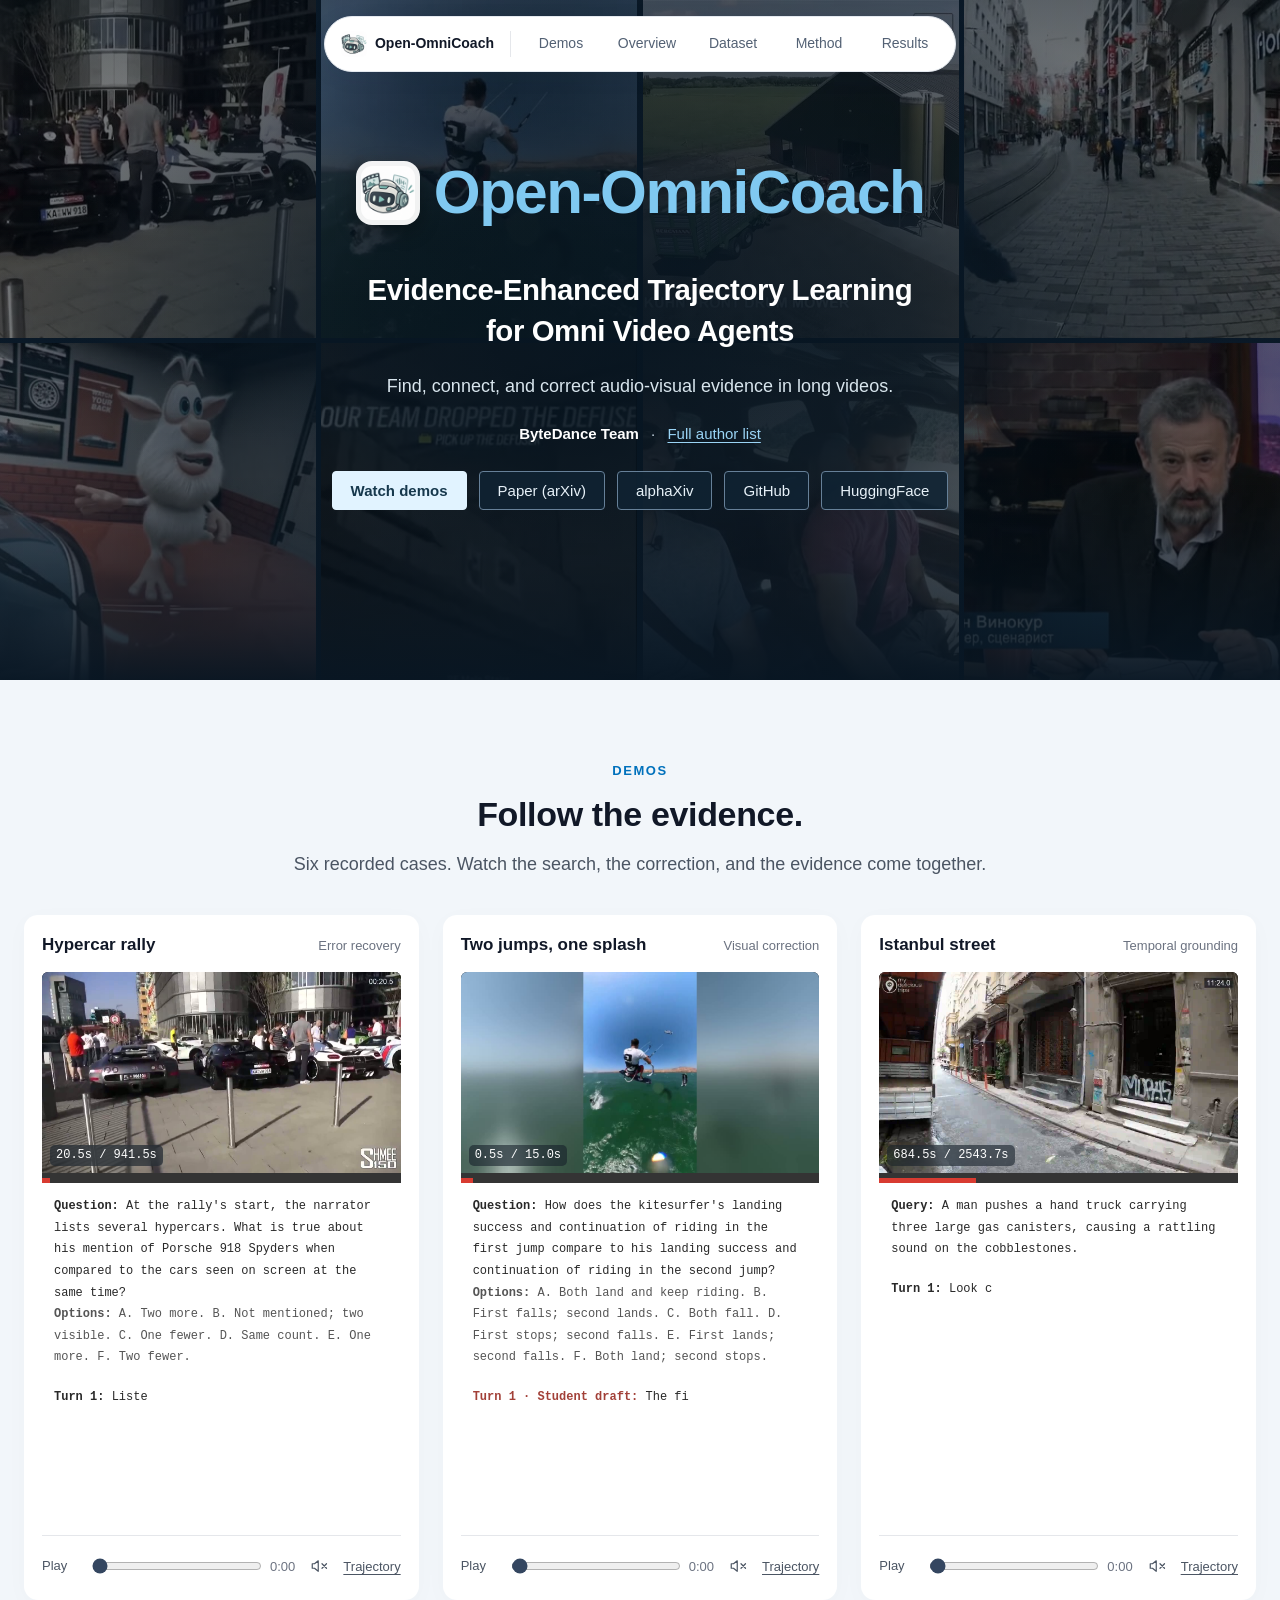
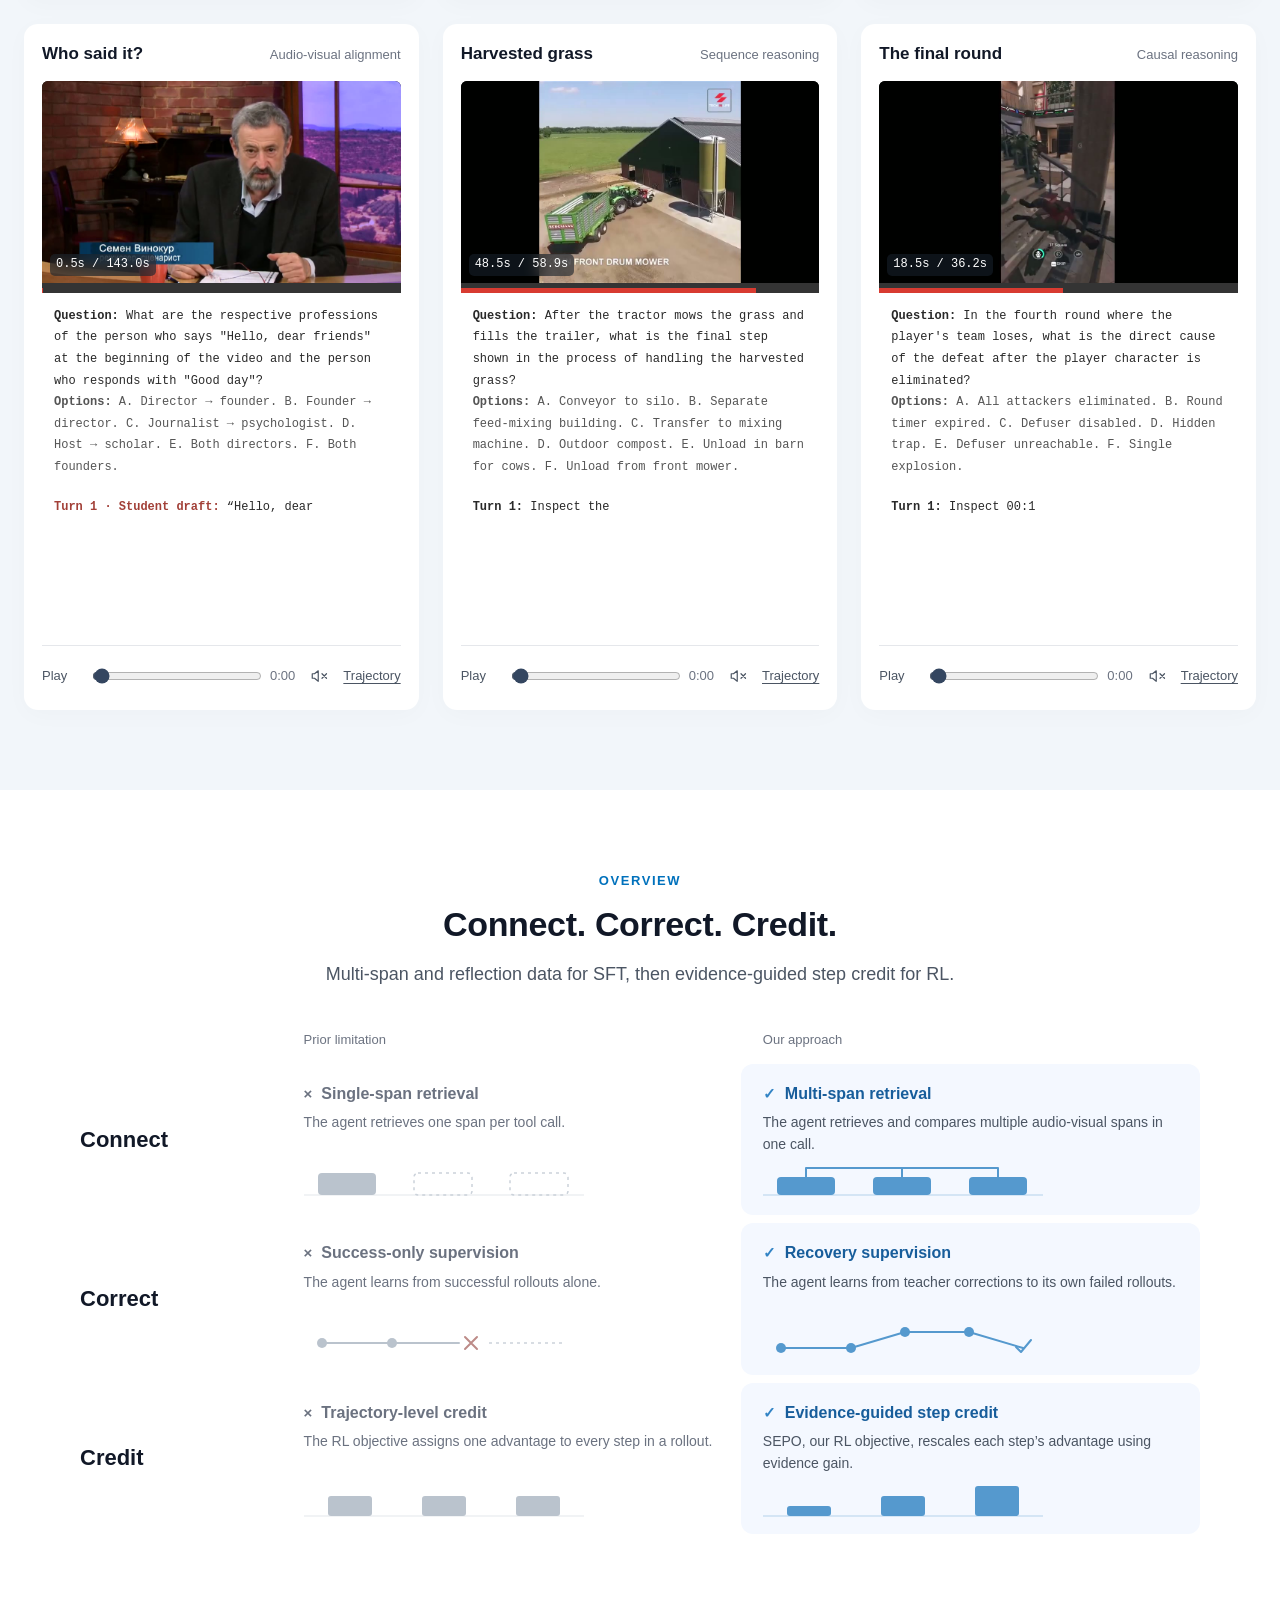
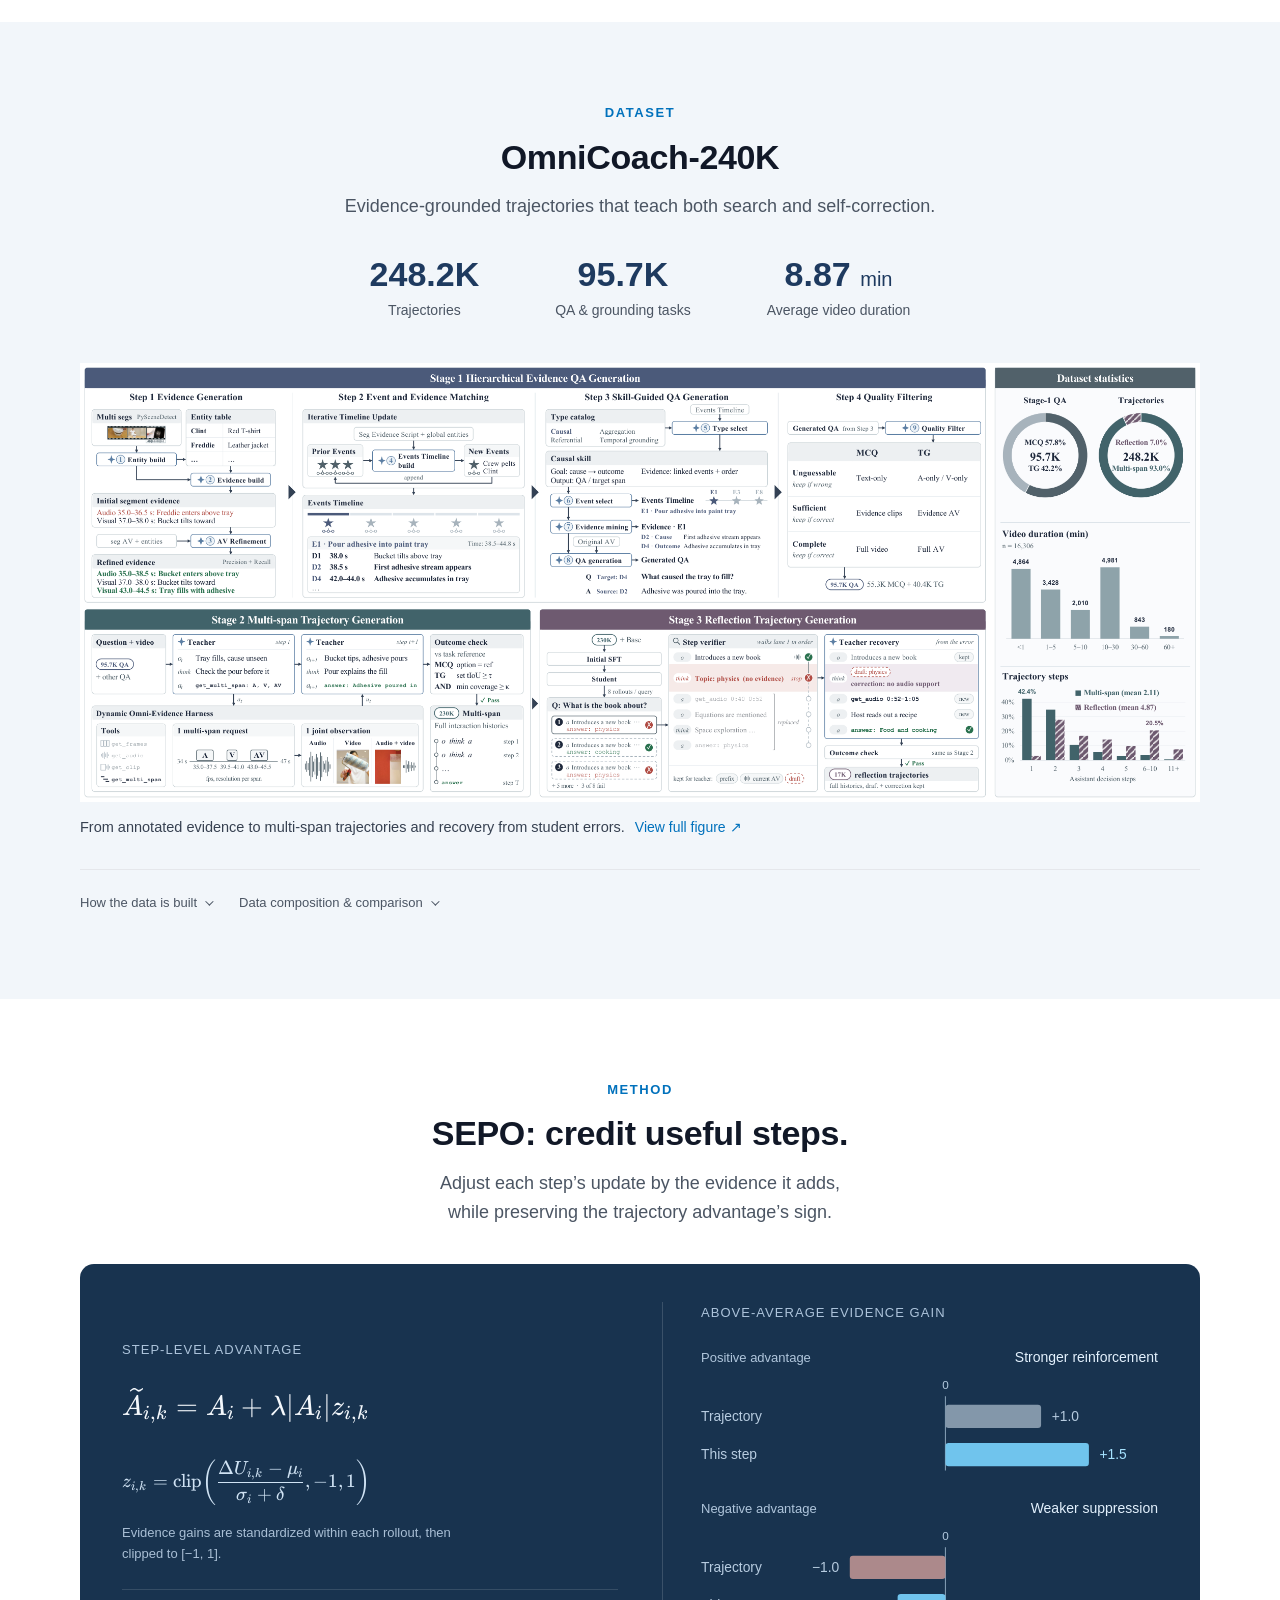
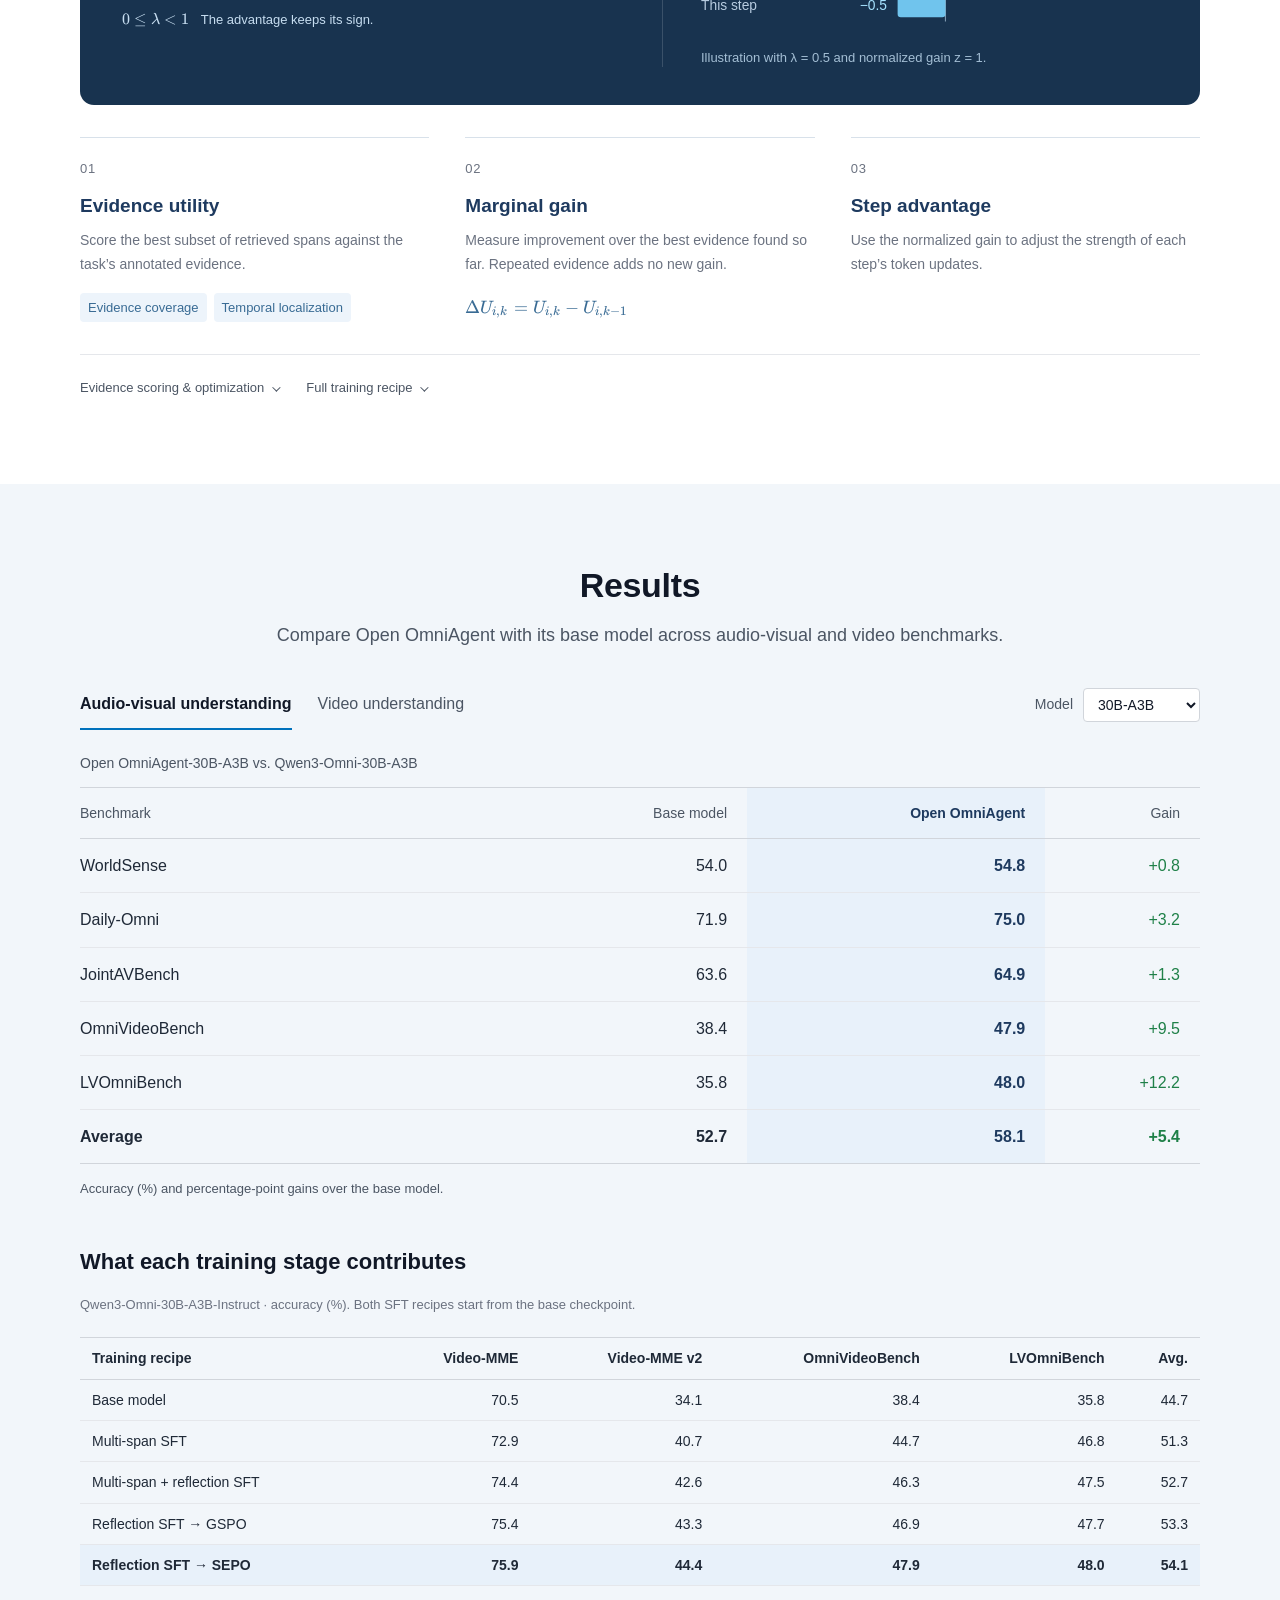
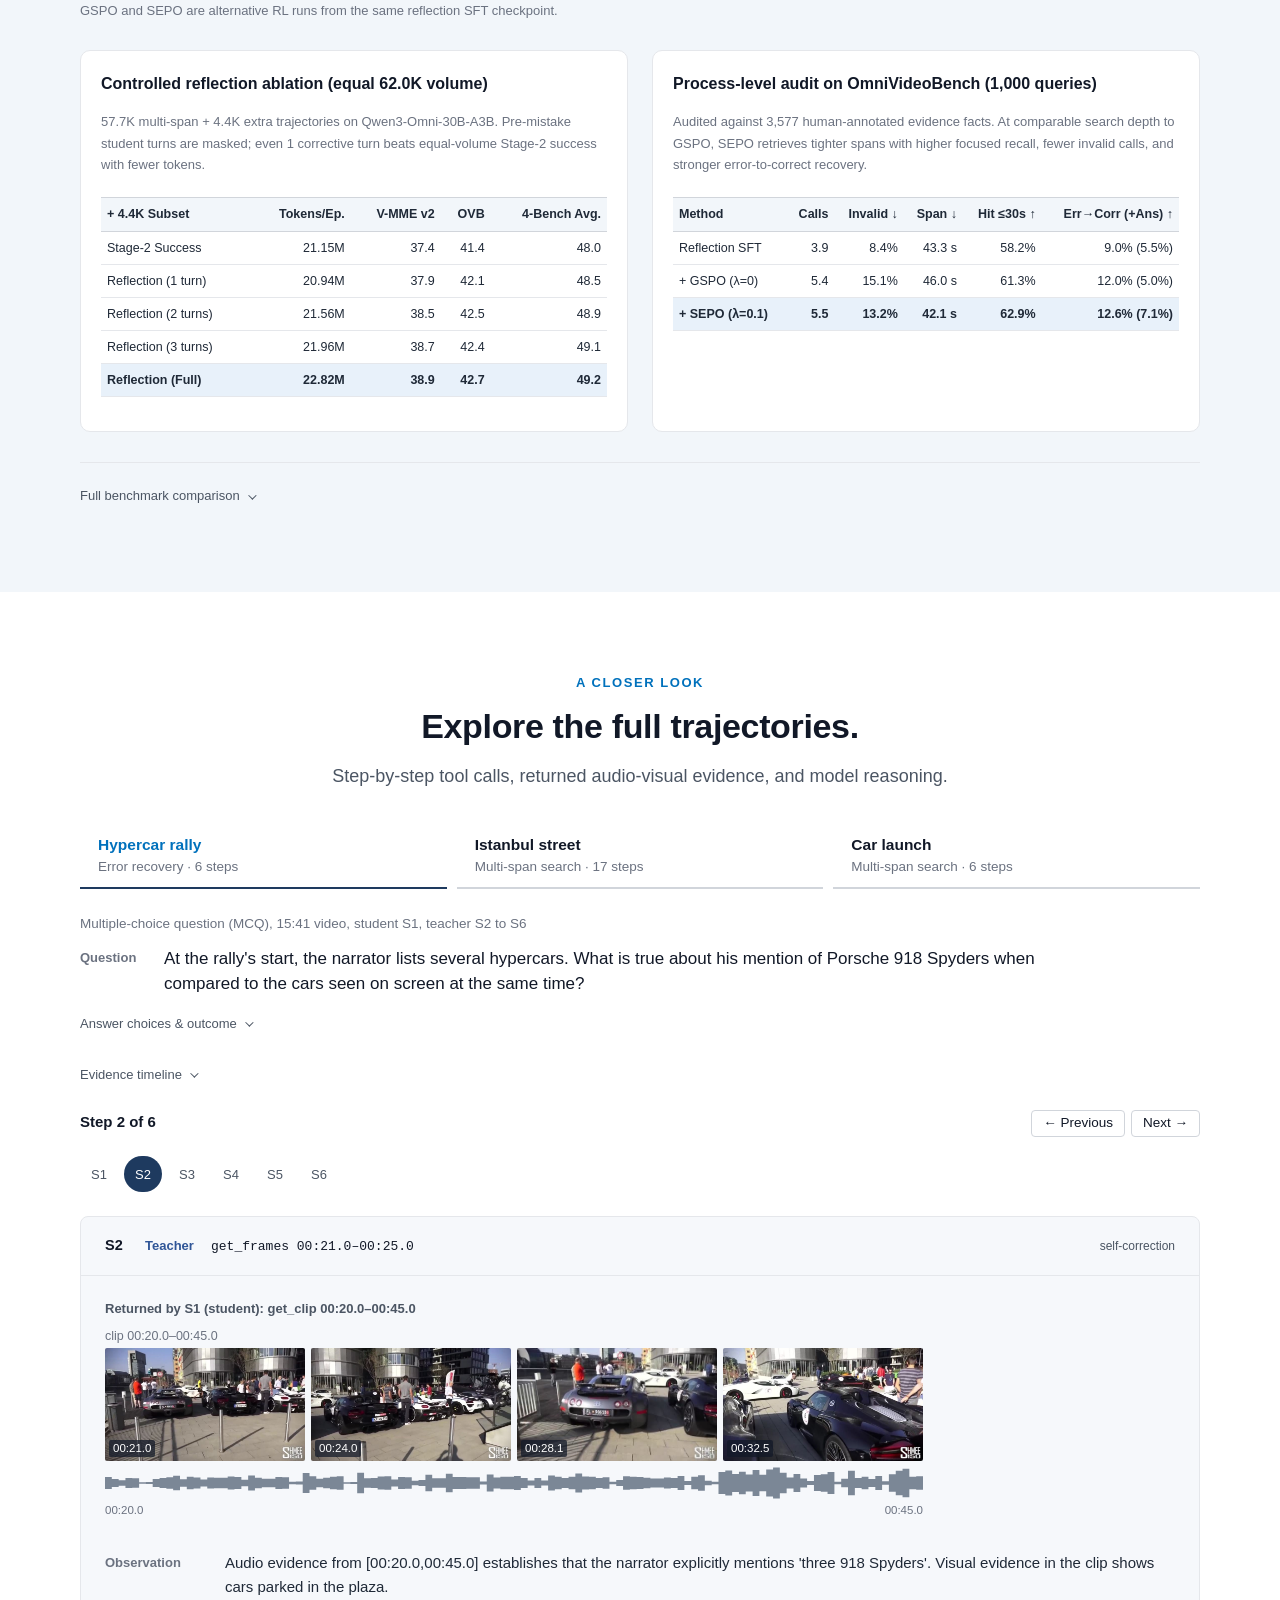
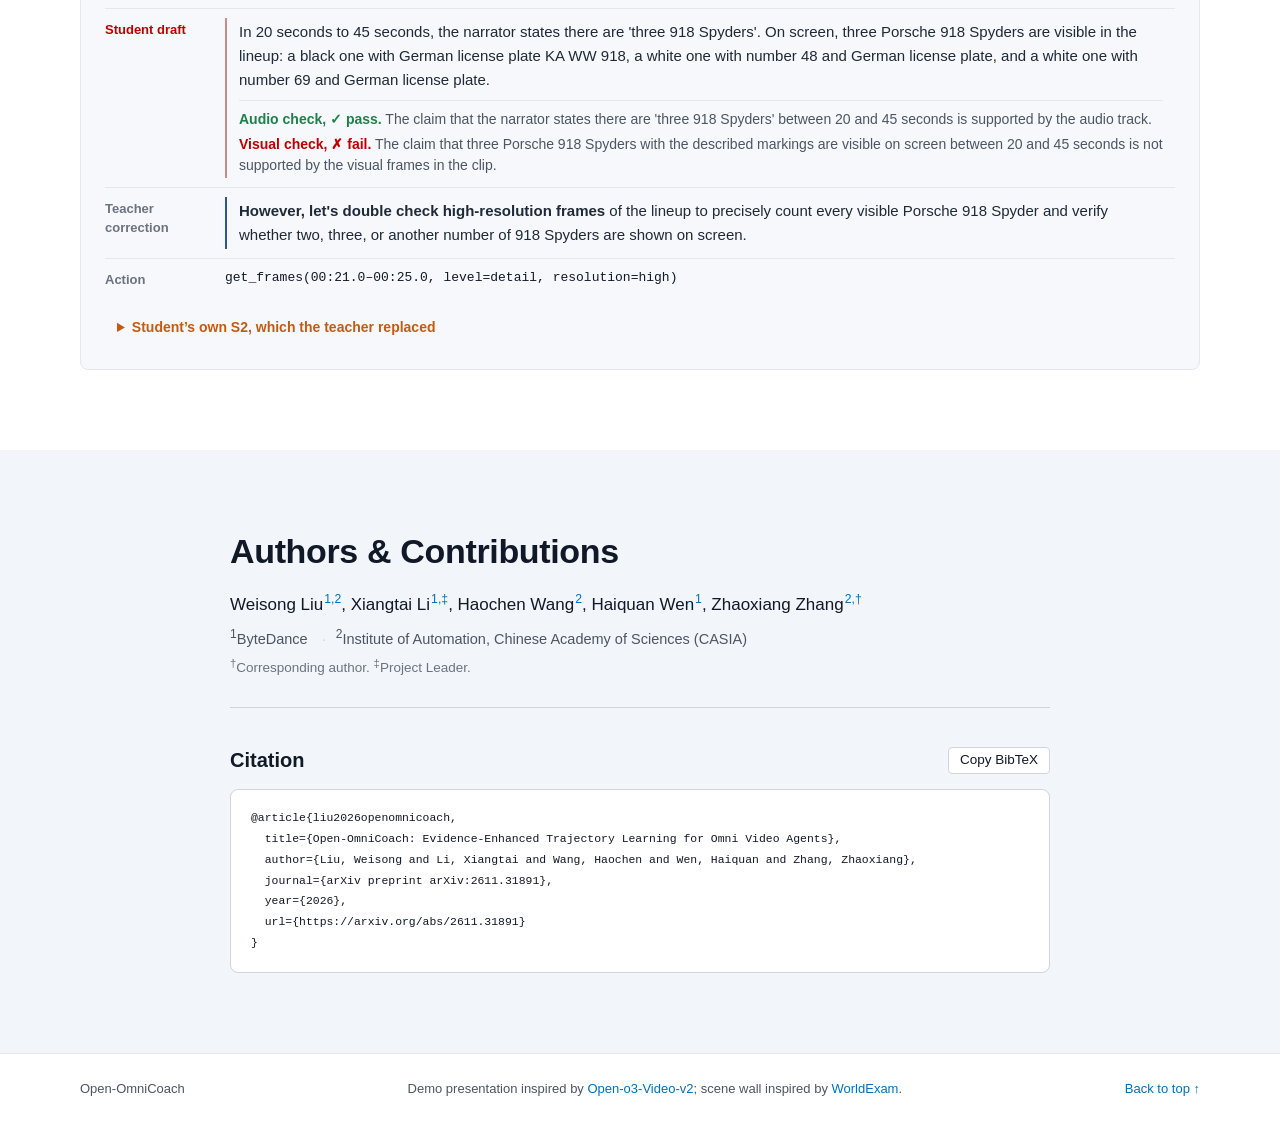
<file: index.html>
<!DOCTYPE html>
<html lang="en">
<head>
  <meta charset="utf-8">
  <meta name="viewport" content="width=device-width, initial-scale=1">
  <title>Open-OmniCoach: Evidence-Enhanced Trajectory Learning for Omni Video Agents</title>
  <meta name="description" content="Open-OmniCoach trains omni video agents to find, connect, and correct audio-visual evidence in long videos, with the OmniCoach-240K trajectory dataset and SEPO, a step-level RL method.">
  <link rel="icon" type="image/png" href="static/images/favicon_64.png">
  <link rel="stylesheet" href="static/vendor/katex/katex.min.css?v=0.19.0">
  <link rel="stylesheet" href="static/css/index.css?v=b3f87d8602">
  <script defer src="static/data/traces.js?v=a4534a3183"></script>
  <script defer src="static/data/demos.js?v=e6babc705b"></script>
  <script defer src="static/data/demo_copy.js?v=692813e944"></script>
  <script defer src="static/data/more_demos.js?v=6d86a7ba88"></script>
  <script defer src="static/data/kitesurf_demo.js?v=dd6dd62b85"></script>
  <script defer src="static/js/main.js?v=482e67e0df"></script>
</head>
<body>
<a class="skip-link" href="#demos">Skip to content</a>

<header class="site-nav">
  <div class="nav-inner">
    <a class="brand" href="#top">
      <img src="static/images/icon_128.png" alt="" width="30" height="30">
      <span>Open-OmniCoach</span>
    </a>
    <nav aria-label="Page sections">
      <ul class="nav-links">
        <li><a href="#demos">Demos</a></li>
        <li><a href="#overview">Overview</a></li>
        <li><a href="#data">Dataset</a></li>
        <li><a href="#post-training">Method</a></li>
        <li><a href="#results">Results</a></li>
      </ul>
    </nav>
  </div>
</header>

<main id="top">

  <section class="hero hero-wall" aria-labelledby="paper-title">
    <div class="hero-mosaic" aria-label="Explore eight recorded video cases"></div>
    <div class="hero-scrim" aria-hidden="true"></div>
    <div class="container">
      <h1 class="paper-title" id="paper-title">
        <span class="paper-wordmark"><img class="paper-icon" src="static/images/icon_256.png" alt="" width="64" height="64"><span class="name">Open-OmniCoach</span></span>
        <span class="paper-subtitle">Evidence-Enhanced Trajectory Learning<br class="br-wide"> for Omni Video Agents</span>
      </h1>
      <p class="tagline">Find, connect, and correct audio-visual evidence in long videos.</p>
      <p class="paper-meta"><strong>ByteDance Team</strong> <span aria-hidden="true">·</span> <a href="#authors">Full author list</a></p>
      <div class="link-row">
        <a class="btn btn-primary" href="#demos">Watch demos</a>
        <a class="btn" href="https://arxiv.org/abs/2611.31891" target="_blank" rel="noopener">Paper (arXiv)</a>
        <a class="btn" href="https://www.alphaxiv.org/abs/2611.31891" target="_blank" rel="noopener">alphaXiv</a>
        <a class="btn" href="https://github.com/Open-OmniCoach/omnicoach" target="_blank" rel="noopener">GitHub</a>
        <a class="btn" href="https://huggingface.co/collections/Open-OmniCoach/open-omnicoach-6b02b581ecac90284c6009d9" target="_blank" rel="noopener">HuggingFace</a>
      </div>
    </div>
  </section>

  <section class="section section-alt" id="demos" aria-labelledby="demos-title">
    <div class="container">
      <div class="section-heading">
        <p class="eyebrow">Demos</p><h2 id="demos-title">Follow the evidence.</h2>
        <p>Six recorded cases. Watch the search, the correction, and the evidence come together.</p>
      </div>

      <div class="demos dm-gallery" id="demo-player">
        <template id="demo-template">
        <article class="dm-panel">
          <header class="dm-case-heading"><h3></h3><span></span></header>
          <div class="dm-canvas">
            <div class="dm-stage">
              <video playsinline muted preload="metadata"></video>
              <img class="dm-still" alt="" hidden>
              <div class="dm-boxes" aria-hidden="true"></div>
              <span class="dm-source-time"></span>
              <p class="dm-error" role="status" hidden></p>
            </div>
            <div class="dm-source-track" aria-hidden="true"><div class="dm-source-spans"></div><div class="dm-source-progress"></div></div>
            <div class="dm-transcript" tabindex="0" role="region" aria-label="Progressive reasoning transcript"></div>
          </div>
          <div class="dm-controls">
            <button type="button" class="dm-play">Play</button>
            <input class="dm-seek" type="range" min="0" max="1" step="0.1" value="0" aria-label="Demo playback position">
            <span class="dm-elapsed"></span>
            <button type="button" class="dm-sound" aria-pressed="false" aria-label="Turn sound on" title="Sound off"><svg viewBox="0 0 24 24" width="18" height="18" aria-hidden="true"><path d="M11 5 6 9H3v6h3l5 4Z"/><path class="sound-muted" d="m16 9 6 6m0-6-6 6"/><path class="sound-waves" d="M15 8a6 6 0 0 1 0 8m3-11a10 10 0 0 1 0 14"/></svg></button>
            <a class="dm-more-link" href="#trajectories">Trajectory</a>
          </div>
        </article>
        </template>
        <noscript><p>The demo player needs JavaScript. The evidence videos are in <code>static/videos/</code>.</p></noscript>
      </div>
    </div>
  </section>

  <section class="section" id="overview" aria-labelledby="overview-title"><div class="container method-overview">
<div class="section-heading"><p class="eyebrow">Overview</p><h2 id="overview-title">Connect. Correct. Credit.</h2><p>Multi-span and reflection data for SFT, then evidence-guided step credit for RL.</p></div>
<table class="feature-table" aria-label="Three training mechanisms">
<thead><tr><th scope="col"><span class="visually-hidden">Mechanism</span></th><th scope="col">Prior limitation</th><th scope="col">Our approach</th></tr></thead>
<tbody>
<tr><th scope="row"><span class="pillar-label">Connect</span></th>
<td data-label="Prior limitation"><div class="feature-cell"><strong><span class="feature-status" aria-hidden="true">×</span>Single-span retrieval</strong><p>The agent retrieves one span per tool call.</p><svg class="micro-diagram" viewBox="0 0 280 36" aria-hidden="true"><path d="M0 30H280" class="micro-track"/><rect x="14" y="8" width="58" height="22" rx="4" fill="currentColor"/><rect x="110" y="8" width="58" height="22" rx="4" class="micro-empty"/><rect x="206" y="8" width="58" height="22" rx="4" class="micro-empty"/></svg></div></td>
<td data-label="Our approach" class="feature-ours"><div class="feature-cell"><strong><span class="feature-status" aria-hidden="true">✓</span>Multi-span retrieval</strong><p>The agent retrieves and compares multiple audio-visual spans in one call.</p><svg class="micro-diagram" viewBox="0 0 280 36" aria-hidden="true"><path d="M0 30H280" class="micro-track"/><path d="M43 12V3H235V12M139 3V12" class="micro-link"/><g fill="currentColor"><rect x="14" y="12" width="58" height="18" rx="4"/><rect x="110" y="12" width="58" height="18" rx="4"/><rect x="206" y="12" width="58" height="18" rx="4"/></g></svg></div></td></tr>
<tr><th scope="row"><span class="pillar-label">Correct</span></th>
<td data-label="Prior limitation"><div class="feature-cell"><strong><span class="feature-status" aria-hidden="true">×</span>Success-only supervision</strong><p>The agent learns from successful rollouts alone.</p><svg class="micro-diagram" viewBox="0 0 280 36" aria-hidden="true"><path d="M18 18H155" class="micro-link"/><g fill="currentColor"><circle cx="18" cy="18" r="5"/><circle cx="88" cy="18" r="5"/></g><path d="M161 12L173 24M173 12L161 24" class="micro-error"/><path d="M185 18H260" class="micro-empty"/></svg></div></td>
<td data-label="Our approach" class="feature-ours"><div class="feature-cell"><strong><span class="feature-status" aria-hidden="true">✓</span>Recovery supervision</strong><p>The agent learns from teacher corrections to its own failed rollouts.</p><svg class="micro-diagram" viewBox="0 0 280 36" aria-hidden="true"><path d="M18 23H88L142 7H206L260 23" class="micro-link"/><g fill="currentColor"><circle cx="18" cy="23" r="5"/><circle cx="88" cy="23" r="5"/><circle cx="142" cy="7" r="5"/><circle cx="206" cy="7" r="5"/></g><path d="M253 22L258 27L268 15" class="micro-link"/></svg></div></td></tr>
<tr><th scope="row"><span class="pillar-label">Credit</span></th>
<td data-label="Prior limitation"><div class="feature-cell"><strong><span class="feature-status" aria-hidden="true">×</span>Trajectory-level credit</strong><p>The RL objective assigns one advantage to every step in a rollout.</p><svg class="micro-diagram" viewBox="0 0 280 36" aria-hidden="true"><path d="M0 32H280" class="micro-track"/><g fill="currentColor"><rect x="24" y="12" width="44" height="20" rx="3"/><rect x="118" y="12" width="44" height="20" rx="3"/><rect x="212" y="12" width="44" height="20" rx="3"/></g></svg></div></td>
<td data-label="Our approach" class="feature-ours"><div class="feature-cell"><strong><span class="feature-status" aria-hidden="true">✓</span>Evidence-guided step credit</strong><p>SEPO, our RL objective, rescales each step’s advantage using evidence gain.</p><svg class="micro-diagram" viewBox="0 0 280 36" aria-hidden="true"><path d="M0 32H280" class="micro-track"/><g fill="currentColor"><rect x="24" y="22" width="44" height="10" rx="3"/><rect x="118" y="12" width="44" height="20" rx="3"/><rect x="212" y="2" width="44" height="30" rx="3"/></g></svg></div></td></tr>
</tbody></table>
</div></section>

  <section class="section section-alt" id="data" aria-labelledby="data-title"><div class="container">
<div class="section-heading"><p class="eyebrow">Dataset</p><h2 id="data-title">OmniCoach-240K</h2><p>Evidence-grounded trajectories that teach both search and self-correction.</p></div>
<dl class="dataset-facts"><div><dt>Trajectories</dt><dd>248.2K</dd></div><div><dt>QA &amp; grounding tasks</dt><dd>95.7K</dd></div><div><dt>Average video duration</dt><dd>8.87 <span>min</span></dd></div></dl>
<figure class="teaser">
<a href="static/images/fig2_pipeline.png?v=300f4fbbd3" title="Open the full-resolution figure">
<img src="static/images/fig2_pipeline_2200.png?v=bbfbd2debd" loading="lazy" decoding="async"
srcset="static/images/fig2_pipeline_2200.png?v=bbfbd2debd 2200w, static/images/fig2_pipeline.png?v=300f4fbbd3 3300w"
sizes="(min-width: 1200px) 1120px, calc(100vw - 48px)"
width="2200" height="863" alt="OmniCoach-240K data generation pipeline."></a>
<figcaption>From annotated evidence to multi-span trajectories and recovery from student errors. <a class="fig-link" href="static/images/fig2_pipeline.png?v=300f4fbbd3">View full figure ↗</a></figcaption>
</figure><div class="supplement-links"><details class="section-details"><summary>How the data is built</summary><div class="details-body"><p><strong>Figure 2. OmniCoach-240K data generation pipeline.</strong> (a) Hierarchical evidence QA generation: fine-grained audio-visual scripts are linked to a global event timeline, supporting skill-guided MCQ and TG generation followed by quality-aware filtering. (b) Multi-span trajectory generation: using Stage-1 and other-source QA samples, a teacher generates trajectories in the Dynamic Omni-Evidence Harness, which supports joint evidence acquisition across multiple time spans and modalities. (c) Reflection trajectory generation: a verifier diagnoses errors in student rollouts. At confirmed recovery points, a teacher preserves the erroneous draft, adds an evidence-grounded correction and a revised action, and continues the interaction. Both teacher and reflection trajectories are retained only after passing task-level outcome checks. <a class="fig-link" href="static/images/fig2_pipeline.png">Full resolution (PNG)</a></p><div class="stages">
<div class="stage">
<h3>Stage 1: Hierarchical Evidence QA Generation</h3>
<p class="stage-meta">95.7K tasks: 55.3K MCQ and 40.4K TG.</p>
<ol class="stage-steps">
<li><b>Fine-grained Evidence Generation.</b> Segment-level audio-visual scripts record people, sound sources, and objects with a global entity table. Audiovisual Script Refinement then re-examines each segment to fix sound-source attribution, boundary drift, and missing facts.</li>
<li><b>Event and Evidence Matching.</b> Scripts are merged into a concise global event timeline. Each event keeps links to its source intervals, so task construction can pick events top-down and expand local evidence bottom-up.</li>
<li><b>Skill-guided QA Generation.</b> 18 MCQ reasoning skills and one TG skill guide the model to compose events and confounding distractors while recording task-level evidence annotations <span class="math"><var>𝒜</var><sub>x</sub></span>.</li>
<li><b>Quality-aware Filtering.</b> Text-only guessable MCQs are dropped. A verifier answers each task from <span class="math"><var>𝒜</var><sub>x</sub></span> alone and from the full video; the answers must agree. TG requires a one-to-one match with a tIoU above threshold.</li>
</ol>
</div>

<div class="stage">
<h3>Stage 2: Multi-Span Trajectory Generation</h3>
<div class="stage-body">
<div class="stage-prose">
<p>A teacher model (Gemini 3.6) interacts with the Dynamic Omni-Evidence Harness. Each trajectory starts with the task, tool specs, timestamped frames covering the whole video at 0.5 FPS (up to 256 frames at 224² pixels), and the full audio track. The teacher may issue up to 32 tool calls. Coarse frames are sampled at 1 FPS, detail frames at 2 FPS; the default longest side is 384 px, with resolution=high up to 1280 px for up to 5 s.</p>
<p>The key extension is <code>get_multi_span</code>, which requests 2–8 ordered intervals in one call, each returning frames, audio, or both. This lets the model compare candidate spans side by side instead of accumulating errors across sequential calls. Trajectories pass an outcome check: correct answer for MCQ, or set-level tIoU plus minimum coverage for TG.</p>
<p class="stage-links">See multi-span retrieval and harness-limit adaptation in the <a href="#trace-launch-S4">Car launch S4–S5 explorer</a>, and 4-span visual search in the <a href="#trace-istanbul-S14">Istanbul S13–S14 explorer</a> / <a href="#demo-istanbul">Istanbul video demo</a>.</p>
</div>
<div class="stage-table">
<table class="tool-table" aria-labelledby="tool-table-title">
<caption class="visually-hidden" id="tool-table-title">Dynamic Omni-Evidence Harness tool interface and per-call limits</caption>
<thead><tr><th scope="col">Tool</th><th scope="col">Intervals</th><th scope="col">Returned evidence</th><th scope="col">Per-call limit</th></tr></thead>
<tbody>
<tr><td><code>get_frames</code></td><td>1</td><td>Sampled frames</td><td>At most 256 frames</td></tr>
<tr><td><code>get_audio</code></td><td>1</td><td>Continuous audio</td><td>At most 256 s</td></tr>
<tr><td><code>get_clip</code></td><td>1</td><td>Frames + audio</td><td>At most 60 s</td></tr>
<tr class="ours"><td><code>get_multi_span</code></td><td>2–8 ordered</td><td>Frames, audio, or both per interval</td><td>At most 256 frames and 128 s audio total</td></tr>
</tbody>
</table>
</div>
</div>
</div>

<div class="stage">
<h3>Stage 3: Reflection Trajectory Generation</h3>
<p class="stage-meta">17.4K reflection trajectories from failed student rollouts.</p>
<ol class="stage-steps">
<li><b>Trajectory Collection.</b> Eight rollouts per query are sampled from the Stage-2 SFT student; failed trajectories are selected for diagnosis.</li>
<li><b>AV-Decoupled Stepwise Verification.</b> A verifier examines key steps in temporal order, checking audio, visual, cross-modal, and agentic support, and stops at the first confirmed error.</li>
<li><b>Same-Turn Recovery.</b> The student's erroneous draft is preserved, an evidence-grounded correction and revised tool call are added in the same turn, and the trajectory continues to a verified final answer.</li>
</ol>
<p class="stage-links">Inspect a real student visual hallucination and teacher high-resolution recovery in the <a href="#trace-porsche-S2">Porsche S2 explorer</a> / <a href="#demo-porsche">Porsche video demo</a>.</p>
</div>
</div>

</div></details><details class="section-details"><summary>Data composition &amp; comparison</summary><div class="details-body"><div class="data-composition">
<figure class="sankey">
<a href="static/images/data_flow_sankey.png?v=30d93db7e4" title="Open the full-resolution figure">
<img src="static/images/data_flow_sankey.png?v=30d93db7e4" loading="lazy" decoding="async" width="1600" height="873" alt="QA data flow behind OmniCoach-240K."></a>
<figcaption><strong>Figure 3. QA data flow behind OmniCoach-240K.</strong> Band widths encode video hours between the first two columns and QA counts afterward. The brackets mark the source videos, Stage-1 (Hierarchical Evidence QA Generation), and the QA samples used for Stage-2 and Stage-3 trajectory generation; other-source QA samples join in the third column. Filtered out: source videos without any retained QA sample. Agentic SFT QA: QA samples covered by at least one retained Stage-2 teacher or Stage-3 reflection trajectory. <a class="fig-link" href="static/images/data_flow_sankey.png">Full resolution (PNG)</a></figcaption>
</figure>

<h3 class="table-title" id="dataset-title">Comparison with existing video and omni-video training datasets</h3>
<table class="dataset-comp" aria-labelledby="dataset-title">
<thead>
<tr>
<th scope="col" rowspan="2">Dataset</th>
<th scope="col" rowspan="2">Mod.</th>
<th scope="col" colspan="4">Diverse QA</th>
<th scope="col" colspan="2">Dynamic Evidence Acquisition</th>
<th scope="col" rowspan="2">Error Recovery</th>
</tr>
<tr>
<th scope="col">#QA</th>
<th scope="col">Formats</th>
<th scope="col">Avg. Duration</th>
<th scope="col">Evidence Ann.</th>
<th scope="col">#Traj.</th>
<th scope="col">Multi-span</th>
</tr>
</thead>
<tbody>
<tr><td>LongVALE</td><td>AV</td><td>N.R.</td><td>TG, FF</td><td>3.9 min</td><td>Time + text</td><td>--</td><td>--</td><td>×</td></tr>
<tr><td>OmniVideo-100K</td><td>AV</td><td>100K</td><td>MCQ, FF</td><td>103 s</td><td>Time + text</td><td>--</td><td>--</td><td>×</td></tr>
<tr><td>LongVT</td><td>V</td><td>N.R.</td><td>TG, FF</td><td>N.R.</td><td>Time</td><td>34.6K</td><td>×</td><td>×</td></tr>
<tr><td>Video-o3</td><td>V</td><td>N.R.</td><td>MCQ, FF</td><td>N.R.</td><td>Time</td><td>173K</td><td>×</td><td>✓<sup>†</sup></td></tr>
<tr><td>OmniAgent</td><td>AV</td><td>N.R.</td><td>TG, MCQ, FF</td><td>N.R.</td><td>N.R.</td><td>58K</td><td>×</td><td>✓<sup>†</sup></td></tr>
<tr class="ours"><th scope="row">Open OmniCoach (Ours)</th><td>AV</td><td>95.7K</td><td>TG, MCQ, FF</td><td>8.87 min</td><td>Time + modality</td><td>248.2K</td><td>✓</td><td>✓</td></tr>
</tbody>
</table>
<p class="table-note">TG: temporal grounding; MCQ: multiple-choice QA; FF: free-form QA/generation; N.R.: not reported. For Ours, average duration is the mean duration of unique videos covered by QA data. In Error Recovery, ✓<sup>†</sup> denotes synthetic self-reflection samples (Video-o3) or teacher retries on environment errors (OmniAgent), whereas Open OmniCoach recovers from failed student rollouts.</p>
</div></div></details></div></div></section>

  <section class="section" id="post-training" aria-labelledby="post-training-title"><div class="container">
<div class="section-heading"><p class="eyebrow">Method</p><h2 id="post-training-title">SEPO: credit useful steps.</h2><p>Adjust each step’s update by the evidence it adds, while preserving the trajectory advantage’s sign.</p></div>
<div class="sepo-lab" aria-label="How SEPO adjusts step advantages">
  <div class="sepo-rule">
    <p class="sepo-label">Step-level advantage</p>
    <div class="sepo-main-math"><!-- math:advantage --><span class="katex"><span class="katex-mathml"><math xmlns="http://www.w3.org/1998/Math/MathML"><semantics><mrow><msub><mover accent="true"><mi>A</mi><mo stretchy="true">~</mo></mover><mrow><mi>i</mi><mo separator="true">,</mo><mi>k</mi></mrow></msub><mo>=</mo><msub><mi>A</mi><mi>i</mi></msub><mo>+</mo><mi>λ</mi><mo stretchy="false">∣</mo><msub><mi>A</mi><mi>i</mi></msub><mo stretchy="false">∣</mo><msub><mi>z</mi><mrow><mi>i</mi><mo separator="true">,</mo><mi>k</mi></mrow></msub></mrow><annotation encoding="application/x-tex">\widetilde A_{i,k}=A_i+\lambda\lvert A_i\rvert z_{i,k}</annotation></semantics></math></span><span class="katex-html" aria-hidden="true"><span class="katex-base"><span class="katex-strut" style="height:1.2294em;vertical-align:-0.2861em;"></span><span class="mord"><span class="mord katex-accent"><span class="vlist-t"><span class="vlist-r"><span class="vlist" style="height:0.9433em;"><span style="top:-3em;"><span class="pstrut" style="height:3em;"></span><span class="mord mathnormal">A</span></span><span class="svg-align" style="width:calc(100% - 0.2778em);margin-left:0.2778em;top:-3.6833em;"><span class="pstrut" style="height:3em;"></span><span style="height:0.26em;"><svg xmlns="http://www.w3.org/2000/svg" width="100%" height="0.26em" viewBox="0 0 600 260" preserveAspectRatio="none"><path d="M200 55.538c-77 0-168 73.953-177 73.953-3 0-7
-2.175-9-5.437L2 97c-1-2-2-4-2-6 0-4 2-7 5-9l20-12C116 12 171 0 207 0c86 0
 114 68 191 68 78 0 168-68 177-68 4 0 7 2 9 5l12 19c1 2.175 2 4.35 2 6.525 0
 4.35-2 7.613-5 9.788l-19 13.05c-92 63.077-116.937 75.308-183 76.128
-68.267.847-113-73.952-191-73.952z"/></svg></span></span></span></span></span></span><span class="msupsub"><span class="vlist-t vlist-t2"><span class="vlist-r"><span class="vlist" style="height:0.3361em;"><span style="top:-2.55em;margin-left:0em;margin-right:0.05em;"><span class="pstrut" style="height:2.7em;"></span><span class="katex-sizing reset-size6 size3 mtight"><span class="mord mtight"><span class="mord mathnormal mtight">i</span><span class="mpunct mtight">,</span><span class="mord mathnormal mtight" style="margin-right:0.0315em;">k</span></span></span></span></span><span class="vlist-s">​</span></span><span class="vlist-r"><span class="vlist" style="height:0.2861em;"><span></span></span></span></span></span></span><span class="mspace" style="margin-right:0.2778em;"></span><span class="mrel">=</span><span class="mspace" style="margin-right:0.2778em;"></span></span><span class="katex-base"><span class="katex-strut" style="height:0.8333em;vertical-align:-0.15em;"></span><span class="mord"><span class="mord mathnormal">A</span><span class="msupsub"><span class="vlist-t vlist-t2"><span class="vlist-r"><span class="vlist" style="height:0.3117em;"><span style="top:-2.55em;margin-left:0em;margin-right:0.05em;"><span class="pstrut" style="height:2.7em;"></span><span class="katex-sizing reset-size6 size3 mtight"><span class="mord mathnormal mtight">i</span></span></span></span><span class="vlist-s">​</span></span><span class="vlist-r"><span class="vlist" style="height:0.15em;"><span></span></span></span></span></span></span><span class="mspace" style="margin-right:0.2222em;"></span><span class="mbin">+</span><span class="mspace" style="margin-right:0.2222em;"></span></span><span class="katex-base"><span class="katex-strut" style="height:1.0361em;vertical-align:-0.2861em;"></span><span class="mord mathnormal">λ</span><span class="mopen">∣</span><span class="mord"><span class="mord mathnormal">A</span><span class="msupsub"><span class="vlist-t vlist-t2"><span class="vlist-r"><span class="vlist" style="height:0.3117em;"><span style="top:-2.55em;margin-left:0em;margin-right:0.05em;"><span class="pstrut" style="height:2.7em;"></span><span class="katex-sizing reset-size6 size3 mtight"><span class="mord mathnormal mtight">i</span></span></span></span><span class="vlist-s">​</span></span><span class="vlist-r"><span class="vlist" style="height:0.15em;"><span></span></span></span></span></span></span><span class="mclose">∣</span><span class="mord"><span class="mord mathnormal" style="margin-right:0.044em;">z</span><span class="msupsub"><span class="vlist-t vlist-t2"><span class="vlist-r"><span class="vlist" style="height:0.3361em;"><span style="top:-2.55em;margin-left:-0.044em;margin-right:0.05em;"><span class="pstrut" style="height:2.7em;"></span><span class="katex-sizing reset-size6 size3 mtight"><span class="mord mtight"><span class="mord mathnormal mtight">i</span><span class="mpunct mtight">,</span><span class="mord mathnormal mtight" style="margin-right:0.0315em;">k</span></span></span></span></span><span class="vlist-s">​</span></span><span class="vlist-r"><span class="vlist" style="height:0.2861em;"><span></span></span></span></span></span></span></span></span></span><!-- /math:advantage --></div>
    <div class="sepo-normalized-math"><!-- math:normalized --><span class="katex-display"><span class="katex"><span class="katex-mathml"><math xmlns="http://www.w3.org/1998/Math/MathML" display="block"><semantics><mrow><msub><mi>z</mi><mrow><mi>i</mi><mo separator="true">,</mo><mi>k</mi></mrow></msub><mo>=</mo><mi mathvariant="normal">clip</mi><mo>⁡</mo><mtext> ⁣</mtext><mrow><mo fence="true">(</mo><mfrac><mrow><mi mathvariant="normal">Δ</mi><msub><mi>U</mi><mrow><mi>i</mi><mo separator="true">,</mo><mi>k</mi></mrow></msub><mo>−</mo><msub><mi>μ</mi><mi>i</mi></msub></mrow><mrow><msub><mi>σ</mi><mi>i</mi></msub><mo>+</mo><mi>δ</mi></mrow></mfrac><mo separator="true">,</mo><mo>−</mo><mn>1</mn><mo separator="true">,</mo><mn>1</mn><mo fence="true">)</mo></mrow></mrow><annotation encoding="application/x-tex">z_{i,k}=\operatorname{clip}\!\left(\frac{\Delta U_{i,k}-\mu_i}{\sigma_i+\delta},-1,1\right)</annotation></semantics></math></span><span class="katex-html" aria-hidden="true"><span class="katex-base"><span class="katex-strut" style="height:0.7167em;vertical-align:-0.2861em;"></span><span class="mord"><span class="mord mathnormal" style="margin-right:0.044em;">z</span><span class="msupsub"><span class="vlist-t vlist-t2"><span class="vlist-r"><span class="vlist" style="height:0.3361em;"><span style="top:-2.55em;margin-left:-0.044em;margin-right:0.05em;"><span class="pstrut" style="height:2.7em;"></span><span class="katex-sizing reset-size6 size3 mtight"><span class="mord mtight"><span class="mord mathnormal mtight">i</span><span class="mpunct mtight">,</span><span class="mord mathnormal mtight" style="margin-right:0.0315em;">k</span></span></span></span></span><span class="vlist-s">​</span></span><span class="vlist-r"><span class="vlist" style="height:0.2861em;"><span></span></span></span></span></span></span><span class="mspace" style="margin-right:0.2778em;"></span><span class="mrel">=</span><span class="mspace" style="margin-right:0.2778em;"></span></span><span class="katex-base"><span class="katex-strut" style="height:2.4em;vertical-align:-0.95em;"></span><span class="mop"><span class="mord mathrm">clip</span></span><span class="mspace" style="margin-right:-0.1667em;"></span><span class="mspace" style="margin-right:0.1667em;"></span><span class="minner"><span class="mopen delimcenter" style="top:0em;"><span class="delimsizing size3">(</span></span><span class="mord"><span class="mopen nulldelimiter"></span><span class="mfrac"><span class="vlist-t vlist-t2"><span class="vlist-r"><span class="vlist" style="height:1.3603em;"><span style="top:-2.314em;"><span class="pstrut" style="height:3em;"></span><span class="mord"><span class="mord"><span class="mord mathnormal" style="margin-right:0.0359em;">σ</span><span class="msupsub"><span class="vlist-t vlist-t2"><span class="vlist-r"><span class="vlist" style="height:0.3117em;"><span style="top:-2.55em;margin-left:-0.0359em;margin-right:0.05em;"><span class="pstrut" style="height:2.7em;"></span><span class="katex-sizing reset-size6 size3 mtight"><span class="mord mathnormal mtight">i</span></span></span></span><span class="vlist-s">​</span></span><span class="vlist-r"><span class="vlist" style="height:0.15em;"><span></span></span></span></span></span></span><span class="mspace" style="margin-right:0.2222em;"></span><span class="mbin">+</span><span class="mspace" style="margin-right:0.2222em;"></span><span class="mord mathnormal" style="margin-right:0.0379em;">δ</span></span></span><span style="top:-3.23em;"><span class="pstrut" style="height:3em;"></span><span class="frac-line" style="border-bottom-width:0.04em;"></span></span><span style="top:-3.677em;"><span class="pstrut" style="height:3em;"></span><span class="mord"><span class="mord">Δ</span><span class="mord"><span class="mord mathnormal" style="margin-right:0.109em;">U</span><span class="msupsub"><span class="vlist-t vlist-t2"><span class="vlist-r"><span class="vlist" style="height:0.3361em;"><span style="top:-2.55em;margin-left:-0.109em;margin-right:0.05em;"><span class="pstrut" style="height:2.7em;"></span><span class="katex-sizing reset-size6 size3 mtight"><span class="mord mtight"><span class="mord mathnormal mtight">i</span><span class="mpunct mtight">,</span><span class="mord mathnormal mtight" style="margin-right:0.0315em;">k</span></span></span></span></span><span class="vlist-s">​</span></span><span class="vlist-r"><span class="vlist" style="height:0.2861em;"><span></span></span></span></span></span></span><span class="mspace" style="margin-right:0.2222em;"></span><span class="mbin">−</span><span class="mspace" style="margin-right:0.2222em;"></span><span class="mord"><span class="mord mathnormal">μ</span><span class="msupsub"><span class="vlist-t vlist-t2"><span class="vlist-r"><span class="vlist" style="height:0.3117em;"><span style="top:-2.55em;margin-left:0em;margin-right:0.05em;"><span class="pstrut" style="height:2.7em;"></span><span class="katex-sizing reset-size6 size3 mtight"><span class="mord mathnormal mtight">i</span></span></span></span><span class="vlist-s">​</span></span><span class="vlist-r"><span class="vlist" style="height:0.15em;"><span></span></span></span></span></span></span></span></span></span><span class="vlist-s">​</span></span><span class="vlist-r"><span class="vlist" style="height:0.836em;"><span></span></span></span></span></span><span class="mclose nulldelimiter"></span></span><span class="mpunct">,</span><span class="mspace" style="margin-right:0.1667em;"></span><span class="mord">−</span><span class="mord">1</span><span class="mpunct">,</span><span class="mspace" style="margin-right:0.1667em;"></span><span class="mord">1</span><span class="mclose delimcenter" style="top:0em;"><span class="delimsizing size3">)</span></span></span></span></span></span></span><!-- /math:normalized --></div>
    <p class="sepo-rule-note">Evidence gains are standardized within each rollout, then clipped to [−1, 1].</p>
    <div class="sepo-guarantee"><span><!-- math:bound --><span class="katex"><span class="katex-mathml"><math xmlns="http://www.w3.org/1998/Math/MathML"><semantics><mrow><mn>0</mn><mo>≤</mo><mi>λ</mi><mo>&lt;</mo><mn>1</mn></mrow><annotation encoding="application/x-tex">0\leq\lambda&lt;1</annotation></semantics></math></span><span class="katex-html" aria-hidden="true"><span class="katex-base"><span class="katex-strut" style="height:0.7804em;vertical-align:-0.136em;"></span><span class="mord">0</span><span class="mspace" style="margin-right:0.2778em;"></span><span class="mrel">≤</span><span class="mspace" style="margin-right:0.2778em;"></span></span><span class="katex-base"><span class="katex-strut" style="height:0.7335em;vertical-align:-0.0391em;"></span><span class="mord mathnormal">λ</span><span class="mspace" style="margin-right:0.2778em;"></span><span class="mrel">&lt;</span><span class="mspace" style="margin-right:0.2778em;"></span></span><span class="katex-base"><span class="katex-strut" style="height:0.6444em;"></span><span class="mord">1</span></span></span></span><!-- /math:bound --></span><span>The advantage keeps its sign.</span></div>
  </div>
  <div class="sepo-effects">
    <p class="sepo-label">Above-average evidence gain</p>
    <figure class="sepo-effect">
      <figcaption><span>Positive advantage</span><strong>Stronger reinforcement</strong></figcaption>
      <svg viewBox="0 0 430 92" role="img" aria-label="Positive advantage: trajectory plus 1 becomes step advantage plus 1.5.">
        <path class="sepo-zero" d="M230 18V88"/><text class="sepo-zero-label" x="230" y="11">0</text>
        <text class="sepo-bar-label" x="0" y="41">Trajectory</text><rect class="sepo-before" x="230" y="26" width="90" height="22" rx="3"/><text class="sepo-value" x="330" y="41">+1.0</text>
        <text class="sepo-bar-label" x="0" y="77">This step</text><rect class="sepo-after" x="230" y="62" width="135" height="22" rx="3"/><text class="sepo-value sepo-value-after" x="375" y="77">+1.5</text>
      </svg>
    </figure>
    <figure class="sepo-effect">
      <figcaption><span>Negative advantage</span><strong>Weaker suppression</strong></figcaption>
      <svg viewBox="0 0 430 92" role="img" aria-label="Negative advantage: trajectory minus 1 becomes step advantage minus 0.5. Both remain below zero.">
        <path class="sepo-zero" d="M230 18V88"/><text class="sepo-zero-label" x="230" y="11">0</text>
        <text class="sepo-bar-label" x="0" y="41">Trajectory</text><rect class="sepo-before sepo-before-negative" x="140" y="26" width="90" height="22" rx="3"/><text class="sepo-value sepo-value-negative" x="130" y="41">−1.0</text>
        <text class="sepo-bar-label" x="0" y="77">This step</text><rect class="sepo-after" x="185" y="62" width="45" height="22" rx="3"/><text class="sepo-value sepo-value-negative sepo-value-after" x="175" y="77">−0.5</text>
      </svg>
    </figure>
    <p class="sepo-example-note">Illustration with λ = 0.5 and normalized gain z = 1.</p>
  </div>
</div>
<ol class="sepo-mechanics">
  <li><span class="sepo-index">01</span><h3>Evidence utility</h3><p>Score the best subset of retrieved spans against the task’s annotated evidence.</p><div class="sepo-score-tags"><span>Evidence coverage</span><span>Temporal localization</span></div></li>
  <li><span class="sepo-index">02</span><h3>Marginal gain</h3><p>Measure improvement over the best evidence found so far. Repeated evidence adds no new gain.</p><div class="sepo-gain-math"><!-- math:gain --><span class="katex"><span class="katex-mathml"><math xmlns="http://www.w3.org/1998/Math/MathML"><semantics><mrow><mi mathvariant="normal">Δ</mi><msub><mi>U</mi><mrow><mi>i</mi><mo separator="true">,</mo><mi>k</mi></mrow></msub><mo>=</mo><msub><mi>U</mi><mrow><mi>i</mi><mo separator="true">,</mo><mi>k</mi></mrow></msub><mo>−</mo><msub><mi>U</mi><mrow><mi>i</mi><mo separator="true">,</mo><mi>k</mi><mo>−</mo><mn>1</mn></mrow></msub></mrow><annotation encoding="application/x-tex">\Delta U_{i,k}=U_{i,k}-U_{i,k-1}</annotation></semantics></math></span><span class="katex-html" aria-hidden="true"><span class="katex-base"><span class="katex-strut" style="height:0.9694em;vertical-align:-0.2861em;"></span><span class="mord">Δ</span><span class="mord"><span class="mord mathnormal" style="margin-right:0.109em;">U</span><span class="msupsub"><span class="vlist-t vlist-t2"><span class="vlist-r"><span class="vlist" style="height:0.3361em;"><span style="top:-2.55em;margin-left:-0.109em;margin-right:0.05em;"><span class="pstrut" style="height:2.7em;"></span><span class="katex-sizing reset-size6 size3 mtight"><span class="mord mtight"><span class="mord mathnormal mtight">i</span><span class="mpunct mtight">,</span><span class="mord mathnormal mtight" style="margin-right:0.0315em;">k</span></span></span></span></span><span class="vlist-s">​</span></span><span class="vlist-r"><span class="vlist" style="height:0.2861em;"><span></span></span></span></span></span></span><span class="mspace" style="margin-right:0.2778em;"></span><span class="mrel">=</span><span class="mspace" style="margin-right:0.2778em;"></span></span><span class="katex-base"><span class="katex-strut" style="height:0.9694em;vertical-align:-0.2861em;"></span><span class="mord"><span class="mord mathnormal" style="margin-right:0.109em;">U</span><span class="msupsub"><span class="vlist-t vlist-t2"><span class="vlist-r"><span class="vlist" style="height:0.3361em;"><span style="top:-2.55em;margin-left:-0.109em;margin-right:0.05em;"><span class="pstrut" style="height:2.7em;"></span><span class="katex-sizing reset-size6 size3 mtight"><span class="mord mtight"><span class="mord mathnormal mtight">i</span><span class="mpunct mtight">,</span><span class="mord mathnormal mtight" style="margin-right:0.0315em;">k</span></span></span></span></span><span class="vlist-s">​</span></span><span class="vlist-r"><span class="vlist" style="height:0.2861em;"><span></span></span></span></span></span></span><span class="mspace" style="margin-right:0.2222em;"></span><span class="mbin">−</span><span class="mspace" style="margin-right:0.2222em;"></span></span><span class="katex-base"><span class="katex-strut" style="height:0.9694em;vertical-align:-0.2861em;"></span><span class="mord"><span class="mord mathnormal" style="margin-right:0.109em;">U</span><span class="msupsub"><span class="vlist-t vlist-t2"><span class="vlist-r"><span class="vlist" style="height:0.3361em;"><span style="top:-2.55em;margin-left:-0.109em;margin-right:0.05em;"><span class="pstrut" style="height:2.7em;"></span><span class="katex-sizing reset-size6 size3 mtight"><span class="mord mtight"><span class="mord mathnormal mtight">i</span><span class="mpunct mtight">,</span><span class="mord mathnormal mtight" style="margin-right:0.0315em;">k</span><span class="mbin mtight">−</span><span class="mord mtight">1</span></span></span></span></span><span class="vlist-s">​</span></span><span class="vlist-r"><span class="vlist" style="height:0.2861em;"><span></span></span></span></span></span></span></span></span></span><!-- /math:gain --></div></li>
  <li><span class="sepo-index">03</span><h3>Step advantage</h3><p>Use the normalized gain to adjust the strength of each step’s token updates.</p></li>
</ol>
<div class="supplement-links">
  <details class="section-details"><summary>Evidence scoring &amp; optimization</summary><div class="details-body sepo-details">
    <p><strong>Task-specific evidence utility.</strong> The scorer matches the modalities and temporal intervals of retrieved spans to the task’s evidence annotations. For QA, it combines coverage and locality: <span class="sepo-inline-math"><!-- math:scoring --><span class="katex"><span class="katex-mathml"><math xmlns="http://www.w3.org/1998/Math/MathML"><semantics><mrow><msub><mi>q</mi><mi>m</mi></msub><mo>=</mo><mi>α</mi><msub><mi>c</mi><mi>m</mi></msub><mo>+</mo><mo stretchy="false">(</mo><mn>1</mn><mo>−</mo><mi>α</mi><mo stretchy="false">)</mo><msub><mi mathvariant="normal">ℓ</mi><mi>m</mi></msub></mrow><annotation encoding="application/x-tex">q_m=\alpha c_m+(1-\alpha)\ell_m</annotation></semantics></math></span><span class="katex-html" aria-hidden="true"><span class="katex-base"><span class="katex-strut" style="height:0.625em;vertical-align:-0.1944em;"></span><span class="mord"><span class="mord mathnormal" style="margin-right:0.0359em;">q</span><span class="msupsub"><span class="vlist-t vlist-t2"><span class="vlist-r"><span class="vlist" style="height:0.1514em;"><span style="top:-2.55em;margin-left:-0.0359em;margin-right:0.05em;"><span class="pstrut" style="height:2.7em;"></span><span class="katex-sizing reset-size6 size3 mtight"><span class="mord mathnormal mtight">m</span></span></span></span><span class="vlist-s">​</span></span><span class="vlist-r"><span class="vlist" style="height:0.15em;"><span></span></span></span></span></span></span><span class="mspace" style="margin-right:0.2778em;"></span><span class="mrel">=</span><span class="mspace" style="margin-right:0.2778em;"></span></span><span class="katex-base"><span class="katex-strut" style="height:0.7333em;vertical-align:-0.15em;"></span><span class="mord mathnormal" style="margin-right:0.0037em;">α</span><span class="mord"><span class="mord mathnormal">c</span><span class="msupsub"><span class="vlist-t vlist-t2"><span class="vlist-r"><span class="vlist" style="height:0.1514em;"><span style="top:-2.55em;margin-left:0em;margin-right:0.05em;"><span class="pstrut" style="height:2.7em;"></span><span class="katex-sizing reset-size6 size3 mtight"><span class="mord mathnormal mtight">m</span></span></span></span><span class="vlist-s">​</span></span><span class="vlist-r"><span class="vlist" style="height:0.15em;"><span></span></span></span></span></span></span><span class="mspace" style="margin-right:0.2222em;"></span><span class="mbin">+</span><span class="mspace" style="margin-right:0.2222em;"></span></span><span class="katex-base"><span class="katex-strut" style="height:1em;vertical-align:-0.25em;"></span><span class="mopen">(</span><span class="mord">1</span><span class="mspace" style="margin-right:0.2222em;"></span><span class="mbin">−</span><span class="mspace" style="margin-right:0.2222em;"></span></span><span class="katex-base"><span class="katex-strut" style="height:1em;vertical-align:-0.25em;"></span><span class="mord mathnormal" style="margin-right:0.0037em;">α</span><span class="mclose">)</span><span class="mord"><span class="mord">ℓ</span><span class="msupsub"><span class="vlist-t vlist-t2"><span class="vlist-r"><span class="vlist" style="height:0.1514em;"><span style="top:-2.55em;margin-left:0em;margin-right:0.05em;"><span class="pstrut" style="height:2.7em;"></span><span class="katex-sizing reset-size6 size3 mtight"><span class="mord mathnormal mtight">m</span></span></span></span><span class="vlist-s">​</span></span><span class="vlist-r"><span class="vlist" style="height:0.15em;"><span></span></span></span></span></span></span></span></span></span><!-- /math:scoring --></span>, with α = 0.5 by default. For temporal grounding, it uses the TimeLens2 grounding reward scaled to [0, 1]. Scores are combined across annotated modalities.</p>
    <p><strong>Historical best, then incremental gain.</strong> A bounded subset search selects the best-matching retrieved evidence. The utility keeps the historical best score, so redundant or irrelevant retrieval does not lower evidence already acquired. The next step’s gain is the improvement over that best score.</p>
    <p><strong>Within-rollout normalization.</strong> μ and σ are the mean and standard deviation of the step gains; δ is a positive stability term. An above-average gain gives z &gt; 0. A positive raw gain alone does not guarantee a positive adjustment. The group-relative trajectory advantage comes from outcome and format rewards.</p>
    <p><strong>Token updates.</strong> Each generated token receives its step’s adjusted advantage in the GSPO-token objective. With λ = 0, SEPO reduces to the GSPO update. Evidence annotations guide training; the agent does not receive them at inference.</p>
  </div></details>
  <details class="section-details"><summary>Full training recipe</summary><div class="details-body"><ol class="training-path">
    <li><span class="training-number" aria-hidden="true">01</span><div><h3>Multi-span SFT</h3><p>Train the base model on teacher-generated multi-span trajectories. Use this first SFT model to collect student rollouts and build reflection trajectories from its failures.</p></div></li>
    <li><span class="training-number" aria-hidden="true">02</span><div><h3>Mixed-data SFT</h3><p>Start again from the same base checkpoint and train on both multi-span and reflection trajectories. This model initializes reinforcement learning.</p></div></li>
    <li><span class="training-number" aria-hidden="true">03</span><div><h3>Evidence-guided RL</h3><p>Optimize the interaction policy with SEPO, combining trajectory-level outcome feedback with the evidence contribution of individual steps.</p></div></li>
  </ol></div></details>
</div></div></section>

  <section class="section section-alt" id="results" aria-labelledby="results-title">
    <div class="container">
      <div class="section-heading"><h2 id="results-title">Results</h2><p>Compare Open OmniAgent with its base model across audio-visual and video benchmarks.</p></div>
      <div class="result-controls" hidden>
        <div class="result-tabs" role="tablist" aria-label="Benchmark category"><button class="result-tab" id="results-tab-av" role="tab" aria-selected="true" aria-controls="results-panel" data-domain="av">Audio-visual understanding</button><button class="result-tab" id="results-tab-video" role="tab" aria-selected="false" aria-controls="results-panel" tabindex="-1" data-domain="video">Video understanding</button></div>
        <div class="result-model-label"><label for="result-model">Model</label><select id="result-model"><option value="30b">30B-A3B</option><option value="7b">7B</option></select></div>
      </div>
      <p class="visually-hidden" role="status" id="result-announcement"></p>
      <div id="results-panel" role="tabpanel" aria-labelledby="results-tab-av">
<div class="result-view" data-domain="av" data-model="30b">
<div class="result-caption"><p>Open OmniAgent-30B-A3B vs. Qwen3-Omni-30B-A3B</p></div>
<table class="result-table"><caption class="visually-hidden">av benchmarks, 30B-A3B, compared with the base model</caption><thead><tr><th scope="col">Benchmark</th><th scope="col">Base model</th><th scope="col" class="result-ours">Open OmniAgent</th><th scope="col" title="Gains are reported before display rounding.">Gain</th></tr></thead><tbody><tr><th scope="row">WorldSense</th><td>54.0</td><td class="result-ours">54.8</td><td class="result-gain">+0.8</td></tr><tr><th scope="row">Daily-Omni</th><td>71.9</td><td class="result-ours">75.0</td><td class="result-gain">+3.2</td></tr><tr><th scope="row">JointAVBench</th><td>63.6</td><td class="result-ours">64.9</td><td class="result-gain">+1.3</td></tr><tr><th scope="row">OmniVideoBench</th><td>38.4</td><td class="result-ours">47.9</td><td class="result-gain">+9.5</td></tr><tr><th scope="row">LVOmniBench</th><td>35.8</td><td class="result-ours">48.0</td><td class="result-gain">+12.2</td></tr><tr class="result-average"><th scope="row">Average</th><td>52.7</td><td class="result-ours">58.1</td><td class="result-gain">+5.4</td></tr></tbody></table>
<p class="result-note">Accuracy (%) and percentage-point gains over the base model.</p></div>
<div class="result-view" data-domain="av" data-model="7b" hidden>
<div class="result-caption"><p>Open OmniAgent-7B vs. Qwen2.5-Omni-7B</p></div>
<table class="result-table"><caption class="visually-hidden">av benchmarks, 7B, compared with the base model</caption><thead><tr><th scope="col">Benchmark</th><th scope="col">Base model</th><th scope="col" class="result-ours">Open OmniAgent</th><th scope="col" title="Gains are reported before display rounding.">Gain</th></tr></thead><tbody><tr><th scope="row">WorldSense</th><td>45.4</td><td class="result-ours">48.9</td><td class="result-gain">+3.5</td></tr><tr><th scope="row">Daily-Omni</th><td>62.1</td><td class="result-ours">70.2</td><td class="result-gain">+8.1</td></tr><tr><th scope="row">JointAVBench</th><td>56.5</td><td class="result-ours">59.3</td><td class="result-gain">+2.8</td></tr><tr><th scope="row">OmniVideoBench</th><td>29.3</td><td class="result-ours">40.4</td><td class="result-gain">+11.1</td></tr><tr><th scope="row">LVOmniBench</th><td>32.0</td><td class="result-ours">37.8</td><td class="result-gain">+5.8</td></tr><tr class="result-average"><th scope="row">Average</th><td>45.1</td><td class="result-ours">51.3</td><td class="result-gain">+6.3</td></tr></tbody></table>
<p class="result-note">Accuracy (%) and percentage-point gains over the base model.</p></div>
<div class="result-view" data-domain="video" data-model="30b" hidden>
<div class="result-caption"><p>Open OmniAgent-30B-A3B vs. Qwen3-Omni-30B-A3B</p></div>
<table class="result-table"><caption class="visually-hidden">video benchmarks, 30B-A3B, compared with the base model</caption><thead><tr><th scope="col">Benchmark</th><th scope="col">Base model</th><th scope="col" class="result-ours">Open OmniAgent</th><th scope="col" title="Gains are reported before display rounding.">Gain</th></tr></thead><tbody><tr><th scope="row">Video-MME</th><td>70.5</td><td class="result-ours">75.9</td><td class="result-gain">+5.4</td></tr><tr><th scope="row">Video-MME v2 · Acc.</th><td>34.1</td><td class="result-ours">44.4</td><td class="result-gain">+10.3</td></tr><tr><th scope="row">Video-MME v2 · Rating</th><td>17.1</td><td class="result-ours">25.5</td><td class="result-gain">+8.4</td></tr><tr><th scope="row">LongVideoBench</th><td>66.9</td><td class="result-ours">67.4</td><td class="result-gain">+0.5</td></tr><tr><th scope="row">LVBench</th><td>50.2</td><td class="result-ours">63.5</td><td class="result-gain">+13.3</td></tr><tr><th scope="row">VideoZeroBench · L3</th><td>—</td><td class="result-ours">12.0</td><td class="result-gain">—</td></tr></tbody></table>
<p class="result-note">Accuracy (%) except for the official Video-MME v2 Rating. VideoZeroBench uses Level-3 accuracy. Video-MME v2 baselines use the leaderboard’s with-subtitle/audio setting. Gains use the same scale as each metric; — means unavailable.</p></div>
<div class="result-view" data-domain="video" data-model="7b" hidden>
<div class="result-caption"><p>Open OmniAgent-7B vs. Qwen2.5-Omni-7B</p></div>
<table class="result-table"><caption class="visually-hidden">video benchmarks, 7B, compared with the base model</caption><thead><tr><th scope="col">Benchmark</th><th scope="col">Base model</th><th scope="col" class="result-ours">Open OmniAgent</th><th scope="col" title="Gains are reported before display rounding.">Gain</th></tr></thead><tbody><tr><th scope="row">Video-MME</th><td>64.3</td><td class="result-ours">67.9</td><td class="result-gain">+3.6</td></tr><tr><th scope="row">Video-MME v2 · Acc.</th><td>—</td><td class="result-ours">36.5</td><td class="result-gain">—</td></tr><tr><th scope="row">Video-MME v2 · Rating</th><td>—</td><td class="result-ours">18.4</td><td class="result-gain">—</td></tr><tr><th scope="row">LongVideoBench</th><td>53.8</td><td class="result-ours">57.1</td><td class="result-gain">+3.3</td></tr><tr><th scope="row">LVBench</th><td>43.0</td><td class="result-ours">51.7</td><td class="result-gain">+8.7</td></tr><tr><th scope="row">VideoZeroBench · L3</th><td>—</td><td class="result-ours">6.4</td><td class="result-gain">—</td></tr></tbody></table>
<p class="result-note">Accuracy (%) except for the official Video-MME v2 Rating. VideoZeroBench uses Level-3 accuracy. Video-MME v2 baselines use the leaderboard’s with-subtitle/audio setting. Gains use the same scale as each metric; — means unavailable.</p></div>
      </div>
      <section class="ablation-section" id="training-ablation" aria-labelledby="ablation-title"><h3 id="ablation-title">What each training stage contributes</h3><p class="result-note">Qwen3-Omni-30B-A3B-Instruct · accuracy (%). Both SFT recipes start from the base checkpoint.</p>
<div class="table-scroll" tabindex="0" role="region" aria-label="Training ablations, scroll horizontally"><table class="research-table ablation-table"><caption class="visually-hidden">Ablations on Qwen3-Omni-30B-A3B-Instruct, accuracy (%)</caption><thead><tr><th scope="col">Training recipe</th><th scope="col">Video-MME</th><th scope="col">Video-MME v2</th><th scope="col">OmniVideoBench</th><th scope="col">LVOmniBench</th><th scope="col">Avg.</th></tr></thead><tbody><tr><th scope="row">Base model</th><td>70.5</td><td>34.1</td><td>38.4</td><td>35.8</td><td>44.7</td></tr><tr><th scope="row">Multi-span SFT</th><td>72.9</td><td>40.7</td><td>44.7</td><td>46.8</td><td>51.3</td></tr><tr><th scope="row">Multi-span + reflection SFT</th><td>74.4</td><td>42.6</td><td>46.3</td><td>47.5</td><td>52.7</td></tr><tr><th scope="row">Reflection SFT → GSPO</th><td>75.4</td><td>43.3</td><td>46.9</td><td>47.7</td><td>53.3</td></tr><tr class="ours"><th scope="row">Reflection SFT → SEPO</th><td>75.9</td><td>44.4</td><td>47.9</td><td>48.0</td><td>54.1</td></tr></tbody></table></div><p class="result-note">GSPO and SEPO are alternative RL runs from the same reflection SFT checkpoint.</p>

<div class="sub-ablation-grid">
  <div class="sub-ablation-card">
    <h4>Controlled reflection ablation (equal 62.0K volume)</h4>
    <p class="result-note">57.7K multi-span + 4.4K extra trajectories on Qwen3-Omni-30B-A3B. Pre-mistake student turns are masked; even 1 corrective turn beats equal-volume Stage-2 success with fewer tokens.</p>
    <div class="table-scroll" tabindex="0" role="region" aria-label="Controlled reflection ablation"><table class="research-table"><thead><tr><th scope="col">+ 4.4K Subset</th><th scope="col">Tokens/Ep.</th><th scope="col">V-MME v2</th><th scope="col">OVB</th><th scope="col">4-Bench Avg.</th></tr></thead><tbody><tr><th scope="row">Stage-2 Success</th><td>21.15M</td><td>37.4</td><td>41.4</td><td>48.0</td></tr><tr><th scope="row">Reflection (1 turn)</th><td>20.94M</td><td>37.9</td><td>42.1</td><td>48.5</td></tr><tr><th scope="row">Reflection (2 turns)</th><td>21.56M</td><td>38.5</td><td>42.5</td><td>48.9</td></tr><tr><th scope="row">Reflection (3 turns)</th><td>21.96M</td><td>38.7</td><td>42.4</td><td>49.1</td></tr><tr class="ours"><th scope="row">Reflection (Full)</th><td>22.82M</td><td>38.9</td><td>42.7</td><td>49.2</td></tr></tbody></table></div>
  </div>
  <div class="sub-ablation-card">
    <h4>Process-level audit on OmniVideoBench (1,000 queries)</h4>
    <p class="result-note">Audited against 3,577 human-annotated evidence facts. At comparable search depth to GSPO, SEPO retrieves tighter spans with higher focused recall, fewer invalid calls, and stronger error-to-correct recovery.</p>
    <div class="table-scroll" tabindex="0" role="region" aria-label="Process-level audit"><table class="research-table"><thead><tr><th scope="col">Method</th><th scope="col">Calls</th><th scope="col">Invalid ↓</th><th scope="col">Span ↓</th><th scope="col">Hit ≤30s ↑</th><th scope="col">Err→Corr (+Ans) ↑</th></tr></thead><tbody><tr><th scope="row">Reflection SFT</th><td>3.9</td><td>8.4%</td><td>43.3 s</td><td>58.2%</td><td>9.0% (5.5%)</td></tr><tr><th scope="row">+ GSPO (λ=0)</th><td>5.4</td><td>15.1%</td><td>46.0 s</td><td>61.3%</td><td>12.0% (5.0%)</td></tr><tr class="ours"><th scope="row">+ SEPO (λ=0.1)</th><td>5.5</td><td>13.2%</td><td>42.1 s</td><td>62.9%</td><td>12.6% (7.1%)</td></tr></tbody></table></div>
  </div>
</div></section>
      <div class="supplement-links">
      <details class="research-details" id="full-results"><summary>Full benchmark comparison</summary><p>Reported scores for proprietary, open-source generalist, and agentic models. Blue rows mark Open OmniAgent. — means a result is unavailable.</p>
<div class="result-full" data-domain="av"><div class="table-scroll" tabindex="0" role="region" aria-label="Full av comparison, scroll horizontally"><table class="research-table"><caption class="visually-hidden">Full av comparison reported in the manuscript</caption><thead><tr><th scope="col">Method</th><th scope="col">Size</th><th scope="col">WorldSense</th><th scope="col">Daily-Omni</th><th scope="col">JointAVBench</th><th scope="col">OmniVideoBench</th><th scope="col">LVOmniBench</th><th scope="col">Average</th></tr></thead><tbody><tr class="table-group"><th colspan="8">Proprietary Models</th></tr><tr><th scope="row">GPT-4o</th><td>—</td><td>42.6</td><td>56.5</td><td>45.0</td><td>—</td><td>—</td><td>—</td></tr><tr><th scope="row">Gemini-2.0-Flash</th><td>—</td><td>—</td><td>67.8</td><td>—</td><td>41.5</td><td>42.9</td><td>—</td></tr><tr><th scope="row">Gemini-2.5-Pro</th><td>—</td><td>65.1</td><td>80.6</td><td>65.3</td><td>58.9</td><td>—</td><td>—</td></tr><tr><th scope="row">Gemini-3.0-Pro</th><td>—</td><td>66.4</td><td>81.1</td><td>—</td><td>61.8</td><td>65.8</td><td>—</td></tr><tr class="table-group"><th colspan="8">Open-source Generalist Models</th></tr><tr><th scope="row">video-SALMONN 2+</th><td>7B</td><td>50.9</td><td>71.8</td><td>46.7</td><td>36.4</td><td>32.7</td><td>47.7</td></tr><tr><th scope="row">OmniVinci</th><td>9B</td><td>48.2</td><td>66.5</td><td>—</td><td>32.1</td><td>—</td><td>—</td></tr><tr><th scope="row">Qwen2.5-VL</th><td>7B</td><td>35.5</td><td>40.7</td><td>47.7</td><td>29.8</td><td>—</td><td>—</td></tr><tr><th scope="row">Qwen2.5-Omni</th><td>7B</td><td>45.4</td><td>62.1</td><td>56.5</td><td>29.3</td><td>32.0</td><td>45.1</td></tr><tr><th scope="row">Qwen3-Omni-Instruct</th><td>30B-A3B</td><td>54.0</td><td>71.9</td><td>63.6</td><td>38.4</td><td>35.8</td><td>52.7</td></tr><tr class="table-group"><th colspan="8">Open-source Agentic Models</th></tr><tr><th scope="row">OmniAgent</th><td>7B</td><td>47.2</td><td>64.8</td><td>—</td><td>37.1</td><td>—</td><td>—</td></tr><tr class="ours"><th scope="row">Open OmniAgent (Ours)</th><td>7B</td><td>48.9</td><td>70.2</td><td>59.3</td><td>40.4</td><td>37.8</td><td>51.3</td></tr><tr class="ours"><th scope="row">Open OmniAgent (Ours)</th><td>30B-A3B</td><td>54.8</td><td>75.0</td><td>64.9</td><td>47.9</td><td>48.0</td><td>58.1</td></tr></tbody></table></div></div>
<div class="result-full" data-domain="video" hidden><div class="table-scroll" tabindex="0" role="region" aria-label="Full video comparison, scroll horizontally"><table class="research-table"><caption class="visually-hidden">Full video comparison reported in the manuscript</caption><thead><tr><th scope="col">Method</th><th scope="col">Size</th><th scope="col">Video-MME</th><th scope="col">Video-MME v2 · Acc.</th><th scope="col">Video-MME v2 · Rating</th><th scope="col">LongVideoBench</th><th scope="col">LVBench</th><th scope="col">VideoZeroBench · L3</th></tr></thead><tbody><tr class="table-group"><th colspan="8">Proprietary Models</th></tr><tr><th scope="row">GPT-4o</th><td>—</td><td>71.9</td><td>—</td><td>—</td><td>66.7</td><td>48.9</td><td>—</td></tr><tr><th scope="row">Gemini-1.5-Pro</th><td>—</td><td>75.0</td><td>—</td><td>—</td><td>64.0</td><td>33.1</td><td>—</td></tr><tr><th scope="row">Gemini-2.5-Pro</th><td>—</td><td>—</td><td>—</td><td>—</td><td>76.8</td><td>67.4</td><td>16.4</td></tr><tr><th scope="row">Gemini-3.0-Pro</th><td>—</td><td>88.6</td><td>66.1</td><td>49.4</td><td>75.9</td><td>77.0</td><td>17.0</td></tr><tr class="table-group"><th colspan="8">Open-source Generalist Models</th></tr><tr><th scope="row">Qwen2.5-Omni</th><td>7B</td><td>64.3</td><td>—</td><td>—</td><td>53.8</td><td>43.0</td><td>—</td></tr><tr><th scope="row">Qwen3-Omni-Instruct</th><td>30B-A3B</td><td>70.5</td><td>34.1</td><td>17.1</td><td>66.9</td><td>50.2</td><td>—</td></tr><tr><th scope="row">Qwen3-VL-Instruct</th><td>8B</td><td>71.4</td><td>35.7</td><td>18.2</td><td>66.4</td><td>58.0</td><td>8.2</td></tr><tr><th scope="row">Qwen3-VL-Instruct</th><td>235B-A22B</td><td>79.2</td><td>43.3</td><td>25.0</td><td>—</td><td>67.7</td><td>9.6</td></tr><tr><th scope="row">Qwen3.5</th><td>397B-A17B</td><td>83.7</td><td>42.1</td><td>24.5</td><td>—</td><td>75.5</td><td>10.6</td></tr><tr class="table-group"><th colspan="8">Open-source Agentic Models</th></tr><tr><th scope="row">OmniAgent</th><td>7B</td><td>67.8</td><td>—</td><td>—</td><td>—</td><td>50.5</td><td>—</td></tr><tr class="ours"><th scope="row">Open OmniAgent-7B</th><td>7B</td><td>67.9</td><td>36.5</td><td>18.4</td><td>57.1</td><td>51.7</td><td>6.4</td></tr><tr class="ours"><th scope="row">Open OmniAgent-30B</th><td>30B-A3B</td><td>75.9</td><td>44.4</td><td>25.5</td><td>67.4</td><td>63.5</td><td>12.0</td></tr></tbody></table></div></div></details>
      </div>
      <noscript><p class="result-note">Showing the 30B audio-visual comparison. Enable JavaScript to switch model size or benchmark category.</p></noscript>
    </div>
  </section>

  <section class="section" id="trajectories" aria-labelledby="trajectories-title"><div class="container">
<div class="section-heading"><p class="eyebrow">A closer look</p><h2 id="trajectories-title">Explore the full trajectories.</h2><p>Step-by-step tool calls, returned audio-visual evidence, and model reasoning.</p></div>
<div class="explorer" id="explorer">
        <div class="ex-tabs" role="tablist" aria-label="Trajectory"></div>
        <div class="ex-panel" role="tabpanel" aria-live="polite"></div>
        <noscript><p class="ex-noscript">The explorer needs JavaScript. Figure 1 above shows the key steps of three of the four trajectories.</p></noscript>
      </div>
    </div></section>

  <section class="section section-alt" id="authors" aria-labelledby="authors-title">
    <div class="container">
      <div class="narrow">
        <div class="authors-block">
          <h2 id="authors-title">Authors &amp; Contributions</h2>
          <p class="authors-list">
            Weisong Liu<sup>1,2</sup>, Xiangtai Li<sup>1,‡</sup>, Haochen Wang<sup>2</sup>, Haiquan Wen<sup>1</sup>, Zhaoxiang Zhang<sup>2,†</sup>
          </p>
          <p class="affiliations-list">
            <span><sup>1</sup>ByteDance</span>
            <span><sup>2</sup>Institute of Automation, Chinese Academy of Sciences (CASIA)</span>
          </p>
          <p class="correspondence-note"><sup>†</sup>Corresponding author. <sup>‡</sup>Project Leader.</p>
        </div>

        <div id="bibtex">
          <div class="bibtex-head">
            <h3>Citation</h3>
            <button type="button" class="btn btn-small" id="copy-bibtex-btn">Copy BibTeX</button>
          </div>
          <pre class="bibtex-pre"><code id="bibtex-code">@article{liu2026openomnicoach,
  title={Open-OmniCoach: Evidence-Enhanced Trajectory Learning for Omni Video Agents},
  author={Liu, Weisong and Li, Xiangtai and Wang, Haochen and Wen, Haiquan and Zhang, Zhaoxiang},
  journal={arXiv preprint arXiv:2611.31891},
  year={2026},
  url={https://arxiv.org/abs/2611.31891}
}</code></pre>
        </div>
      </div>
    </div>
  </section>

  <dialog class="ex-lightbox" id="ex-lightbox" aria-label="Frame">
    <img alt="">
    <p class="ex-lightbox-cap"></p>
    <button type="button" class="btn ex-lightbox-close">Close</button>
  </dialog>

</main>
<footer class="site-footer"><div class="container"><span>Open-OmniCoach</span><p>Demo presentation inspired by <a href="https://msalab-pku.github.io/projects/Open-o3-Video-v2/">Open-o3-Video-v2</a>; scene wall inspired by <a href="https://worldexam.github.io/">WorldExam</a>.</p><a href="#top">Back to top ↑</a></div></footer>
</body>
</html>
</file>
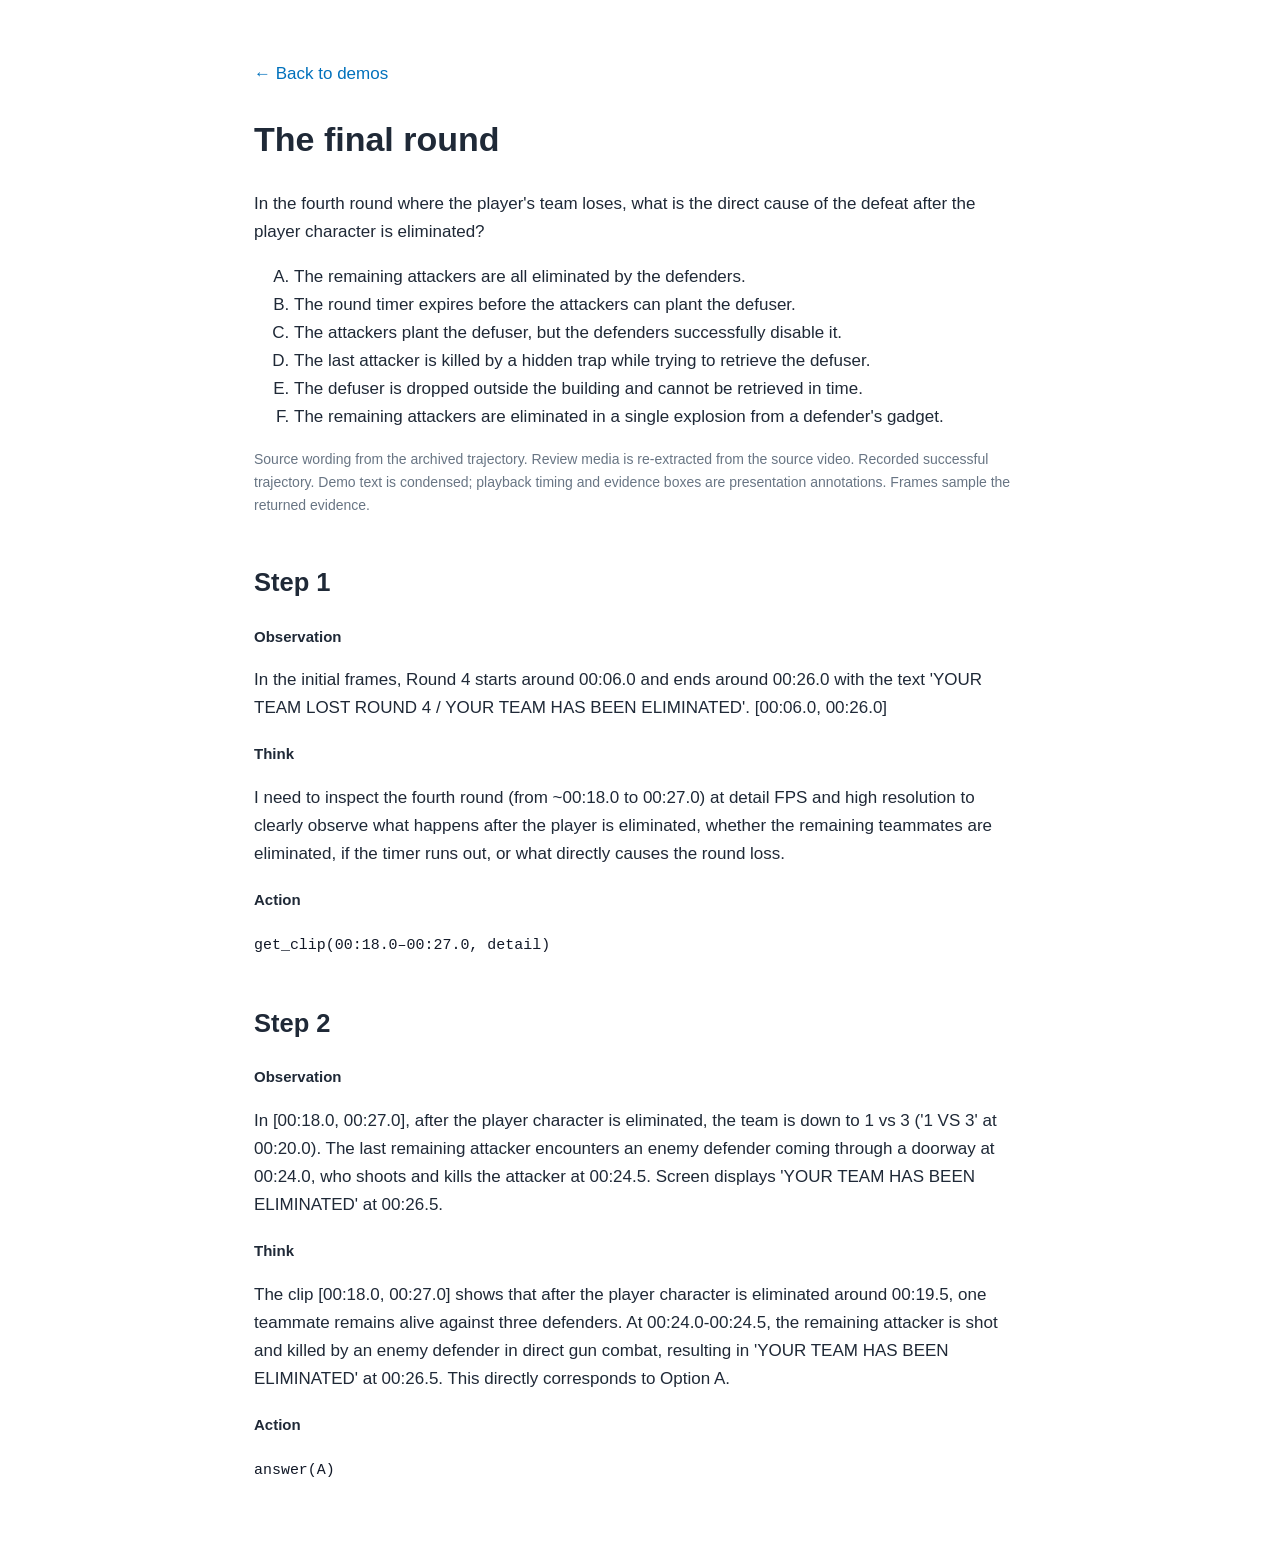
<file: static/trajectories/game.html>
<!doctype html><html lang="en"><meta charset="utf-8"><meta name="viewport" content="width=device-width,initial-scale=1"><title>The final round · Recorded trajectory</title><link rel="stylesheet" href="../css/index.css"><style>main{max-width:820px;margin:60px auto;padding:0 24px}section{margin:44px 0}h3{font-size:15px;margin:20px 0 6px}p{white-space:pre-line}.note{color:#687584;font-size:14px}</style><main><a href="../../index.html#demo-game">← Back to demos</a><h1>The final round</h1><p>In the fourth round where the player&#x27;s team loses, what is the direct cause of the defeat after the player character is eliminated?</p><ol type="A"><li>The remaining attackers are all eliminated by the defenders.</li><li>The round timer expires before the attackers can plant the defuser.</li><li>The attackers plant the defuser, but the defenders successfully disable it.</li><li>The last attacker is killed by a hidden trap while trying to retrieve the defuser.</li><li>The defuser is dropped outside the building and cannot be retrieved in time.</li><li>The remaining attackers are eliminated in a single explosion from a defender&#x27;s gadget.</li></ol><p class="note">Source wording from the archived trajectory. Review media is re-extracted from the source video. Recorded successful trajectory. Demo text is condensed; playback timing and evidence boxes are presentation annotations. Frames sample the returned evidence.</p><section id="step-1"><h2>Step 1</h2><h3>Observation</h3><p>In the initial frames, Round 4 starts around 00:06.0 and ends around 00:26.0 with the text &#x27;YOUR TEAM LOST ROUND 4 / YOUR TEAM HAS BEEN ELIMINATED&#x27;. [00:06.0, 00:26.0]</p><h3>Think</h3><p>I need to inspect the fourth round (from ~00:18.0 to 00:27.0) at detail FPS and high resolution to clearly observe what happens after the player is eliminated, whether the remaining teammates are eliminated, if the timer runs out, or what directly causes the round loss.</p><h3>Action</h3><p><code>get_clip(00:18.0–00:27.0, detail)</code></p></section><section id="step-2"><h2>Step 2</h2><h3>Observation</h3><p>In [00:18.0, 00:27.0], after the player character is eliminated, the team is down to 1 vs 3 (&#x27;1 VS 3&#x27; at 00:20.0). The last remaining attacker encounters an enemy defender coming through a doorway at 00:24.0, who shoots and kills the attacker at 00:24.5. Screen displays &#x27;YOUR TEAM HAS BEEN ELIMINATED&#x27; at 00:26.5.</p><h3>Think</h3><p>The clip [00:18.0, 00:27.0] shows that after the player character is eliminated around 00:19.5, one teammate remains alive against three defenders. At 00:24.0-00:24.5, the remaining attacker is shot and killed by an enemy defender in direct gun combat, resulting in &#x27;YOUR TEAM HAS BEEN ELIMINATED&#x27; at 00:26.5. This directly corresponds to Option A.</p><h3>Action</h3><p><code>answer(A)</code></p></section></main></html>
</file>
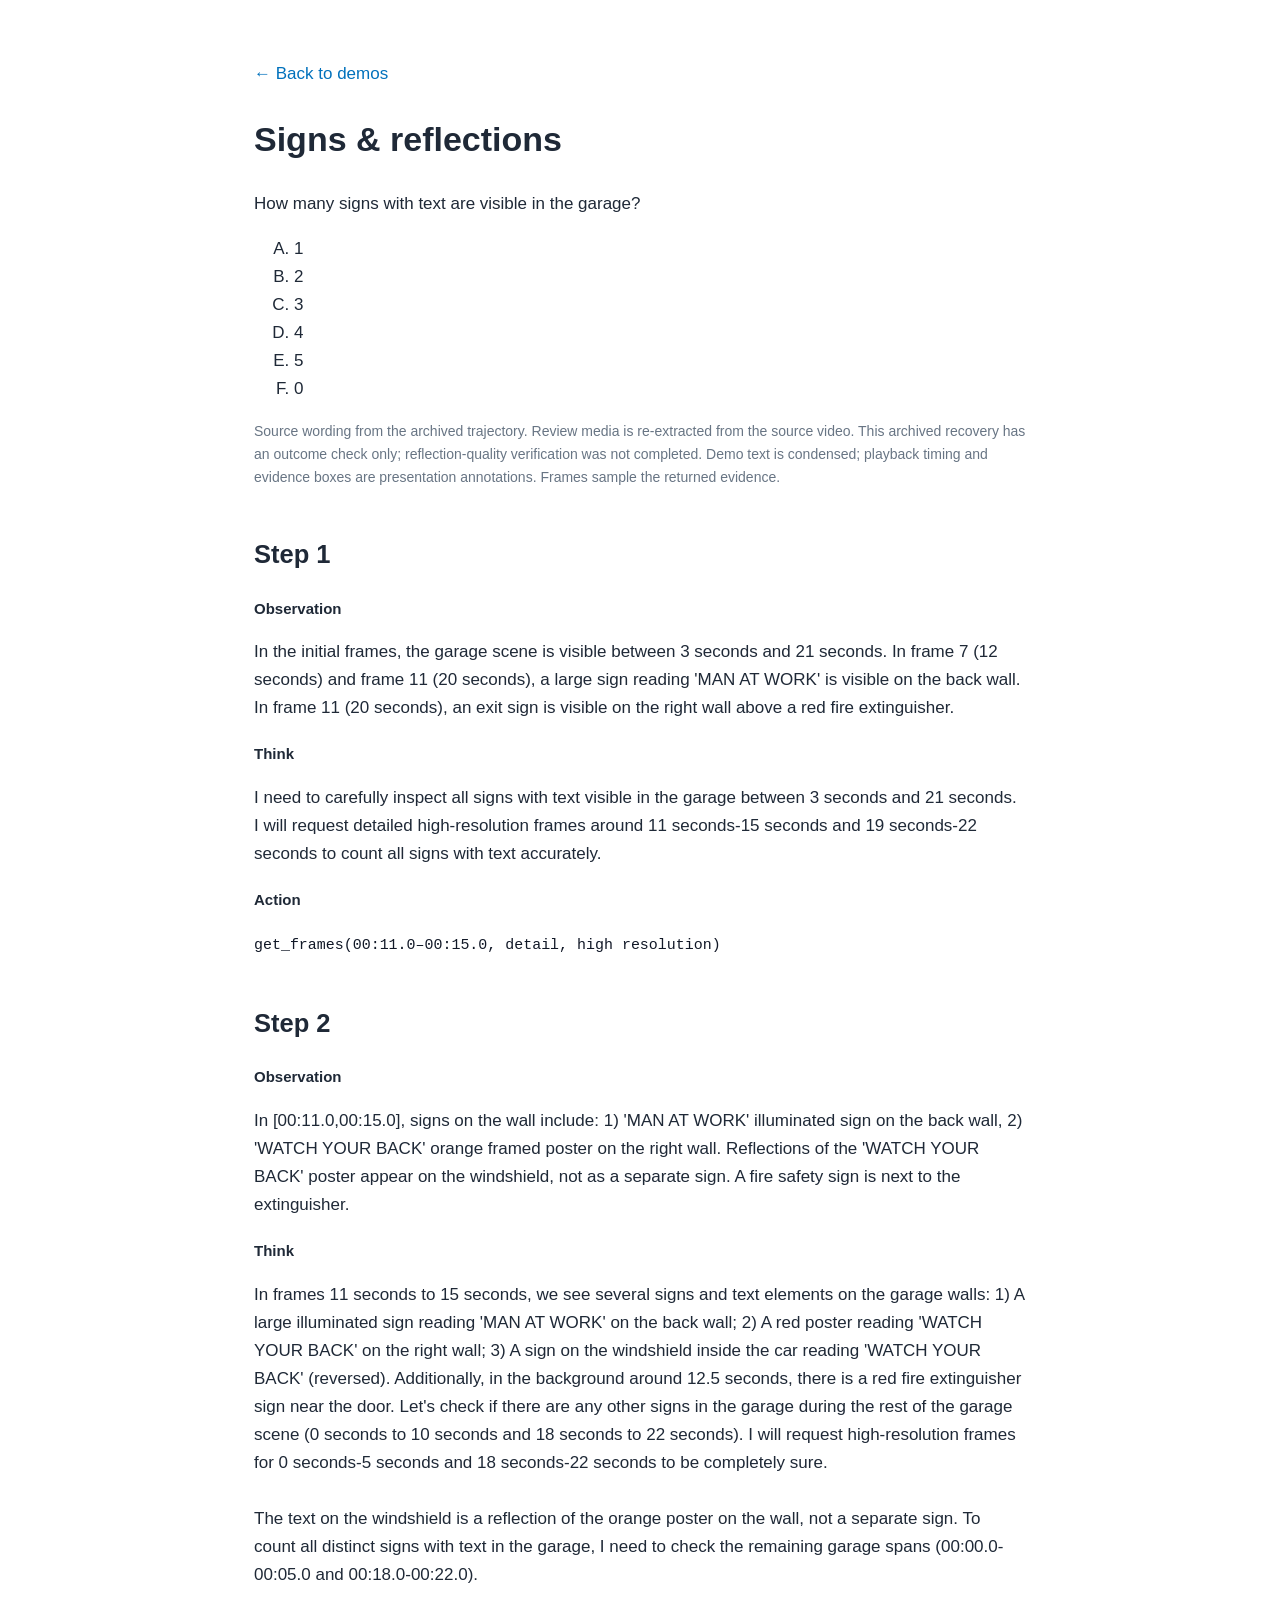
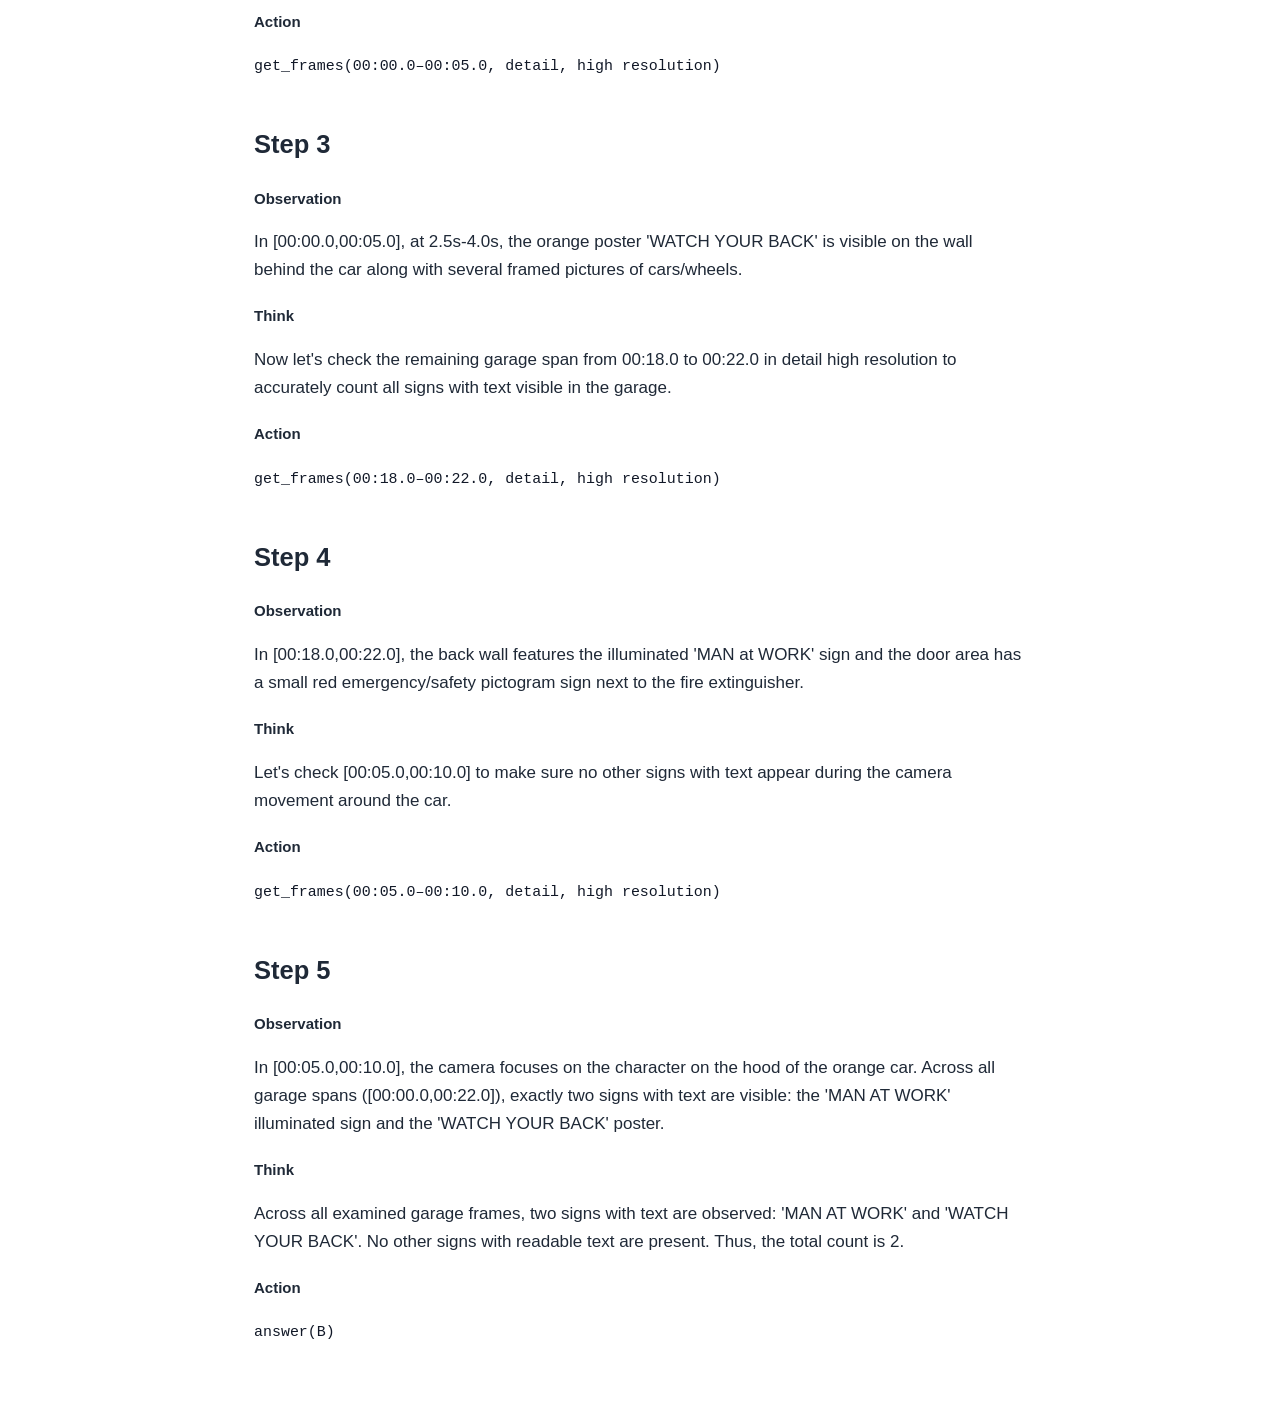
<file: static/trajectories/garage.html>
<!doctype html><html lang="en"><meta charset="utf-8"><meta name="viewport" content="width=device-width,initial-scale=1"><title>Signs &amp; reflections · Recorded trajectory</title><link rel="stylesheet" href="../css/index.css"><style>main{max-width:820px;margin:60px auto;padding:0 24px}section{margin:44px 0}h3{font-size:15px;margin:20px 0 6px}p{white-space:pre-line}.note{color:#687584;font-size:14px}</style><main><a href="../../index.html#demo-garage">← Back to demos</a><h1>Signs &amp; reflections</h1><p>How many signs with text are visible in the garage?</p><ol type="A"><li>1</li><li>2</li><li>3</li><li>4</li><li>5</li><li>0</li></ol><p class="note">Source wording from the archived trajectory. Review media is re-extracted from the source video. This archived recovery has an outcome check only; reflection-quality verification was not completed. Demo text is condensed; playback timing and evidence boxes are presentation annotations. Frames sample the returned evidence.</p><section id="step-1"><h2>Step 1</h2><h3>Observation</h3><p>In the initial frames, the garage scene is visible between 3 seconds and 21 seconds. In frame 7 (12 seconds) and frame 11 (20 seconds), a large sign reading &#x27;MAN AT WORK&#x27; is visible on the back wall. In frame 11 (20 seconds), an exit sign is visible on the right wall above a red fire extinguisher.</p><h3>Think</h3><p>I need to carefully inspect all signs with text visible in the garage between 3 seconds and 21 seconds. I will request detailed high-resolution frames around 11 seconds-15 seconds and 19 seconds-22 seconds to count all signs with text accurately.</p><h3>Action</h3><p><code>get_frames(00:11.0–00:15.0, detail, high resolution)</code></p></section><section id="step-2"><h2>Step 2</h2><h3>Observation</h3><p>In [00:11.0,00:15.0], signs on the wall include: 1) &#x27;MAN AT WORK&#x27; illuminated sign on the back wall, 2) &#x27;WATCH YOUR BACK&#x27; orange framed poster on the right wall. Reflections of the &#x27;WATCH YOUR BACK&#x27; poster appear on the windshield, not as a separate sign. A fire safety sign is next to the extinguisher.</p><h3>Think</h3><p>In frames 11 seconds to 15 seconds, we see several signs and text elements on the garage walls: 1) A large illuminated sign reading &#x27;MAN AT WORK&#x27; on the back wall; 2) A red poster reading &#x27;WATCH YOUR BACK&#x27; on the right wall; 3) A sign on the windshield inside the car reading &#x27;WATCH YOUR BACK&#x27; (reversed). Additionally, in the background around 12.5 seconds, there is a red fire extinguisher sign near the door. Let&#x27;s check if there are any other signs in the garage during the rest of the garage scene (0 seconds to 10 seconds and 18 seconds to 22 seconds). I will request high-resolution frames for 0 seconds-5 seconds and 18 seconds-22 seconds to be completely sure.

The text on the windshield is a reflection of the orange poster on the wall, not a separate sign. To count all distinct signs with text in the garage, I need to check the remaining garage spans (00:00.0-00:05.0 and 00:18.0-00:22.0).</p><h3>Action</h3><p><code>get_frames(00:00.0–00:05.0, detail, high resolution)</code></p></section><section id="step-3"><h2>Step 3</h2><h3>Observation</h3><p>In [00:00.0,00:05.0], at 2.5s-4.0s, the orange poster &#x27;WATCH YOUR BACK&#x27; is visible on the wall behind the car along with several framed pictures of cars/wheels.</p><h3>Think</h3><p>Now let&#x27;s check the remaining garage span from 00:18.0 to 00:22.0 in detail high resolution to accurately count all signs with text visible in the garage.</p><h3>Action</h3><p><code>get_frames(00:18.0–00:22.0, detail, high resolution)</code></p></section><section id="step-4"><h2>Step 4</h2><h3>Observation</h3><p>In [00:18.0,00:22.0], the back wall features the illuminated &#x27;MAN at WORK&#x27; sign and the door area has a small red emergency/safety pictogram sign next to the fire extinguisher.</p><h3>Think</h3><p>Let&#x27;s check [00:05.0,00:10.0] to make sure no other signs with text appear during the camera movement around the car.</p><h3>Action</h3><p><code>get_frames(00:05.0–00:10.0, detail, high resolution)</code></p></section><section id="step-5"><h2>Step 5</h2><h3>Observation</h3><p>In [00:05.0,00:10.0], the camera focuses on the character on the hood of the orange car. Across all garage spans ([00:00.0,00:22.0]), exactly two signs with text are visible: the &#x27;MAN AT WORK&#x27; illuminated sign and the &#x27;WATCH YOUR BACK&#x27; poster.</p><h3>Think</h3><p>Across all examined garage frames, two signs with text are observed: &#x27;MAN AT WORK&#x27; and &#x27;WATCH YOUR BACK&#x27;. No other signs with readable text are present. Thus, the total count is 2.</p><h3>Action</h3><p><code>answer(B)</code></p></section></main></html>
</file>
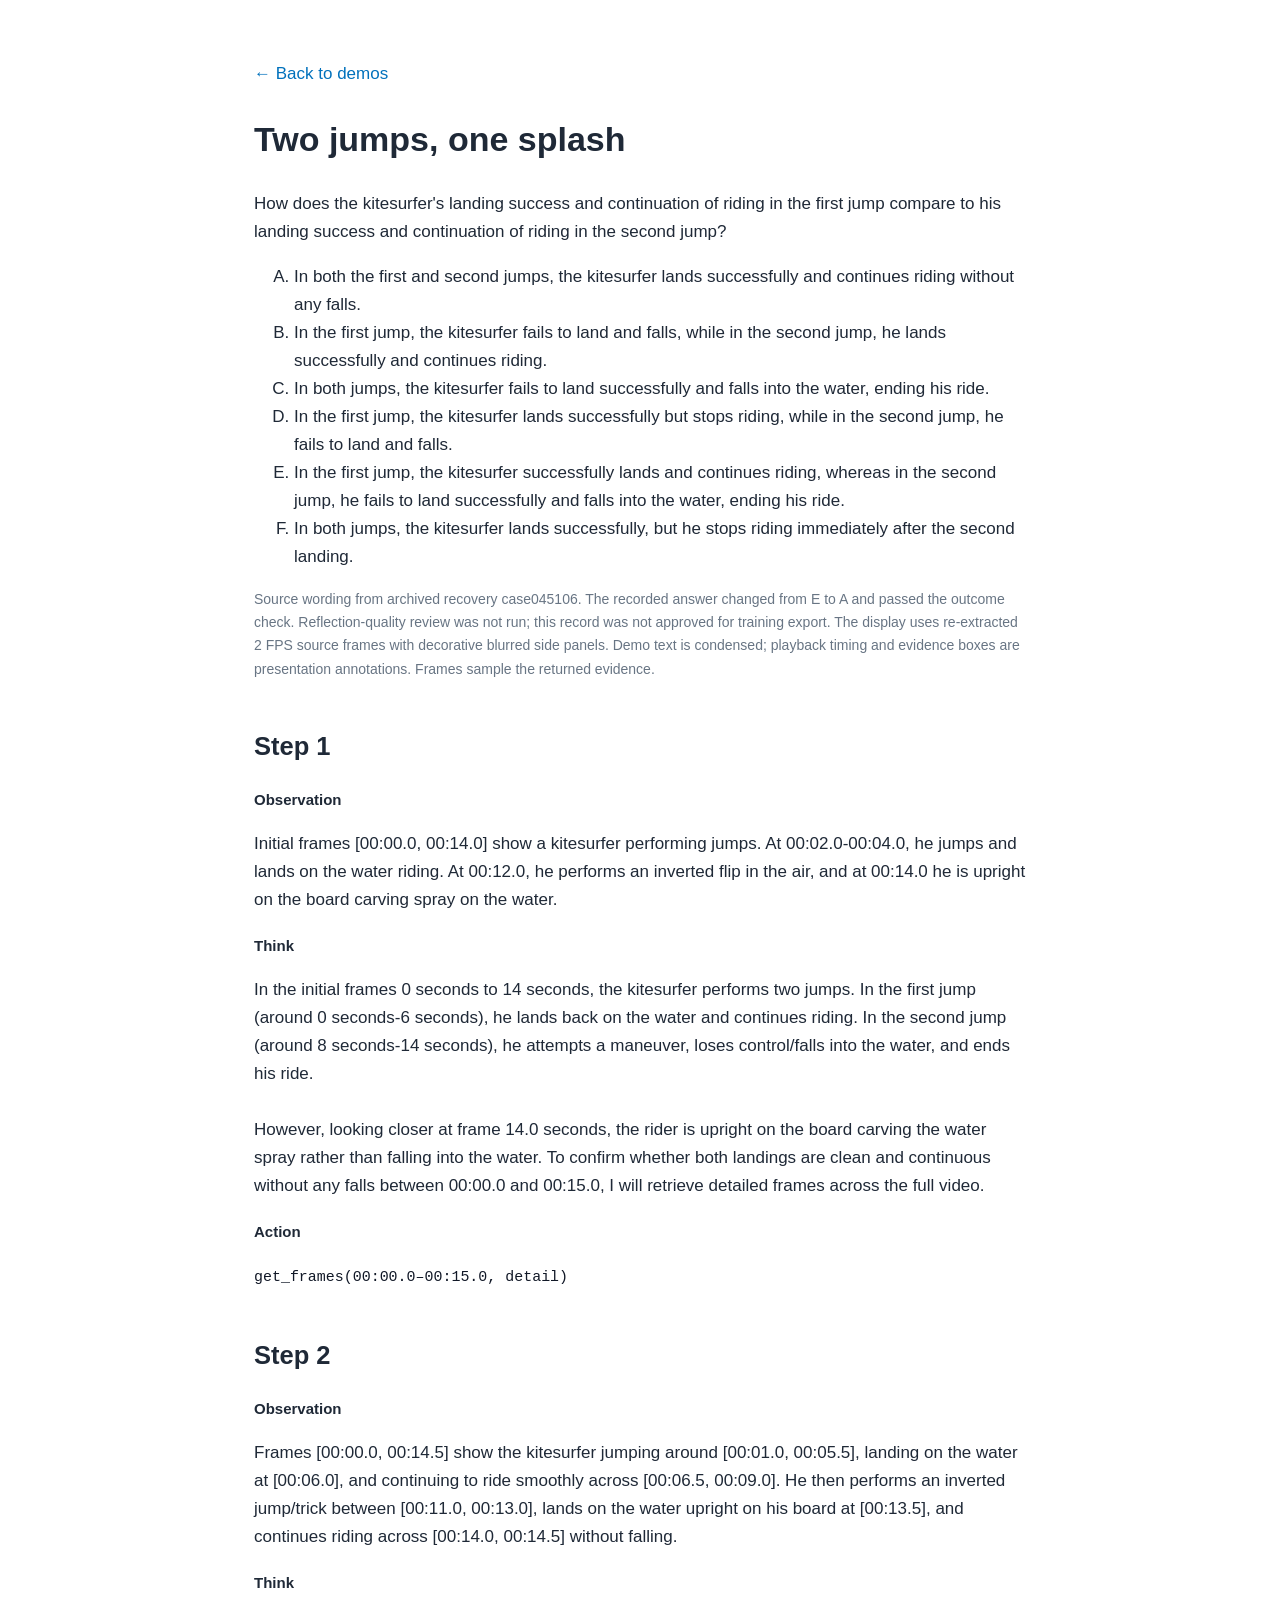
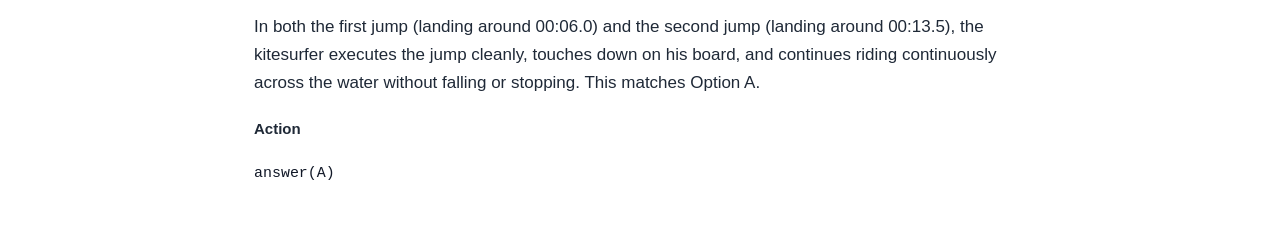
<file: static/trajectories/kitesurf.html>
<!doctype html><html lang="en"><meta charset="utf-8"><meta name="viewport" content="width=device-width,initial-scale=1"><title>Two jumps, one splash · Recorded trajectory</title><link rel="stylesheet" href="../css/index.css"><style>main{max-width:820px;margin:60px auto;padding:0 24px}section{margin:44px 0}h3{font-size:15px;margin:20px 0 6px}p{white-space:pre-line}.note{color:#687584;font-size:14px}</style><main><a href="../../index.html#demo-kitesurf">← Back to demos</a><h1>Two jumps, one splash</h1><p>How does the kitesurfer&#x27;s landing success and continuation of riding in the first jump compare to his landing success and continuation of riding in the second jump?</p><ol type="A"><li>In both the first and second jumps, the kitesurfer lands successfully and continues riding without any falls.</li><li>In the first jump, the kitesurfer fails to land and falls, while in the second jump, he lands successfully and continues riding.</li><li>In both jumps, the kitesurfer fails to land successfully and falls into the water, ending his ride.</li><li>In the first jump, the kitesurfer lands successfully but stops riding, while in the second jump, he fails to land and falls.</li><li>In the first jump, the kitesurfer successfully lands and continues riding, whereas in the second jump, he fails to land successfully and falls into the water, ending his ride.</li><li>In both jumps, the kitesurfer lands successfully, but he stops riding immediately after the second landing.</li></ol><p class="note">Source wording from archived recovery case045106. The recorded answer changed from E to A and passed the outcome check. Reflection-quality review was not run; this record was not approved for training export. The display uses re-extracted 2 FPS source frames with decorative blurred side panels. Demo text is condensed; playback timing and evidence boxes are presentation annotations. Frames sample the returned evidence.</p><section id="step-1"><h2>Step 1</h2><h3>Observation</h3><p>Initial frames [00:00.0, 00:14.0] show a kitesurfer performing jumps. At 00:02.0-00:04.0, he jumps and lands on the water riding. At 00:12.0, he performs an inverted flip in the air, and at 00:14.0 he is upright on the board carving spray on the water.</p><h3>Think</h3><p>In the initial frames 0 seconds to 14 seconds, the kitesurfer performs two jumps. In the first jump (around 0 seconds-6 seconds), he lands back on the water and continues riding. In the second jump (around 8 seconds-14 seconds), he attempts a maneuver, loses control/falls into the water, and ends his ride.

However, looking closer at frame 14.0 seconds, the rider is upright on the board carving the water spray rather than falling into the water. To confirm whether both landings are clean and continuous without any falls between 00:00.0 and 00:15.0, I will retrieve detailed frames across the full video.</p><h3>Action</h3><p><code>get_frames(00:00.0–00:15.0, detail)</code></p></section><section id="step-2"><h2>Step 2</h2><h3>Observation</h3><p>Frames [00:00.0, 00:14.5] show the kitesurfer jumping around [00:01.0, 00:05.5], landing on the water at [00:06.0], and continuing to ride smoothly across [00:06.5, 00:09.0]. He then performs an inverted jump/trick between [00:11.0, 00:13.0], lands on the water upright on his board at [00:13.5], and continues riding across [00:14.0, 00:14.5] without falling.</p><h3>Think</h3><p>In both the first jump (landing around 00:06.0) and the second jump (landing around 00:13.5), the kitesurfer executes the jump cleanly, touches down on his board, and continues riding continuously across the water without falling or stopping. This matches Option A.</p><h3>Action</h3><p><code>answer(A)</code></p></section></main></html>
</file>
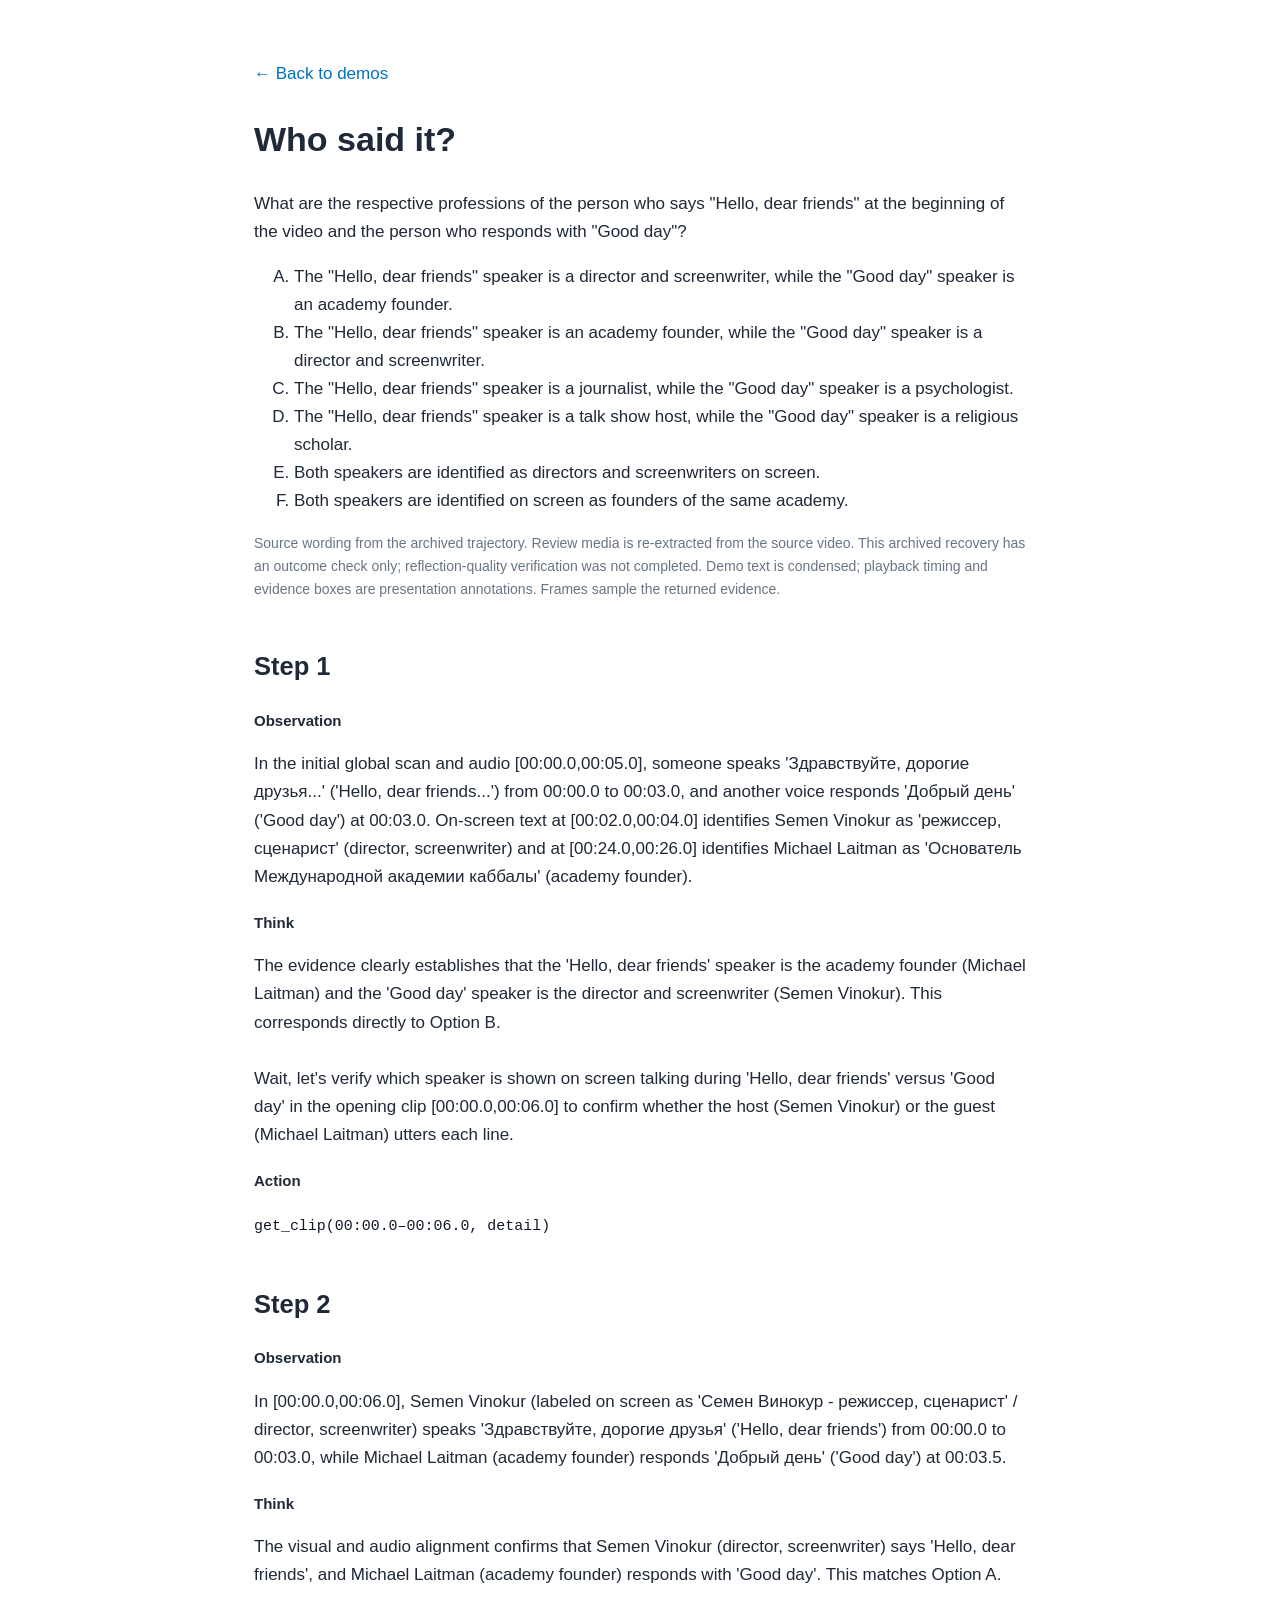
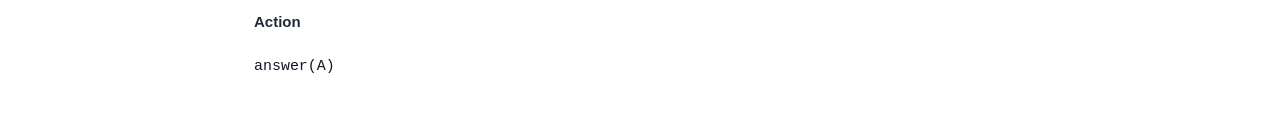
<file: static/trajectories/speakers.html>
<!doctype html><html lang="en"><meta charset="utf-8"><meta name="viewport" content="width=device-width,initial-scale=1"><title>Who said it? · Recorded trajectory</title><link rel="stylesheet" href="../css/index.css"><style>main{max-width:820px;margin:60px auto;padding:0 24px}section{margin:44px 0}h3{font-size:15px;margin:20px 0 6px}p{white-space:pre-line}.note{color:#687584;font-size:14px}</style><main><a href="../../index.html#demo-speakers">← Back to demos</a><h1>Who said it?</h1><p>What are the respective professions of the person who says &quot;Hello, dear friends&quot; at the beginning of the video and the person who responds with &quot;Good day&quot;?</p><ol type="A"><li>The &quot;Hello, dear friends&quot; speaker is a director and screenwriter, while the &quot;Good day&quot; speaker is an academy founder.</li><li>The &quot;Hello, dear friends&quot; speaker is an academy founder, while the &quot;Good day&quot; speaker is a director and screenwriter.</li><li>The &quot;Hello, dear friends&quot; speaker is a journalist, while the &quot;Good day&quot; speaker is a psychologist.</li><li>The &quot;Hello, dear friends&quot; speaker is a talk show host, while the &quot;Good day&quot; speaker is a religious scholar.</li><li>Both speakers are identified as directors and screenwriters on screen.</li><li>Both speakers are identified on screen as founders of the same academy.</li></ol><p class="note">Source wording from the archived trajectory. Review media is re-extracted from the source video. This archived recovery has an outcome check only; reflection-quality verification was not completed. Demo text is condensed; playback timing and evidence boxes are presentation annotations. Frames sample the returned evidence.</p><section id="step-1"><h2>Step 1</h2><h3>Observation</h3><p>In the initial global scan and audio [00:00.0,00:05.0], someone speaks &#x27;Здравствуйте, дорогие друзья...&#x27; (&#x27;Hello, dear friends...&#x27;) from 00:00.0 to 00:03.0, and another voice responds &#x27;Добрый день&#x27; (&#x27;Good day&#x27;) at 00:03.0. On-screen text at [00:02.0,00:04.0] identifies Semen Vinokur as &#x27;режиссер, сценарист&#x27; (director, screenwriter) and at [00:24.0,00:26.0] identifies Michael Laitman as &#x27;Основатель Международной академии каббалы&#x27; (academy founder).</p><h3>Think</h3><p>The evidence clearly establishes that the &#x27;Hello, dear friends&#x27; speaker is the academy founder (Michael Laitman) and the &#x27;Good day&#x27; speaker is the director and screenwriter (Semen Vinokur). This corresponds directly to Option B.

Wait, let&#x27;s verify which speaker is shown on screen talking during &#x27;Hello, dear friends&#x27; versus &#x27;Good day&#x27; in the opening clip [00:00.0,00:06.0] to confirm whether the host (Semen Vinokur) or the guest (Michael Laitman) utters each line.</p><h3>Action</h3><p><code>get_clip(00:00.0–00:06.0, detail)</code></p></section><section id="step-2"><h2>Step 2</h2><h3>Observation</h3><p>In [00:00.0,00:06.0], Semen Vinokur (labeled on screen as &#x27;Семен Винокур - режиссер, сценарист&#x27; / director, screenwriter) speaks &#x27;Здравствуйте, дорогие друзья&#x27; (&#x27;Hello, dear friends&#x27;) from 00:00.0 to 00:03.0, while Michael Laitman (academy founder) responds &#x27;Добрый день&#x27; (&#x27;Good day&#x27;) at 00:03.5.</p><h3>Think</h3><p>The visual and audio alignment confirms that Semen Vinokur (director, screenwriter) says &#x27;Hello, dear friends&#x27;, and Michael Laitman (academy founder) responds with &#x27;Good day&#x27;. This matches Option A.</p><h3>Action</h3><p><code>answer(A)</code></p></section></main></html>
</file>
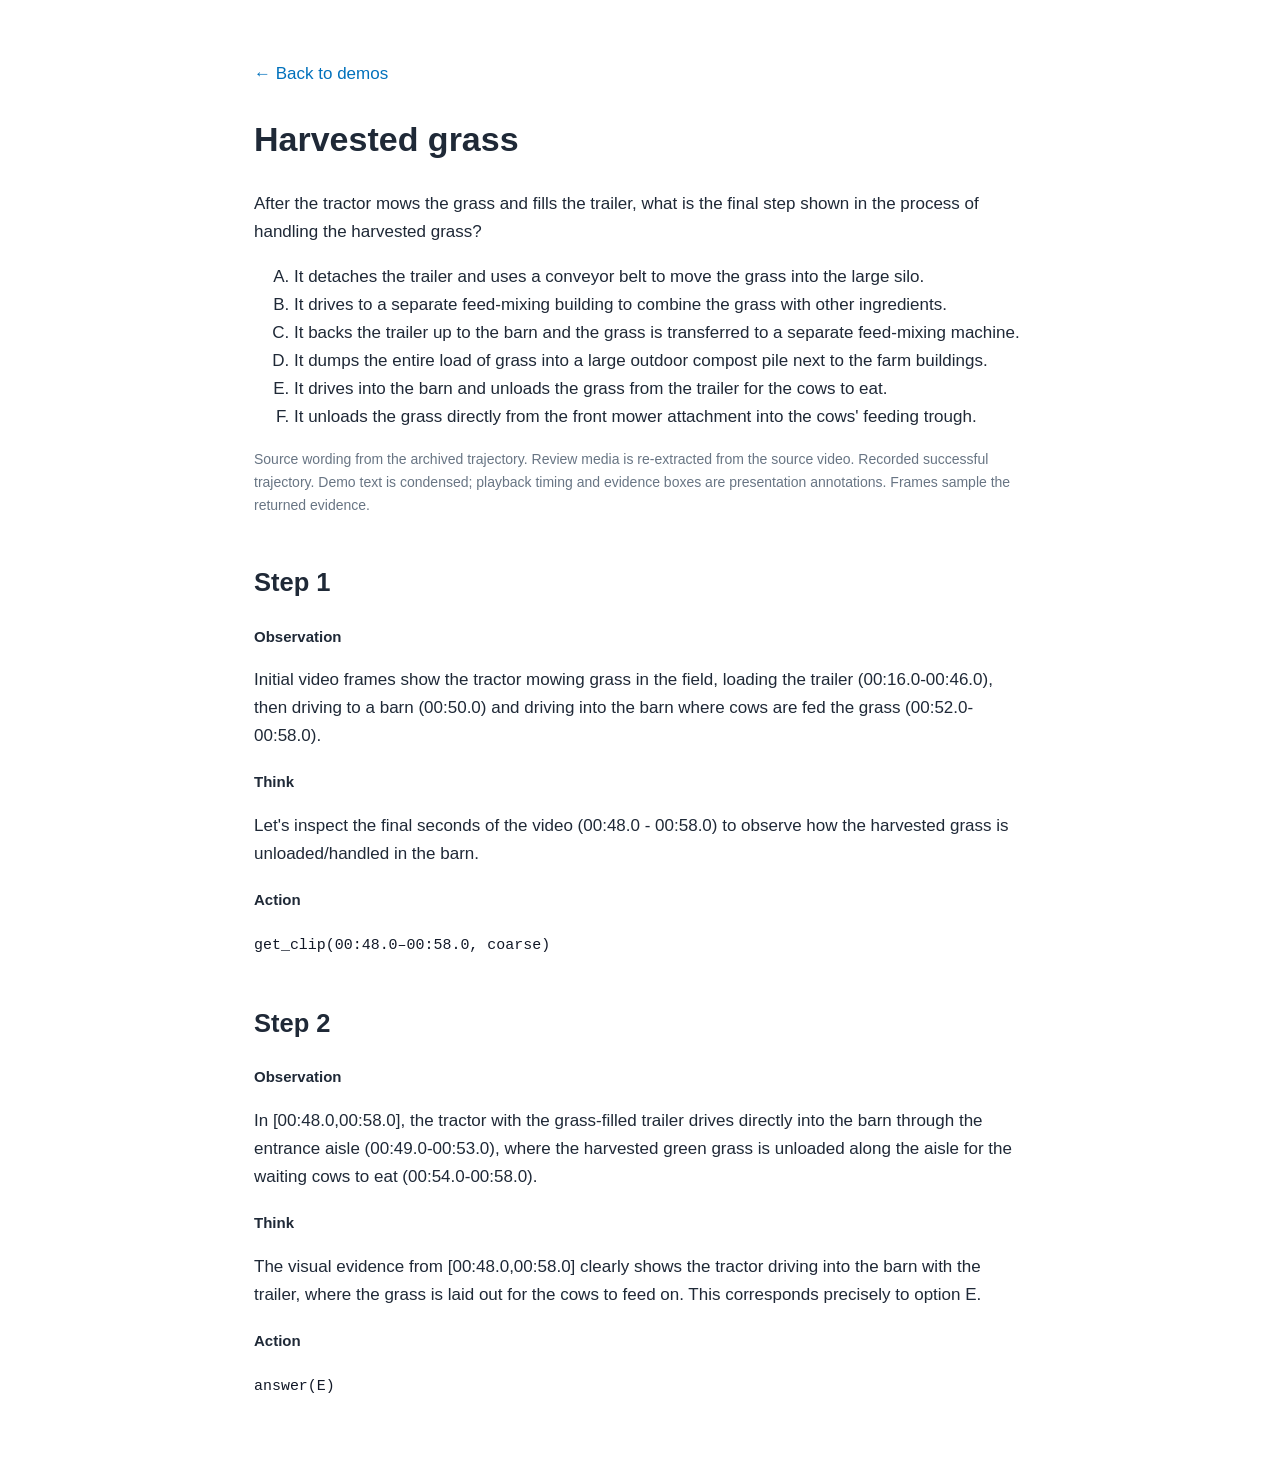
<file: static/trajectories/tractor.html>
<!doctype html><html lang="en"><meta charset="utf-8"><meta name="viewport" content="width=device-width,initial-scale=1"><title>Harvested grass · Recorded trajectory</title><link rel="stylesheet" href="../css/index.css"><style>main{max-width:820px;margin:60px auto;padding:0 24px}section{margin:44px 0}h3{font-size:15px;margin:20px 0 6px}p{white-space:pre-line}.note{color:#687584;font-size:14px}</style><main><a href="../../index.html#demo-tractor">← Back to demos</a><h1>Harvested grass</h1><p>After the tractor mows the grass and fills the trailer, what is the final step shown in the process of handling the harvested grass?</p><ol type="A"><li>It detaches the trailer and uses a conveyor belt to move the grass into the large silo.</li><li>It drives to a separate feed-mixing building to combine the grass with other ingredients.</li><li>It backs the trailer up to the barn and the grass is transferred to a separate feed-mixing machine.</li><li>It dumps the entire load of grass into a large outdoor compost pile next to the farm buildings.</li><li>It drives into the barn and unloads the grass from the trailer for the cows to eat.</li><li>It unloads the grass directly from the front mower attachment into the cows&#x27; feeding trough.</li></ol><p class="note">Source wording from the archived trajectory. Review media is re-extracted from the source video. Recorded successful trajectory. Demo text is condensed; playback timing and evidence boxes are presentation annotations. Frames sample the returned evidence.</p><section id="step-1"><h2>Step 1</h2><h3>Observation</h3><p>Initial video frames show the tractor mowing grass in the field, loading the trailer (00:16.0-00:46.0), then driving to a barn (00:50.0) and driving into the barn where cows are fed the grass (00:52.0-00:58.0).</p><h3>Think</h3><p>Let&#x27;s inspect the final seconds of the video (00:48.0 - 00:58.0) to observe how the harvested grass is unloaded/handled in the barn.</p><h3>Action</h3><p><code>get_clip(00:48.0–00:58.0, coarse)</code></p></section><section id="step-2"><h2>Step 2</h2><h3>Observation</h3><p>In [00:48.0,00:58.0], the tractor with the grass-filled trailer drives directly into the barn through the entrance aisle (00:49.0-00:53.0), where the harvested green grass is unloaded along the aisle for the waiting cows to eat (00:54.0-00:58.0).</p><h3>Think</h3><p>The visual evidence from [00:48.0,00:58.0] clearly shows the tractor driving into the barn with the trailer, where the grass is laid out for the cows to feed on. This corresponds precisely to option E.</p><h3>Action</h3><p><code>answer(E)</code></p></section></main></html>
</file>
<file: static/css/index.css>
/* Open-OmniCoach project page.
   Colors follow TT02/overleaf/main.tex (goodblue, OursRow, DeltaGreen)
   and TT02/assets/figs/shared/style/README.md (DriveVLA-W0 soft accents). */

:root {
  --accent: #0071bc;
  --navy: #1e3a5f;
  --ink: #111827;
  --text: #1f2937;
  --muted: #4b5563;
  --faint: #6b7280;
  --rule: #e5e7eb;
  --rule-strong: #d1d5db;
  --bg-alt: #f2f6fa;
  --ours: #e8f1fa;
  --delta-pos: #1f8048;
  --mist: #deebf7;
  --sage: #a9d18e;
  --cream: #fff2cc;
  --peach: #fbe5d6;

  /* Figure 1 roles and marks (gen_sketch_v16.py) */
  --teacher: #2f5597;
  --student: #c55a11;
  --wrong: #c00000;
  --evidence-line: #b8962e;
  --lane: rgba(31, 41, 55, 0.065);
  --select: #374151;
  --select-bg: rgba(55, 65, 81, 0.07);

  --font: "Helvetica Neue", Helvetica, Arial, "Noto Sans", "Liberation Sans", sans-serif;
  --font-mono: Menlo, Consolas, "Liberation Mono", monospace;
  --font-math: "STIX Two Math", "Cambria Math", "Latin Modern Math", "Times New Roman", serif;

  --nav-h: 56px;
  --nav-top: 16px;
  --wide: 1120px;
  --narrow: 820px;
  --text-small: 13px;
  --text-body: 14px;
  --text-label: 16px;
  --text-heading: 22px;
  --radius: 4px;
}

*, *::before, *::after { box-sizing: border-box; }

html {
  scroll-behavior: smooth;
}

@media (prefers-reduced-motion: reduce) {
  html { scroll-behavior: auto; }
}

body {
  margin: 0;
  background: #ffffff;
  color: var(--text);
  font-family: var(--font);
  font-size: 17px;
  line-height: 1.65;
  -webkit-font-smoothing: antialiased;
  text-rendering: optimizeLegibility;
}

a { color: var(--accent); text-decoration: none; }
a:hover { text-decoration: underline; text-underline-offset: 2px; }

img { max-width: 100%; height: auto; display: block; }

code {
  font-family: var(--font-mono);
  font-size: 0.88em;
  color: var(--ink);
}

sup { line-height: 0; }

.visually-hidden {
  position: absolute;
  width: 1px; height: 1px;
  overflow: hidden;
  clip: rect(0 0 0 0);
  white-space: nowrap;
}

.container {
  max-width: calc(var(--wide) + 48px);
  margin: 0 auto;
  padding: 0 24px;
}

.narrow { max-width: var(--narrow); }

.nw { white-space: nowrap; }

/* Navigation */

.site-nav {
  position: fixed;
  top: var(--nav-top);
  left: 0;
  right: 0;
  z-index: 50;
  display: flex;
  justify-content: center;
  padding: 0 16px;
  pointer-events: none;
}

.nav-inner {
  max-width: 100%;
  height: var(--nav-h);
  padding: 6px 8px;
  display: flex;
  align-items: center;
  gap: 8px;
  background: #fff;
  border: 1px solid #e4e9ef;
  border-radius: 999px;
  box-shadow: 0 5px 22px #102b4312;
  pointer-events: auto;
}

.brand {
  flex: none;
  display: flex;
  align-items: center;
  gap: 8px;
  padding: 0 16px 0 8px;
  border-right: 1px solid var(--rule);
  color: var(--ink);
  font-weight: 600;
  font-size: 14px;
  white-space: nowrap;
}

.brand:hover { text-decoration: none; }
.brand img { width: 26px; height: 26px; border-radius: 6px; }

.nav-links {
  list-style: none;
  margin: 0;
  padding: 0;
  display: flex;
  gap: 2px;
}

.nav-links li { width: 84px; }
.nav-links a {
  display: flex;
  align-items: center;
  justify-content: center;
  min-height: 40px;
  padding: 7px 10px;
  border-radius: 999px;
  color: #536174;
  font-size: 14px;
  font-weight: 500;
  line-height: 1.4;
  white-space: nowrap;
  transition: color .18s, background-color .18s;
}

.nav-links a:hover { color: var(--ink); background: #f3f5f8; text-decoration: none; }
.nav-links a[aria-current="location"] { color: #026aa7; background: #eaf3fc; font-weight: 600; }

/* Hero: one title, one promise, two entry points. */
.hero { padding: 68px 0 58px; text-align: center; }
.paper-title { display: flex; flex-direction: column; gap: 20px; margin: 0 auto; max-width: 1000px; color: var(--ink); line-height: 1.25; text-align: center; text-wrap: balance; }
.paper-wordmark { display: flex; align-items: center; justify-content: center; gap: 16px; font-size: 46px; letter-spacing: -0.025em; }
.paper-icon { flex: none; width: 64px; height: 64px; }
.paper-title .name { color: var(--navy); }
.paper-subtitle { font-size: 30px; font-weight: 600; letter-spacing: -0.015em; }
.tagline { max-width: 760px; margin: 22px auto 0; color: var(--muted); font-size: 19px; line-height: 1.5; text-wrap: balance; }
.paper-meta { margin: 22px 0 0; color: var(--faint); font-size: 14px; }
.paper-meta span { margin: 0 8px; }
.link-row { display: flex; flex-wrap: wrap; justify-content: center; gap: 12px; margin-top: 24px; }
.release-link { display: inline-block; margin-top: 18px; color: var(--faint); font-size: 13px; }

.btn {
  display: inline-flex;
  align-items: baseline;
  gap: 6px;
  padding: 8px 18px;
  border: 1px solid var(--rule-strong);
  border-radius: var(--radius);
  background: #ffffff;
  color: var(--ink);
  font-size: 15px;
  font-weight: 500;
  line-height: 1.4;
}

a.btn:hover { border-color: var(--accent); color: var(--accent); text-decoration: none; }

.btn-primary { background: var(--navy); border-color: var(--navy); color: #ffffff; }
a.btn-primary:hover { background: var(--accent); border-color: var(--accent); color: #ffffff; }

.btn.is-pending { color: var(--faint); border-color: var(--rule); cursor: default; }
.btn-note { font-size: 13px; font-weight: 400; color: var(--faint); }

/* Sections */

.section {
  padding: 80px 0;
  scroll-margin-top: calc(var(--nav-h) + var(--nav-top) + 14px);
}

.section-alt { background: var(--bg-alt); }

.section h2 {
  margin: 0 0 18px;
  color: var(--ink);
  font-size: 34px;
  font-weight: 700;
  line-height: 1.25;
  letter-spacing: -0.01em;
}

:where(.section) p { margin: 0 0 16px; }

.section-heading { max-width: 760px; margin: 0 auto 32px; text-align: center; text-wrap: balance; }
.section-heading h2 { margin-bottom: 14px; }
.section-heading > p:not(.eyebrow) { color: var(--muted); font-size: 18px; line-height: 1.6; margin: 0; }
.section-heading .eyebrow { margin-bottom: 12px; color: var(--accent); font-size: var(--text-small); font-weight: 600; letter-spacing: 0.12em; text-transform: uppercase; }
.supplement-links { display: flex; flex-wrap: wrap; align-items: flex-start; justify-content: flex-start; gap: 8px 28px; margin-top: 30px; padding-top: 18px; border-top: 1px solid var(--rule); }
.section-details, .research-details { min-width: 0; border: 0; margin: 0; }
.supplement-links > details[open] { flex-basis: 100%; }
.section-details > summary, .research-details > summary, .supplement-link {
  display: flex; align-items: center; gap: 8px; width: fit-content; max-width: 100%;
  margin: 0; padding: 5px 0; border: 0; background: transparent;
  color: var(--muted); font: 500 var(--text-small)/1.6 var(--font); cursor: pointer; list-style: none;
}
.section-details > summary::-webkit-details-marker, .research-details > summary::-webkit-details-marker { display: none; }
.section-details > summary::after, .research-details > summary::after { content: ""; width: 6px; height: 6px; border-right: 1px solid currentColor; border-bottom: 1px solid currentColor; transform: rotate(45deg) translateY(-2px); }
.section-details[open] > summary::after, .research-details[open] > summary::after { transform: rotate(225deg) translate(-2px,-1px); }
.section-details > summary:hover, .research-details > summary:hover, .supplement-link:hover { color: var(--accent); text-decoration: none; }
.details-body { padding: 28px 0 12px; }
.details-body > .narrow { margin: 0 auto; }
.details-body > p { max-width: 900px; }
.dataset-facts { display: flex; justify-content: center; gap: 76px; margin: 32px 0 40px; text-align: center; }
.dataset-facts > div { display: flex; flex-direction: column; gap: 4px; }
.dataset-facts dt { color: var(--muted); font-size: 14px; }
.dataset-facts dd { order: -1; margin: 0; color: var(--navy); font-size: 34px; font-weight: 600; line-height: 1.25; }
.dataset-facts dd span { font-size: 20px; font-weight: 400; }
.training-glance { list-style: none; display: grid; grid-template-columns: repeat(3, 1fr); gap: 42px; padding: 0; margin: 44px 0; }
.training-glance li { border-top: 1px solid var(--rule-strong); padding-top: 18px; }
.training-glance h3 { margin: 12px 0 8px; color: var(--ink); font-size: 21px; font-weight: 600; }
.training-glance p { margin: 0; color: var(--muted); font-size: 16px; }
#authors .narrow { margin: 0 auto; text-align: left; }
#bibtex { text-align: left; }
.resource-note span { margin: 0 10px; }


/* Training and research results: open rows, one comparison at a time. */
.training-path { list-style: none; padding: 0; margin: 32px 0 40px; border-top: 1px solid var(--rule-strong); }
.training-path li { display: grid; grid-template-columns: 48px 1fr; gap: 20px; padding: 22px 0; border-bottom: 1px solid var(--rule); }
.training-number { color: var(--accent); font-size: 15px; font-variant-numeric: tabular-nums; padding-top: 3px; }
.training-path h3, .credit-summary h3 { margin: 0 0 6px; color: var(--ink); font-size: 20px; line-height: 1.4; }
.training-path p { max-width: 900px; margin: 0; font-size: 16px; }
.credit-summary { display: grid; grid-template-columns: 1fr 1.4fr; gap: 52px; padding: 28px 0 0; }
.credit-summary h3 { font-size: 24px; line-height: 1.35; max-width: 370px; }
.credit-summary p { font-size: 16px; }
.method-details { font-size: 15px; border-top: 1px solid var(--rule-strong); margin-top: 18px; }
.method-details summary { padding: 12px 0; color: var(--accent); cursor: pointer; }
.method-details p { font-size: 15px; }
.method-details .method-equation { font-family: var(--font-math); font-size: 26px; color: var(--ink); }
.result-controls { display: flex; justify-content: space-between; align-items: end; flex-wrap: wrap; gap: 16px 28px; margin: 30px 0 0; }
.result-tabs { display: flex; gap: 26px; }
.result-tab { appearance: none; border: 0; border-bottom: 2px solid transparent; background: transparent; padding: 10px 0; color: var(--muted); font: inherit; font-size: 16px; cursor: pointer; }
.result-tab[aria-selected="true"] { border-bottom-color: var(--accent); color: var(--ink); font-weight: 600; }
.result-model-label { display: flex; align-items: center; gap: 10px; padding-bottom: 8px; font-size: 14px; color: var(--muted); }
.result-model-label select { color: var(--ink); border: 1px solid var(--rule-strong); border-radius: var(--radius); padding: 7px 28px 7px 10px; background: white; font: inherit; }
.result-controls[hidden], .result-view[hidden], .result-full[hidden] { display: none; }
.result-caption { display: flex; justify-content: space-between; gap: 16px; font-size: 14px; color: var(--muted); margin: 22px 0 12px; }
.result-caption p { margin: 0; }
.result-table, .research-table { width: 100%; border-collapse: collapse; font-size: 16px; line-height: 1.45; font-variant-numeric: tabular-nums; }
.result-table th, .result-table td { text-align: right; padding: 15px 20px; border-bottom: 1px solid var(--rule); }
.result-table th:first-child { text-align: left; padding-left: 0; width: 40%; }
.result-table thead th { border-top: 1px solid var(--rule-strong); border-bottom: 1px solid var(--rule-strong); color: var(--muted); font-size: 14px; font-weight: 500; vertical-align: bottom; }
.result-table thead small { display: block; margin-top: 3px; font-size: 12px; }
.result-table tbody th { font-weight: 500; }
.result-table .result-ours { background: var(--ours); font-weight: 600; color: var(--navy); }
.result-table .result-gain { color: var(--delta-pos); }
.result-table .result-average th, .result-table .result-average td { border-top: 1px solid var(--rule-strong); border-bottom: 1px solid var(--rule-strong); font-weight: 600; }
.result-note { margin: 14px 0 22px !important; max-width: 960px; font-size: 13px; color: var(--muted); }
.research-details > p { max-width: 900px; margin: 24px 0 16px; font-size: 15px; }
.table-scroll { overflow-x: auto; overscroll-behavior-x: contain; margin-bottom: 14px; }
.research-table { min-width: 830px; font-size: 13px; background: #fff; }
.research-table th, .research-table td { text-align: right; padding: 10px 12px; border-bottom: 1px solid var(--rule); }
.research-table th:first-child { text-align: left; }
.research-table thead th { background: var(--bg-alt); border-top: 1px solid var(--rule-strong); border-bottom: 1px solid var(--rule-strong); font-weight: 600; }
.research-table tbody th { font-weight: 400; }
.research-table .ours { background: var(--ours); }
.research-table .ours th, .research-table .ours td { font-weight: 600; }
.research-table .table-group th { background: var(--bg-alt); font-size: 12px; font-weight: 600; color: var(--muted); text-align: left; }
.ablation-table { min-width: 680px; font-size: 14px; background: transparent; }
.ablation-section { margin-top: 44px; }
.ablation-section h3 { margin: 0; font-size: var(--text-heading); color: var(--ink); }
.ablation-section .result-note { color: var(--faint); }
.resource-note { color: var(--muted); font-size: 15px; }
.site-footer { border-top: 1px solid var(--rule); padding: 24px 0 30px; font-size: 13px; color: var(--muted); }
.site-footer .container { display: flex; align-items: baseline; justify-content: space-between; flex-wrap: wrap; gap: 12px 24px; }
.site-footer p { margin: 0; }
a:focus-visible, button:focus-visible, summary:focus-visible, select:focus-visible, [tabindex="0"]:focus-visible { outline: 2px solid var(--accent); outline-offset: 4px; }
.skip-link { position: fixed; top: -100px; left: 16px; z-index: 100; padding: 8px 16px; background: white; border: 1px solid var(--accent); }
.skip-link:focus { top: 10px; }
@media (max-width: 720px) {
  .training-path li { grid-template-columns: 24px 1fr; gap: 16px; padding: 18px 0; }
  .credit-summary { grid-template-columns: 1fr; gap: 10px; padding-top: 6px; }
  .credit-summary h3 { max-width: none; font-size: 22px; }
  .result-controls { margin-top: 22px; gap: 12px; }
  .result-tabs { gap: 20px; width: 100%; }
  .result-tab { font-size: 14px; }
  .result-model-label { width: 100%; justify-content: space-between; padding: 0; }
  .result-caption { font-size: 12px; display: block; }
  .result-table { font-size: 13px; }
  .result-table th, .result-table td { padding: 13px 8px; }
  .result-table th:first-child { width: 35%; overflow-wrap: anywhere; }
  .result-table thead th { font-size: 11px; }
  .result-table thead small { font-size: 10px; }
  .result-note { font-size: 12px; }
  .research-details > summary { font-size: 15px; }
  .site-footer .container { align-items: start; flex-direction: column; gap: 8px; }
}

/* Teaser figure */

.teaser {
  margin: 36px 0 0;
  max-width: var(--wide);
}

.teaser img { width: 100%; }

.teaser figcaption {
  max-width: 900px;
  margin: 14px 0 0;
  color: #374151;
  font-size: 14.5px;
  line-height: 1.6;
}

.teaser figcaption strong { color: var(--ink); }

.fig-link {
  display: inline-block;
  margin-left: 6px;
  font-size: 14px;
  white-space: nowrap;
}

.fig-mobile-hint { display: none; }

/* Contrast table */

.table-title {
  margin: 60px 0 14px;
  color: var(--ink);
  font-size: 22px;
  font-weight: 700;
  line-height: 1.3;
}

.contrast {
  width: 100%;
  max-width: var(--wide);
  margin: 0;
  border-collapse: collapse;
  font-size: 15.5px;
  line-height: 1.6;
}

.contrast .c-head { width: 21%; }
.contrast .c-prior { width: 31%; }
.contrast .c-ours { width: 48%; }

.contrast th,
.contrast td {
  padding: 18px 20px;
  text-align: left;
  vertical-align: top;
  border-bottom: 1px solid var(--rule);
}

.contrast thead th {
  padding-top: 10px;
  padding-bottom: 10px;
  color: var(--muted);
  font-size: 14px;
  font-weight: 600;
  border-top: 1px solid var(--rule-strong);
  border-bottom: 1px solid var(--rule-strong);
}

.contrast thead th.ours { color: var(--navy); }

.contrast tbody th {
  padding-left: 0;
  color: var(--ink);
  font-size: 16px;
  font-weight: 700;
  line-height: 1.4;
}

.contrast thead th:first-child { padding-left: 0; }

.contrast tbody tr:last-child th,
.contrast tbody tr:last-child td { border-bottom: 1px solid var(--rule-strong); }

.contrast td { color: var(--muted); }
.contrast .ours { background: var(--ours); color: var(--text); }

.row-link {
  display: block;
  margin-top: 8px;
  font-size: 14px;
  font-weight: 400;
}

.math { font-family: var(--font-math); font-size: 1.05em; white-space: nowrap; }
.math var, .contrast var { font-style: italic; }
.math sub { font-size: 0.72em; }

/* Static overview: one comparison, with details in Dataset and Method. */

.feature-table { width: 100%; border-collapse: separate; border-spacing: 0 8px; table-layout: fixed; }
.feature-table th, .feature-table td { padding: 0; text-align: left; vertical-align: middle; }
.feature-table thead th { padding: 0 22px 6px; color: var(--faint); font-size: var(--text-small); font-weight: 500; }
.feature-table th:first-child { width: 18%; padding-left: 0; }
.feature-cell { padding: 17px 22px 14px; border-radius: 12px; }
.feature-ours .feature-cell { background: #f4f8ff; }
.feature-table td strong { display: block; margin: 0 0 5px; color: var(--faint); font-size: var(--text-label); font-weight: 550; }
.feature-table .feature-ours strong { color: #175d9b; font-weight: 600; }
.feature-table .feature-status { display: inline; margin-right: 9px; font-size: 15px; color: var(--faint); }
.feature-table .feature-ours .feature-status { color: #3284c5; }
.feature-cell p { margin: 0; min-height: 44px; color: var(--faint); font-size: var(--text-body); line-height: 1.55; }
.feature-ours p { color: var(--muted); }
.pillar-label { display: block; padding-right: 18px; color: var(--ink); font-size: var(--text-heading); font-weight: 600; }
.micro-diagram { display: block; width: min(100%, 280px); height: 36px; margin-top: 9px; color: #bac3cd; overflow: visible; }
.feature-ours .micro-diagram { color: #5599ce; }
.micro-track { fill: none; stroke: currentColor; stroke-width: 1; opacity: .4; }
.micro-link { fill: none; stroke: currentColor; stroke-width: 2; stroke-linecap: round; stroke-linejoin: round; }
.micro-empty { fill: none; stroke: #cbd2da; stroke-width: 1.5; stroke-dasharray: 3 4; }
.micro-error { fill: none; stroke: #bd8b88; stroke-width: 2; stroke-linecap: round; }
/* SEPO: one learning rule, two sign-preserving examples. */
.sepo-lab { display: grid; grid-template-columns: minmax(0,1fr) minmax(0,1fr); gap: 44px; margin: 38px 0 0; padding: 38px 42px; border-radius: 14px; color: #f4f8fc; background: #18334f; }
.sepo-lab p { margin: 0; }
.sepo-label { color: #adc4db; font-size: var(--text-small); font-weight: 500; letter-spacing: .08em; text-transform: uppercase; }
.sepo-rule { align-self: center; min-width: 0; }
.sepo-main-math { margin: 22px 0 12px; font-size: clamp(22px,2.2vw,29px); white-space: nowrap; }
.sepo-main-math .katex, .sepo-normalized-math .katex, .sepo-gain-math .katex { font-size: 1em; }
.sepo-normalized-math { margin: 30px 0 18px; color: #d0e3f4; font-size: 19px; white-space: nowrap; }
.sepo-normalized-math .katex-display { margin: 0; text-align: left; }
.sepo-normalized-math .katex-display > .katex { text-align: left; }
.sepo-lab .sepo-rule-note { max-width: 370px; color: #a9bfd5; font-size: 13px; line-height: 1.6; }
.sepo-guarantee { display: flex; align-items: center; flex-wrap: wrap; gap: 12px; margin-top: 24px; padding-top: 19px; border-top: 1px solid #ffffff20; color: #c6ddf0; font-size: var(--text-small); }
.sepo-guarantee .katex { font-size: 16px; }
.sepo-effects { border-left: 1px solid #ffffff25; padding-left: 38px; min-width: 0; }
.sepo-effect { margin: 22px 0; }
.sepo-effect figcaption { display: flex; justify-content: space-between; align-items: baseline; gap: 12px; font-size: var(--text-small); color: #b0c6dc; }
.sepo-effect strong { color: #e3f1fd; font-size: 14px; font-weight: 500; }
.sepo-effect svg { display: block; width: 100%; margin-top: 8px; overflow: visible; }
.sepo-effect svg text { font-family: var(--font); font-size: 13px; fill: #b7cce0; }
.sepo-effect .sepo-zero-label { text-anchor: middle; fill: #b4cbe0; font-size: 11px; }
.sepo-zero { fill: none; stroke: #839cb3; stroke-width: 1; }
.sepo-before { fill: #8397aa; }
.sepo-before-negative { fill: #ac898b; }
.sepo-after { fill: #70c4ed; }
.sepo-effect .sepo-value-after { fill: #a6e3ff; }
.sepo-value-negative { text-anchor: end; }
.sepo-lab .sepo-example-note { color: #a4bfd5; font-size: var(--text-small); line-height: 1.5; }
.sepo-mechanics { display: grid; grid-template-columns: repeat(3,minmax(0,1fr)); gap: 36px; margin: 32px 0; padding: 0; list-style: none; }
.sepo-mechanics li { border-top: 1px solid #d8e1ea; padding-top: 16px; min-width: 0; }
.sepo-index { color: var(--faint); font-size: var(--text-small); letter-spacing: .06em; }
.sepo-mechanics h3 { color: var(--navy); font-size: 19px; font-weight: 550; margin: 8px 0; }
.sepo-mechanics p { margin: 0; color: var(--faint); font-size: var(--text-body); line-height: 1.65; }
.sepo-score-tags { display: flex; flex-wrap: wrap; gap: 7px; margin-top: 17px; }
.sepo-score-tags span { padding: 4px 8px; color: #396b94; font-size: var(--text-small); background: #edf4fb; border-radius: 4px; }
.sepo-gain-math { color: #396b94; font-size: 18px; margin-top: 17px; }
.sepo-details p { font-size: 15px; line-height: 1.7; }
.sepo-inline-math { white-space: nowrap; }

/* Trajectory explorer */

.explorer {
  --gut: 52px;
  max-width: var(--wide);
  margin-top: 28px;
}

:where(.explorer) p { margin: 0; }

.ex-tabs {
  display: grid;
  grid-template-columns: repeat(3, minmax(0, 1fr));
  gap: 10px;
  border: 0;
  overflow: hidden;
}

.ex-tab {
  padding: 12px 18px 11px;
  border: 0;
  border-bottom: 2px solid var(--rule-strong);
  background: transparent;
  color: var(--muted);
  font: inherit;
  text-align: left;
  cursor: pointer;
}

.ex-tab + .ex-tab { border-left: 0; }
.ex-tab:hover { background: #fafbfc; }

.ex-tab[aria-selected="true"] {
  background: transparent;
  border-bottom-color: var(--navy);
}

.ex-tab-title { display: block; color: var(--ink); font-size: 15.5px; font-weight: 600; line-height: 1.35; }
.ex-tab[aria-selected="true"] .ex-tab-title { color: var(--accent); }
.ex-tab-sub { display: block; margin-top: 2px; font-size: 13.5px; line-height: 1.4; color: var(--faint); text-wrap: pretty; }

.ex-panel { padding: 24px 0 0; background: transparent; border: 0; }

.ex-noscript { padding: 20px; background: #ffffff; border: 1px solid var(--rule-strong); }

.is-ok { color: var(--delta-pos); }
.is-bad { color: var(--wrong); }

/* Task header */

.ex-task { padding-bottom: 8px; border: 0; }
.ex-meta { margin-bottom: 10px; color: var(--faint); font-size: 13.5px; }

.ex-q,
.ex-target {
  display: grid;
  grid-template-columns: 84px minmax(0, 1fr);
  max-width: 980px;
  color: var(--ink);
  font-size: 17px;
  line-height: 1.5;
}

.ex-target { margin-top: 8px; font-size: 15.5px; color: var(--text); }

.ex-k { padding-top: 2px; color: var(--faint); font-size: 13px; font-weight: 600; }

.ex-options {
  display: grid;
  grid-template-columns: repeat(2, minmax(0, 1fr));
  gap: 5px 32px;
  max-width: 980px;
  margin: 12px 0 0 84px;
  padding: 0;
  list-style: none;
  font-size: 15px;
  line-height: 1.5;
}

.ex-options li { display: flex; gap: 10px; color: var(--muted); }
.ex-options li.is-gold, .ex-options li.is-student { color: var(--text); }
.opt-l { flex: none; width: 14px; color: var(--faint); font-weight: 600; }
.opt-tag { margin-left: 8px; font-size: 13px; font-weight: 600; white-space: nowrap; }

.ex-outcome { margin: 14px 0 0 84px; font-size: 15px; }

/* Timeline */

.ex-timeline { padding: 20px 0 18px; border-bottom: 1px solid var(--rule); }

.tl-head {
  display: flex;
  flex-wrap: wrap;
  align-items: baseline;
  justify-content: space-between;
  gap: 8px 16px;
  margin-bottom: 10px;
}

.tl-title { margin: 0; color: var(--ink); font-size: 15px; font-weight: 600; }
.tl-zoom { display: flex; gap: 6px; }

.tl-grid { display: grid; grid-template-columns: var(--gut) minmax(0, 1fr); align-items: center; }
.tl-lab { color: var(--faint); font-size: 12.5px; line-height: 1; font-variant-numeric: tabular-nums; }
.tl-track { position: relative; display: block; }
.tl-layer { position: absolute; inset: 0; pointer-events: none; }

.tl-ov .tl-lab { display: flex; flex-direction: column; align-self: stretch; }
.tl-ov .tl-lab span:first-child { flex: 1; display: flex; align-items: center; }
.tl-ov .tl-lab span:last-child { height: 28px; display: flex; align-items: center; }

.tl-strip { display: flex; }
.tl-strip img { width: 6.25%; aspect-ratio: 16 / 9; object-fit: cover; }

.tl-wave { display: block; width: 100%; height: 28px; }
.tl-wave path { fill: #9aa3b0; }

.tl-band {
  position: absolute;
  top: 0;
  bottom: 0;
  background: var(--select-bg);
  box-shadow: inset 0 0 0 1px var(--select);
}

.tl-zoombox { position: absolute; top: -3px; bottom: -3px; border: 1.5px solid var(--ink); }
.tl-zoomnote { margin: 4px 0 6px; color: var(--faint); font-size: 13px; }

.tl-axis { height: 20px; margin-top: 3px; }
.tl-axis .tl-track { height: 100%; }
.tl-axis-ov { margin-bottom: 4px; }

.tick {
  position: absolute;
  top: 4px;
  transform: translateX(-50%);
  color: var(--faint);
  font-size: 11.5px;
  line-height: 1;
  font-variant-numeric: tabular-nums;
  white-space: nowrap;
}

.tick::before {
  content: "";
  position: absolute;
  top: -4px;
  left: 50%;
  height: 3px;
  border-left: 1px solid var(--rule-strong);
}

.tick.is-start { transform: none; }
.tick.is-start::before { left: 0; }
.tick.is-end { transform: translateX(-100%); }
.tick.is-end::before { left: 100%; }

.tl-rows { position: relative; margin-top: 4px; }
.tl-rowsel, .tl-evguide { left: var(--gut); }
.tl-evguide { z-index: 0; }
.tl-rows > .tl-grid { position: relative; z-index: 1; }
.tl-rowsel { z-index: 2; }
.tl-evband { position: absolute; top: 0; bottom: 0; background: rgba(255, 242, 204, 0.75); }

.tl-evi { padding: 3px 0 5px; }
.tl-evi .tl-lab { font-size: 14px; color: var(--text); }

.tl-step {
  width: 100%;
  margin: 0;
  padding: 2.5px 0;
  border: 0;
  border-radius: 2px;
  background: transparent;
  font: inherit;
  text-align: left;
  cursor: pointer;
}

.tl-step:hover { background: #f3f5f8; }
.tl-step.is-selected { background: var(--select-bg); }
.tl-step.is-figure .tl-lab { color: var(--navy); font-weight: 600; }
.tl-step.is-selected .tl-lab { color: var(--ink); font-weight: 700; }
.tl-ghost .tl-lab { color: var(--student); }

.tl-lanes { display: block; width: 100%; height: 12px; }
.tl-lanes .lane { fill: var(--lane); }

.sp-teacher { fill: var(--teacher); }
.sp-student { fill: var(--student); }

.sp-rej,
.sp-ev,
.sp-pred { vector-effect: non-scaling-stroke; stroke-width: 1; }

.sp-rej { fill: #ffffff; stroke-dasharray: 3 2; }
.sp-rej-teacher { stroke: var(--teacher); }
.sp-rej-student { stroke: var(--student); }
.sp-ev { fill: var(--cream); stroke: var(--evidence-line); }
.sp-pred { fill: none; stroke: var(--ink); stroke-width: 1.5; }

.tl-note {
  position: absolute;
  top: 50%;
  left: 6px;
  transform: translateY(-50%);
  padding: 1px 5px;
  background: rgba(255, 255, 255, 0.9);
  color: var(--ink);
  max-width: calc(100% - 12px);
  overflow: hidden;
  font-size: 12px;
  line-height: 1.1;
  white-space: nowrap;
  text-overflow: ellipsis;
}

.tl-note.tl-note-rej { left: auto; right: 0; color: var(--faint); }

.tl-legend {
  display: flex;
  flex-wrap: wrap;
  gap: 6px 22px;
  margin: 12px 0 0 var(--gut);
  color: var(--muted);
  font-size: 13px;
  line-height: 1.4;
}

.lg { display: inline-flex; align-items: center; gap: 7px; }
.lg i { display: inline-block; width: 18px; height: 10px; }
.lg-v { background: linear-gradient(var(--teacher) 0 42%, transparent 42% 58%, var(--lane) 58%); }
.lg-a { background: linear-gradient(var(--lane) 0 42%, transparent 42% 58%, var(--teacher) 58%); }
.lg-av { background: var(--teacher); }
.lg-stu { background: var(--student); }
.lg-rej { border: 1px dashed var(--teacher); background: #ffffff; }
.lg-ev { border: 1px solid var(--evidence-line); background: var(--cream); }
.lg-pred { border: 1.5px solid var(--ink); }

.tl-evnote { max-width: 900px; margin: 10px 0 0 var(--gut); color: var(--muted); font-size: 13.5px; line-height: 1.55; }

/* Steps */

.ex-steps { padding-top: 20px; }

.ex-steps-head {
  display: flex;
  flex-wrap: wrap;
  align-items: baseline;
  justify-content: space-between;
  gap: 8px 16px;
}

.ex-steps-title { color: var(--ink); font-size: 15px; font-weight: 600; }
.ex-steps-ctl { display: flex; gap: 6px; }

button.btn { font-family: inherit; cursor: pointer; }
button.btn:hover { border-color: var(--accent); color: var(--accent); }
.btn-small { padding: 3px 11px; font-size: 13.5px; }
.btn[aria-pressed="true"],
.btn[aria-pressed="true"]:hover { border-color: var(--navy); background: var(--navy); color: #ffffff; }

.ex-step { margin: 0; border: 0; background: transparent; }

.st-back { margin-top: 10px; }
.ex-step:not(.is-selected) .st-back { display: none; }

.st-sum {
  display: flex;
  align-items: baseline;
  gap: 12px;
  padding: 9px 14px;
  list-style: none;
  font-size: 14.5px;
  line-height: 1.45;
  cursor: pointer;
}

.st-sum::-webkit-details-marker { display: none; }

.st-sum::before {
  content: "▸";
  flex: none;
  width: 10px;
  color: var(--faint);
  font-size: 12px;
  transition: transform 0.12s;
}

details[open] > .st-sum::before { transform: rotate(90deg); }
details[open] > .st-sum { border-bottom: 1px solid var(--rule); }
details[open] > .st-sum .st-snip { visibility: hidden; }

.st-n { flex: none; min-width: 28px; color: var(--ink); font-weight: 700; font-variant-numeric: tabular-nums; }
.st-role { flex: none; min-width: 54px; font-size: 13px; font-weight: 600; }
.is-teacher .st-role { color: var(--teacher); }
.is-student .st-role { color: var(--student); }
.st-call { flex: none; color: var(--ink); font-family: var(--font-mono); font-size: 13px; white-space: nowrap; }
.st-rej { flex: none; color: var(--wrong); font-size: 13px; }
.st-label { flex: none; color: var(--navy); font-size: 13.5px; font-weight: 600; }
.st-fig { flex: none; color: var(--faint); font-size: 12.5px; }

.st-snip {
  flex: 1 1 0;
  min-width: 0;
  overflow: hidden;
  color: var(--faint);
  font-size: 14px;
  white-space: nowrap;
  text-overflow: ellipsis;
}

.st-body { padding: 14px 16px 12px; }

.st-input { margin-bottom: 22px; padding: 0; background: transparent; }
.st-input-head { margin: 0 0 8px; color: var(--muted); font-size: 13px; font-weight: 600; }
.st-input-text { color: var(--muted); font-size: 14px; }
.st-groups + .st-input-text { margin-top: 8px; }
.st-input.is-error .st-input-head { color: var(--wrong); }

.st-groups { --fw: 200px; display: flex; flex-wrap: wrap; gap: 12px 18px; }
.st-groups.is-multi { --fw: 132px; }

.st-group {
  flex: none;
  width: calc(var(--n) * var(--fw) + (var(--n) - 1) * 6px);
  min-width: var(--fw);
  max-width: 100%;
  margin: 0;
}

.st-group.is-wave { width: 100%; max-width: 920px; }
.st-group figcaption { margin-bottom: 4px; color: var(--faint); font-size: 12.5px; line-height: 1.35; }

.st-frames { display: grid; grid-template-columns: repeat(var(--n), minmax(0, 1fr)); gap: 6px; }

.st-frame { position: relative; display: block; padding: 0; border: 0; background: none; cursor: zoom-in; }
.st-frame img { width: 100%; aspect-ratio: 16 / 9; object-fit: cover; border-radius: 2px; }
.st-frame:focus-visible { outline: 2px solid var(--accent); outline-offset: 2px; }

.st-time {
  position: absolute;
  left: 4px;
  bottom: 4px;
  padding: 0 4px;
  border-radius: 2px;
  background: rgba(17, 24, 39, 0.72);
  color: #ffffff;
  font-size: 11.5px;
  line-height: 1.5;
  font-variant-numeric: tabular-nums;
}

.st-wave { margin-top: 6px; }
.st-wave-svg { display: block; width: 100%; height: 32px; }
.st-wave-svg path { fill: #7b8796; }
.st-wave-svg .wv-mark { fill: rgba(55, 65, 81, 0.16); }

.st-wave-axis {
  position: relative;
  display: flex;
  justify-content: space-between;
  margin-top: 2px;
  color: var(--faint);
  font-size: 11.5px;
  font-variant-numeric: tabular-nums;
}

.st-wave-mark { position: absolute; transform: translateX(-50%); color: var(--ink); white-space: nowrap; }

.st-text { margin: 0; }

.st-row {
  display: grid;
  grid-template-columns: 108px minmax(0, 1fr);
  gap: 12px;
  padding: 9px 0;
  border-top: 1px solid var(--rule);
}

.st-row:first-child { border-top: 0; }
.st-row dt { padding-top: 2px; color: var(--faint); font-size: 13px; font-weight: 600; line-height: 1.5; }
.st-row dd { margin: 0; color: var(--text); font-size: 15px; line-height: 1.6; }
.st-row.is-draft dt { color: var(--wrong); }

.st-text mark {
  background: none;
  color: inherit;
  font-weight: 600;
  text-decoration: none;
}

.st-code {
  margin: 0;
  color: var(--ink);
  font-family: var(--font-mono);
  font-size: 13px;
  line-height: 1.6;
  white-space: pre-wrap;
}

.st-result { margin: 4px 0 0; font-size: 14px; font-weight: 600; }

.st-draft { padding: 2px 12px; border: 0; border-left: 2px solid #c78d8d; }
.st-draft p { margin: 0 0 8px; }

.st-verdicts { margin: 0; padding: 8px 0 0; border-top: 1px solid var(--rule); list-style: none; font-size: 14px; line-height: 1.5; }
.st-verdicts li { color: var(--muted); }
.st-verdicts li + li { margin-top: 4px; }
.st-verdicts li.is-ok b { color: var(--delta-pos); }
.st-verdicts li.is-bad b { color: var(--wrong); }

.st-correction { padding: 2px 12px; border: 0; border-left: 2px solid var(--teacher); background: transparent; }

.st-student {
  margin-top: 10px;
  border: 0;
}

.st-student > summary { padding: 8px 12px; color: var(--student); font-size: 14px; font-weight: 600; cursor: pointer; }
.st-student[open] > summary { border-bottom: 1px solid var(--rule); }
.st-student .st-text { padding: 0 12px 4px; }

/* Single-step reader. Only the selected article is mounted. */
.ex-step-nav { display: flex; gap: 6px; overflow-x: auto; margin: 16px 0; padding: 3px 0 8px; }
.ex-step-nav button { flex: none; min-width: 38px; height: 36px; padding: 0 8px; border: 0; border-radius: 20px; background: transparent; color: var(--muted); font: inherit; font-size: 13px; cursor: pointer; }
.ex-step-nav button:hover { background: #e7edf4; }
.ex-step-nav button[aria-pressed="true"] { background: var(--navy); color: #fff; }
.ex-step-viewport { min-height: 420px; background: #f6f8fb; border: 1px solid var(--rule); border-radius: 8px; }
.ex-step-viewport .st-sum { padding: 18px 24px; border-bottom: 1px solid var(--rule); cursor: default; flex-wrap: wrap; }
.ex-step-viewport .st-sum::before { display: none; }
.ex-step-viewport .st-body { padding: 22px 24px; }
.ex-step-viewport .st-call { flex: 1; min-width: 0; white-space: normal; overflow-wrap: anywhere; }
.ex-step-viewport .st-label { font-size: 12px; color: var(--muted); font-weight: 500; }
.ex-steps-ctl button:disabled { opacity: .35; cursor: default; }
.ex-question-details { margin-top: 12px; color: var(--muted); }
.ex-timeline-details { margin-top: 12px; }
.ex-timeline-details .ex-timeline { margin-top: 18px; }
.ex-source-note { margin-top: 14px; max-width: 820px; color: var(--faint); font-size: var(--text-small); line-height: 1.6; }

/* Open-o3-v2-style playback canvas: video, source ruler, cumulative transcript. */
#demos > .container { max-width: 1408px; }
.demos { width: 100%; margin: 36px auto 0; }
.dm-gallery { display: grid; grid-template-columns: repeat(3, minmax(0, 1fr)); gap: 24px; align-items: start; }
:where(.demos) p { margin: 0; }
.demos [hidden] { display: none !important; }
.dm-panel { min-width: 0; padding: 18px; border-radius: 14px; background: #fff; box-shadow: 0 5px 24px #18233806; scroll-margin-top: 76px; transition: box-shadow .3s, transform .3s; }
.dm-panel:focus-within { box-shadow: 0 8px 32px #173d6720; }
.dm-panel:target { box-shadow: 0 0 0 2px #80b5d6, 0 12px 36px #173d6718; }
.dm-case-heading { display: flex; align-items: baseline; justify-content: space-between; flex-wrap: wrap; gap: 3px 12px; padding-bottom: 15px; }
.dm-case-heading h3 { margin: 0; color: var(--ink); font-size: 17px; line-height: 1.4; font-weight: 600; }
.dm-case-heading > span { color: var(--faint); font-size: var(--text-small); }
.dm-canvas { overflow: hidden; border-radius: 6px 6px 0 0; background: #fff; }
.dm-stage { position: relative; width: 100%; aspect-ratio: 16 / 9; overflow: hidden; background: #101010; }
.dm-stage video, .dm-still { display: block; width: 100%; height: 100%; object-fit: contain; }
.dm-still { position: absolute; inset: 0; background: #101010; }
.dm-boxes { position: absolute; inset: 0; pointer-events: none; }
.dm-box { position: absolute; border: 2px solid #d32f2f; }
.dm-box > span { position: absolute; bottom: 100%; left: -2px; padding: 1px 4px; background: #d32f2f; color: #fff; white-space: nowrap; font: 12px/1.3 ui-monospace, SFMono-Regular, Menlo, Consolas, monospace; }
.dm-source-time { position: absolute; left: 8px; bottom: 7px; max-width: calc(100% - 16px); border-radius: 5px; background: #17212b99; backdrop-filter: blur(8px); color: #fff; padding: 3px 6px; font: 12px/1.3 var(--font-mono); }
.dm-source-track { position: relative; height: 10px; background: #343434; }
.dm-source-spans { position: absolute; inset: 0; }
.dm-source-spans span { position: absolute; top: 0; height: 4px; background: #e5b657; }
.dm-source-progress { position: absolute; bottom: 0; height: 5px; background: #d83b31; }
.dm-transcript { height: 352px; padding: 13px 12px 16px; overflow-y: auto; overscroll-behavior: contain; scrollbar-width: thin; scrollbar-color: #d7dce2 transparent; color: #292929; font: 12px/1.8 ui-monospace, SFMono-Regular, Menlo, Consolas, monospace; }
.dm-question-block { position: sticky; top: -13px; z-index: 1; padding-bottom: 9px; background: #fff; }
.dm-transcript p { margin: 0; overflow-wrap: anywhere; }
.dm-transcript b { font-weight: 700; }
.dm-options { color: #555; }
.dm-transcript .dm-line { margin-top: 3px; }
.dm-transcript .dm-turn, .dm-transcript .dm-draft { margin-top: 9px; }
.dm-tool > span { color: #967017; }
.dm-timestamp { color: #3276b6; font-weight: 600; }
.dm-grounded { color: #c33030; font-weight: 700; }
.dm-check > b, .dm-draft > b { color: #a24038; }
.dm-correction > b { color: #256d57; }
.dm-answer { font-weight: 600; }
.dm-line.is-typing > span::after { content: "▍"; margin-left: 1px; color: #3e4753; }
.dm-controls { display: flex; align-items: center; gap: 8px; padding-top: 14px; font-size: var(--text-small); font-variant-numeric: tabular-nums; border-top: 1px solid var(--rule); }
.dm-controls button { padding: 4px 0; min-height: 32px; border: 0; background: none; color: var(--muted); font: 500 var(--text-small)/1.4 var(--font); cursor: pointer; white-space: nowrap; }
.dm-play { width: 42px; text-align: left; }
.dm-controls .dm-sound { display: grid; place-items: center; flex-shrink: 0; width: 32px; }
.dm-sound svg { fill: none; stroke: currentColor; stroke-width: 1.6; stroke-linecap: round; stroke-linejoin: round; }
.dm-sound .sound-waves, .dm-sound.is-on .sound-muted { display: none; }
.dm-sound.is-on .sound-waves { display: block; }
.dm-sound.is-on { color: var(--accent); }
.dm-seek { flex: 1; min-width: 35px; height: 24px; margin: 0; accent-color: #344660; cursor: pointer; }
.dm-elapsed { color: var(--faint); white-space: nowrap; }
.dm-more-link { color: var(--muted); white-space: nowrap; text-decoration: underline; text-underline-offset: 3px; }
.dm-error { position: absolute; inset: auto 10px 38px; padding: 10px; background: #fff; color: #343434; font-size: 13px; }
.sp-req-teacher { fill: rgba(47,85,151,.22); }
.sp-req-student { fill: rgba(197,90,17,.22); }
@media (max-width: 1240px) {
  .dm-gallery { grid-template-columns: repeat(2, minmax(0, 1fr)); }
}
@media (max-width: 760px) {
  .dm-gallery { grid-template-columns: minmax(0, 1fr); max-width: 684px; gap: 24px; }
}
@media (max-width: 540px) {
  .dm-panel { padding: 14px; border-radius: 10px; }
  .dm-case-heading h3 { font-size: 16px; }
  .dm-transcript { height: 405px; padding: 11px 12px 20px; font-size: 12px; line-height: 1.8; }
  .dm-source-time, .dm-box > span { font-size: 11px; }
  .dm-controls { gap: 7px; }
}

/* Frame lightbox */

.ex-lightbox {
  width: min(92vw, 840px);
  padding: 14px;
  border: 0;
  border-radius: var(--radius);
}

.ex-lightbox::backdrop { background: rgba(17, 24, 39, 0.72); }
.ex-lightbox img { width: 100%; }
.ex-lightbox-cap { margin: 10px 0; color: var(--muted); font-size: 14px; }
.ex-lightbox-close { float: right; }

/* Block 3: Data construction */

.stages { max-width: var(--wide); margin-top: 36px; }
.stage { padding: 22px 0; border-top: 1px solid var(--rule-strong); }
.stage:first-child { border-top: 0; padding-top: 0; }
.stage h3 { margin: 0 0 10px; font-size: 20px; font-weight: 700; color: var(--ink); }
.stage-meta { margin: 0 0 12px; color: var(--faint); font-size: 14px; }
.stage-body { display: grid; grid-template-columns: minmax(0, 1.1fr) minmax(0, 0.9fr); gap: 28px; }
.stage-prose p { margin: 0 0 12px; }
.stage-links { margin-top: 10px; font-size: 14.5px; }
.stage-steps { margin: 0; padding: 0 0 0 22px; color: var(--text); font-size: 15px; line-height: 1.6; }
.stage-steps li + li { margin-top: 10px; }
.stage-steps b { color: var(--ink); }

.stage-table { min-width: 0; }
.tool-table { width: 100%; border-collapse: collapse; font-size: 13.5px; line-height: 1.45; }
.tool-table th, .tool-table td { padding: 10px 12px; text-align: left; vertical-align: top; border: 1px solid var(--rule-strong); }
.tool-table thead th { background: #f9fafb; color: var(--muted); font-weight: 600; font-size: 13px; }
.tool-table td code { font-size: 12.5px; }
.tool-table .ours { background: var(--ours); }

.data-composition { margin-top: 48px; }
.sankey { max-width: 760px; margin: 0 auto 36px; }
.sankey img { width: 100%; }

.dataset-comp { width: 100%; max-width: var(--wide); border-collapse: collapse; font-size: 14px; line-height: 1.5; }
.dataset-comp th, .dataset-comp td { padding: 10px 12px; text-align: center; vertical-align: top; border: 1px solid var(--rule-strong); }
.dataset-comp thead th { background: #f9fafb; color: var(--muted); font-weight: 600; font-size: 13px; }
.dataset-comp tbody th { text-align: left; color: var(--ink); font-weight: 600; }
.dataset-comp td { color: var(--text); }
.dataset-comp .ours { background: var(--ours); }
.dataset-comp .ours th, .dataset-comp .ours td { color: var(--text); }
.table-note { max-width: 900px; margin-top: 10px; color: var(--faint); font-size: 13px; line-height: 1.5; }

/* Responsive */

/* Keep the five section links accessible on narrow screens. */
@media (max-width: 760px) {
  :root { --nav-h: 50px; --nav-top: 10px; }
  .site-nav { padding: 0 8px; }
  .nav-inner { width: 370px; padding: 4px; gap: 0; }
  .site-nav .brand { display: none; }
  .site-nav nav { width: 100%; }
  .nav-links { gap: 0; }
  .nav-links li { flex: 1; min-width: 0; }
  .nav-links a { padding: 7px 4px; font-size: 13px; }
}
@media (max-width: 380px) {
  .nav-links a { font-size: 12px; }
}

@media (max-width: 860px) {
  .br-wide { display: none; }
  .pillar-label { font-size: 18px; }
  .feature-cell { padding: 15px; }
  .sepo-lab { grid-template-columns: 1fr; gap: 30px; padding: 32px; }
  .sepo-main-math { font-size: 29px; }
  .sepo-rule-note { max-width: none; }
  .sepo-effect svg { max-width: 480px; }
  .sepo-effects { border-left: 0; border-top: 1px solid #ffffff30; padding: 26px 0 0; }
}

@media (max-width: 720px) {
  body { font-size: 16px; }
  .hero { padding: 36px 0 36px; }
  .paper-title { gap: 18px; }
  .paper-wordmark { font-size: 29px; gap: 9px; }
  .paper-icon { width: 40px; height: 40px; }
  .paper-subtitle { font-size: 23px; line-height: 1.35; }
  .paper-meta { max-width: 250px; margin: 20px auto 0; }
  .tagline { font-size: 17px; }
  .section-heading { margin-bottom: 26px; }
  .section-heading > p:not(.eyebrow) { font-size: 16px; }
  .dataset-facts { gap: 18px; justify-content: space-between; margin: 28px 0; }
  .dataset-facts > div { flex: 1; }
  .dataset-facts dt { font-size: 12px; line-height: 1.4; }
  .dataset-facts dd { font-size: 26px; }
  .dataset-facts dd span { font-size: 15px; }
  .training-glance { grid-template-columns: 1fr; gap: 24px; margin: 30px 0; }
  .training-glance h3 { margin-top: 6px; }
  .section-details > summary { font-size: 14px; }
  .feature-table, .feature-table tbody { display: block; }
  .feature-table thead { display: none; }
  .feature-table tr { display: grid; grid-template-columns: 1fr 1fr; gap: 14px; padding: 22px 0; border-bottom: 1px solid var(--rule); }
  .feature-table tbody th:first-child { grid-column: 1 / -1; width: auto; }
  .feature-table td, .feature-table th { padding: 0; border: 0; }
  .feature-table td::before { content: attr(data-label); display: block; margin-bottom: 8px; color: var(--faint); font-size: var(--text-small); }
  .feature-table td strong { font-size: 16px; }
  .feature-table td span { font-size: 14px; }
  .feature-table tr { grid-template-columns: minmax(0,1fr) minmax(0,1fr); gap: 10px; padding: 14px 0; }
  .feature-table td { display: flex; flex-direction: column; }
  .feature-cell { display: flex; flex-direction: column; padding: 12px 10px; flex: 1; }
  .feature-cell p { min-height: 0; margin-bottom: 9px; font-size: 13px; }
  .feature-table .feature-status { display: none; }
  .pillar-label { padding: 0 0 4px; font-size: var(--text-heading); }
  .micro-diagram { height: 30px; margin-top: auto; flex-shrink: 0; }
  .sepo-lab { padding: 26px 20px; gap: 26px; }
  .sepo-main-math { font-size: 23px; margin-top: 20px; }
  .sepo-normalized-math { font-size: 17px; margin-top: 25px; }
  .sepo-effect figcaption { flex-direction: column; gap: 2px; }
  .sepo-effect strong { font-size: 14px; }
  .sepo-effect svg { margin-top: 10px; }
  .sepo-effect svg text { font-size: 18px; }
  .sepo-effect .sepo-zero-label { font-size: 15px; }
  .sepo-mechanics { grid-template-columns: 1fr; gap: 24px; margin: 28px 0; }
  .sepo-mechanics h3 { margin-top: 5px; }
  .sepo-score-tags, .sepo-gain-math { margin-top: 12px; }
  .ex-step-viewport .st-body { padding: 18px; }
  .ex-step-viewport .st-sum { padding: 14px 18px; }
  .ex-step-viewport .st-call { order: 4; flex: 1 0 100%; color: var(--muted); }
  .ex-step-viewport .st-label { margin-left: auto; }
  .ex-step-viewport .st-row { grid-template-columns: 1fr; }


  .section { padding: 44px 0 52px; }
  .section h2 { font-size: 25px; }
  .table-title { margin-top: 40px; }
  .teaser figcaption { font-size: 13.5px; line-height: 1.5; }
  .fig-mobile-hint { display: block; margin: 10px 0 0; color: var(--text); font-size: 14px; line-height: 1.5; }

  .contrast, .contrast tbody, .contrast tr, .contrast th, .contrast td { display: block; width: 100%; }
  .contrast thead, .contrast colgroup { display: none; }
  .contrast tbody tr { border-top: 1px solid var(--rule-strong); padding: 14px 0 6px; }
  .contrast tbody th { padding: 0 0 10px; border: 0; }
  .contrast td { padding: 10px 12px; border: 0; }
  .contrast td::before {
    content: attr(data-label);
    display: block;
    margin-bottom: 2px;
    color: var(--faint);
    font-size: 13px;
    font-weight: 600;
  }
  .contrast tbody tr:last-child th,
  .contrast tbody tr:last-child td { border-bottom: 0; }
  .contrast tbody tr:last-child { border-bottom: 1px solid var(--rule-strong); }

  .explorer, .demos { --gut: 42px; }
  .ex-tabs { grid-template-columns: repeat(2, minmax(0, 1fr)); }
  .ex-tab + .ex-tab { border-left: 0; border-top: 0; }
  .ex-tab { padding: 9px 14px 8px; border-bottom: 0; }
  .tl-lab { font-size: 11.5px; }
  .ex-panel { padding: 24px 0 0; background: transparent; border: 0; }
}

/* WorldExam-inspired full-bleed scene wall. Quiet by default; previews respond to deliberate interaction. */
.hero-wall { position: relative; isolation: isolate; display: grid; align-items: center; min-height: 680px; padding: 90px 0 105px; overflow: hidden; color: #fff; background: #0b1a29; }
.hero-mosaic { position: absolute; inset: 0; display: grid; grid-template-columns: repeat(4, minmax(0, 1fr)); grid-template-rows: repeat(2, 1fr); gap: 5px; }
.wall-tile { position: relative; min-width: 0; overflow: hidden; background: #132735; filter: brightness(.58) saturate(.68); transition: transform .35s ease, filter .35s ease; transform-origin: center; }
.wall-tile video { width: 100%; height: 100%; object-fit: cover; display: block; }
.wall-tile > span { position: absolute; bottom: 18px; left: 20px; right: 20px; display: flex; justify-content: space-between; color: #fff; font-size: 13px; font-weight: 500; text-shadow: 0 1px 6px #000; opacity: 0; transition: opacity .6s; }
.wall-tile.is-preview { z-index: 2; transform: scale(1.03); filter: brightness(.85) saturate(.9); }
.wall-tile.is-preview > span { opacity: 1; }
.wall-tile:focus-visible { outline: 3px solid #b2e0ff; outline-offset: -5px; }
.hero-scrim { position: absolute; z-index: 3; inset: 0; pointer-events: none; background: linear-gradient(0deg, #081623f2 0%, #08162300 30%, #08162322 85%, #08162355), radial-gradient(ellipse at center, #071521ed 0%, #071521ce 30%, #0715211a 76%); }
.hero-wall > .container { position: relative; z-index: 4; width: 100%; pointer-events: none; }
.hero-wall a, .hero-wall button { pointer-events: auto; }
.hero-wall .paper-wordmark { color: #80c9f1; font-size: clamp(38px, 4.7vw, 68px); gap: 14px; }
.hero-wall .paper-wordmark .name { color: #80c9f1; }
.hero-wall .paper-icon { width: 64px; height: 64px; border-radius: 16px; padding: 5px; background: rgba(255, 255, 255, 0.94); box-shadow: 0 6px 20px rgba(0, 0, 0, 0.32); }
.hero-wall .paper-subtitle { display: block; margin-top: 18px; color: #fff; font-size: clamp(23px, 2.3vw, 33px); line-height: 1.4; }
.hero-wall .tagline { color: #d8e5ed; font-size: 18px; }
.hero-wall .paper-meta { color: #c8d7e4; font-size: 15px; }
.hero-wall .paper-meta strong { color: #ffffff; font-weight: 600; }
.hero-wall .paper-meta a { color: #9ad4f5; text-decoration: underline; text-underline-offset: 3px; }
.hero-wall .paper-meta a:hover { color: #d6eefc; }
.hero-wall .btn { background: #102333de; border-color: #668098; color: #e7f1f8; align-items: center; }
.hero-wall .btn-primary { background: #e1f3ff; border-color: #e1f3ff; color: #16384d; font-weight: 600; }
.hero-wall .btn:hover { background: #d1eaff; color: #122d40; }
.hero-wall .btn.is-pending { background: rgba(16, 35, 51, 0.72); border-color: rgba(154, 185, 210, 0.36); color: #b7cad9; cursor: default; }
.hero-wall .btn.is-pending:hover { background: rgba(16, 35, 51, 0.72); border-color: rgba(154, 185, 210, 0.36); color: #b7cad9; }
.hero-wall .btn-tag { margin-left: 4px; padding: 1px 6px; border-radius: 999px; background: rgba(255, 255, 255, 0.12); color: #cbdbe8; font-size: 11px; font-weight: 500; letter-spacing: 0.01em; }

/* Authors, Citation & Rebuttal Ablations */
.authors-block { margin-bottom: 36px; padding-bottom: 28px; border-bottom: 1px solid var(--rule-strong); }
.authors-list { margin: 12px 0 8px; font-size: 17px; font-weight: 500; color: var(--ink); line-height: 1.7; }
.authors-list sup { font-size: 0.72em; color: var(--accent); margin-left: 1px; }
.affiliations-list { margin: 0 0 6px; font-size: 14.5px; color: var(--muted); line-height: 1.6; }
.affiliations-list span + span::before { content: "·"; margin: 0 10px; color: var(--rule-strong); }
.correspondence-note { margin: 0; font-size: 13.5px; color: var(--faint); }

.bibtex-head { display: flex; align-items: center; justify-content: space-between; gap: 12px; margin-bottom: 12px; }
.bibtex-head h3 { margin: 0; font-size: 20px; font-weight: 650; color: var(--ink); }
.bibtex-pre { margin: 0; padding: 18px 20px; border: 1px solid var(--rule-strong); border-radius: 8px; background: #ffffff; color: var(--ink); font-family: var(--font-mono); font-size: 13px; line-height: 1.6; overflow-x: auto; }
.btn.is-copied { border-color: var(--delta-pos); color: var(--delta-pos); }

.sub-ablation-grid { display: grid; grid-template-columns: repeat(2, minmax(0, 1fr)); gap: 24px; margin-top: 28px; }
.sub-ablation-card { background: #ffffff; border: 1px solid var(--rule); border-radius: 10px; padding: 20px 20px; min-width: 0; }
.sub-ablation-card h4 { margin: 0 0 6px; font-size: 16px; font-weight: 650; color: var(--ink); }
.sub-ablation-card .result-note { margin-bottom: 14px; }
.sub-ablation-card .research-table { min-width: 0; width: 100%; font-size: 12.5px; }
.sub-ablation-card .research-table th, .sub-ablation-card .research-table td { padding: 7px 6px; white-space: nowrap; }
@media (max-width: 960px) {
  .sub-ablation-grid { grid-template-columns: 1fr; }
}
@media (max-width: 760px) {
  .hero-wall { min-height: 630px; padding: 82px 0 90px; }
  .hero-mosaic { grid-template-columns: repeat(2, minmax(0, 1fr)); grid-template-rows: repeat(4, 1fr); gap: 3px; }
  .hero-wall .paper-wordmark { font-size: 31px; gap: 8px; }
  .hero-wall .paper-icon { width: 42px; height: 42px; }
  .hero-wall .paper-subtitle { font-size: 23px; }
  .hero-wall .tagline { font-size: 16px; }
  .hero-scrim { background: radial-gradient(ellipse at center, #071521f5 0%, #071521dc 40%, #07152144 90%), linear-gradient(0deg, #071521ee, transparent 30%); }
  .wall-tile > span { font-size: 10px; left: 10px; bottom: 8px; }
}
@media (prefers-reduced-motion: reduce) {
  .wall-tile, .wall-tile > span, .dm-panel { transition: none; }
  .wall-tile.is-preview { transform: none; }
}
</file>
